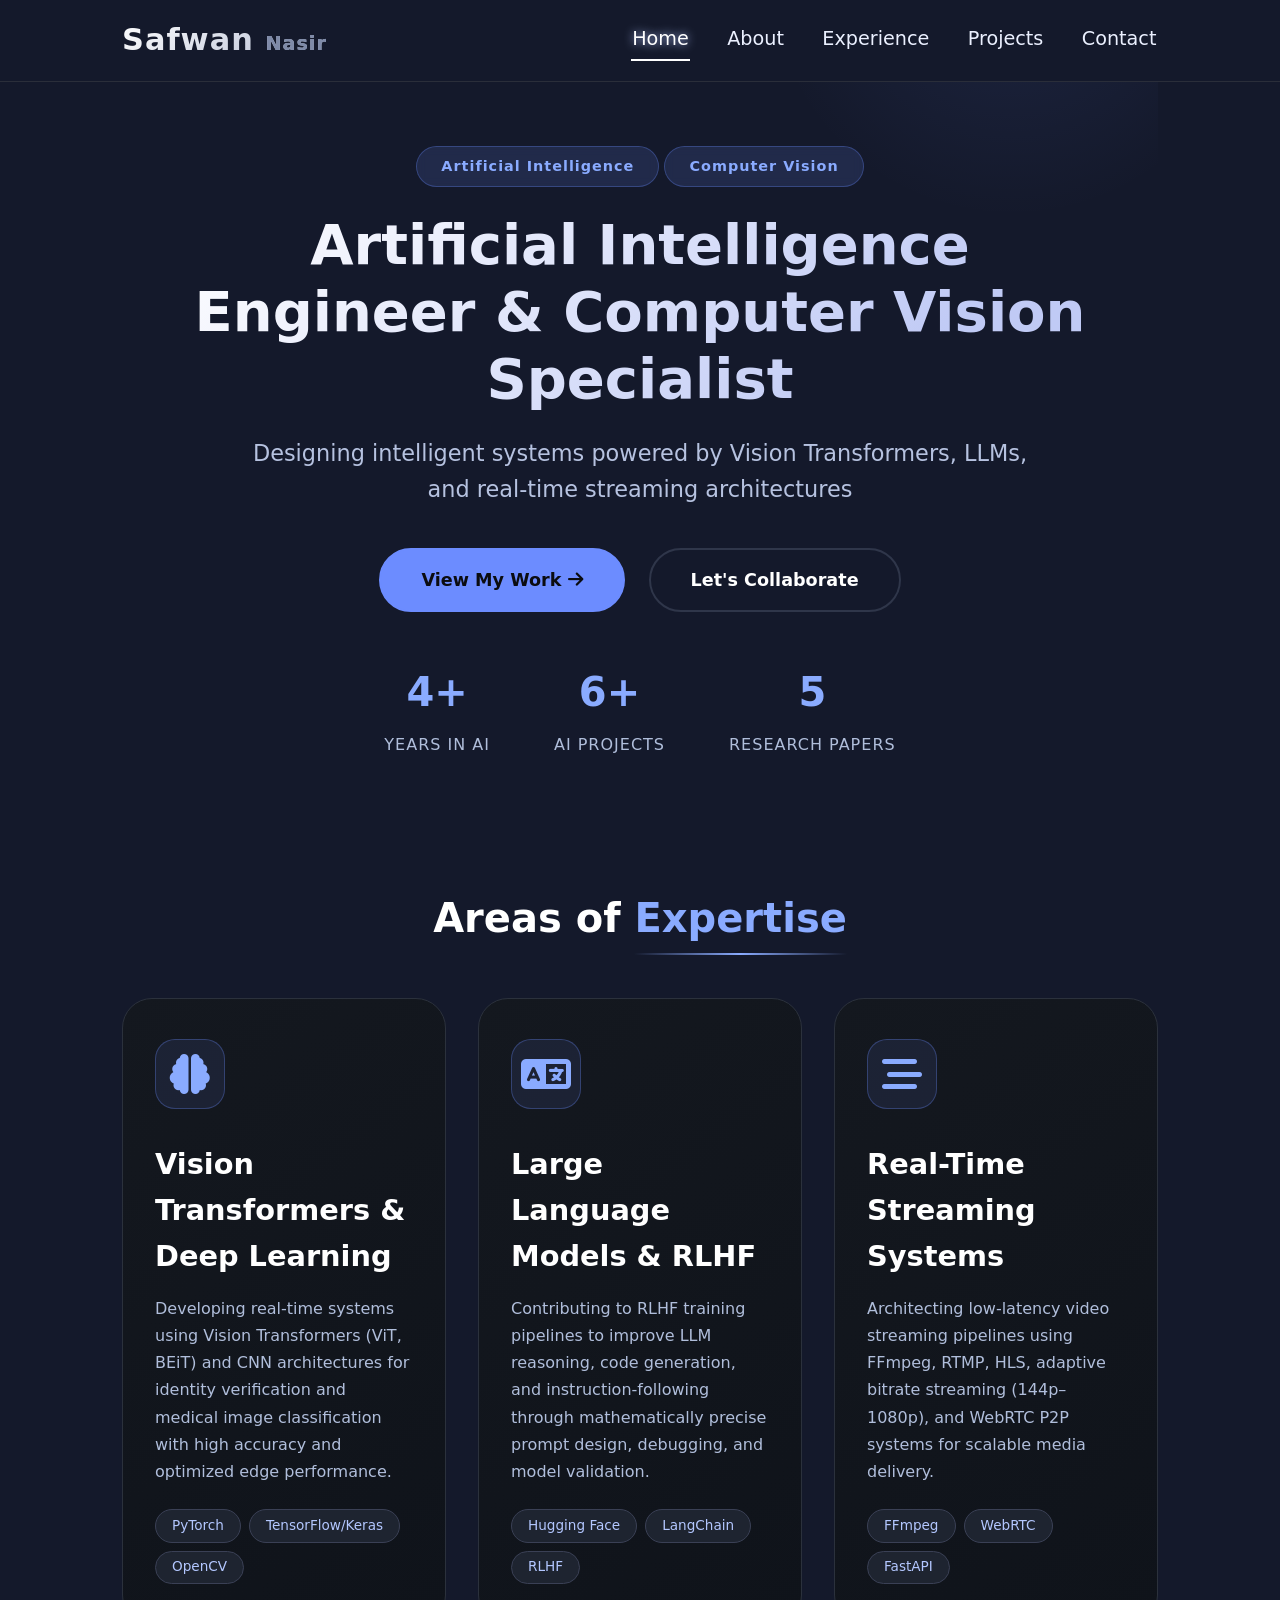
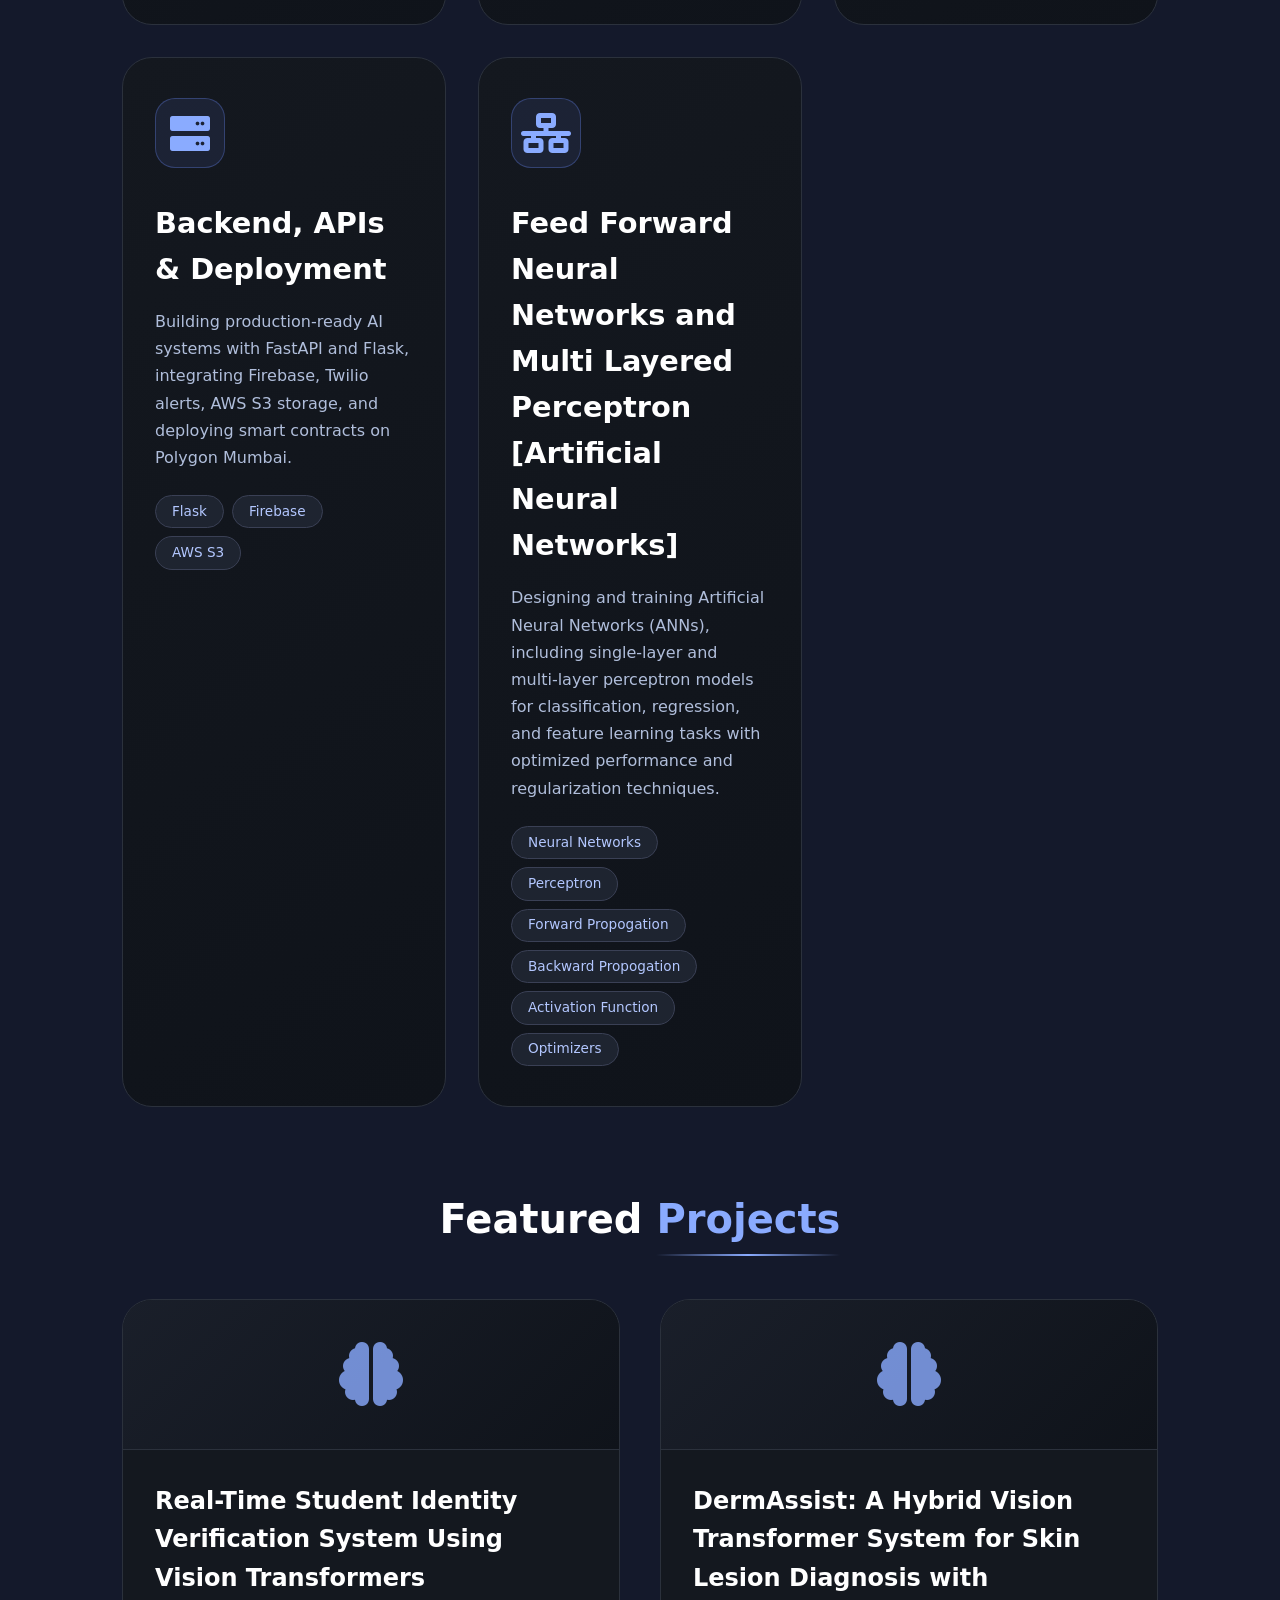
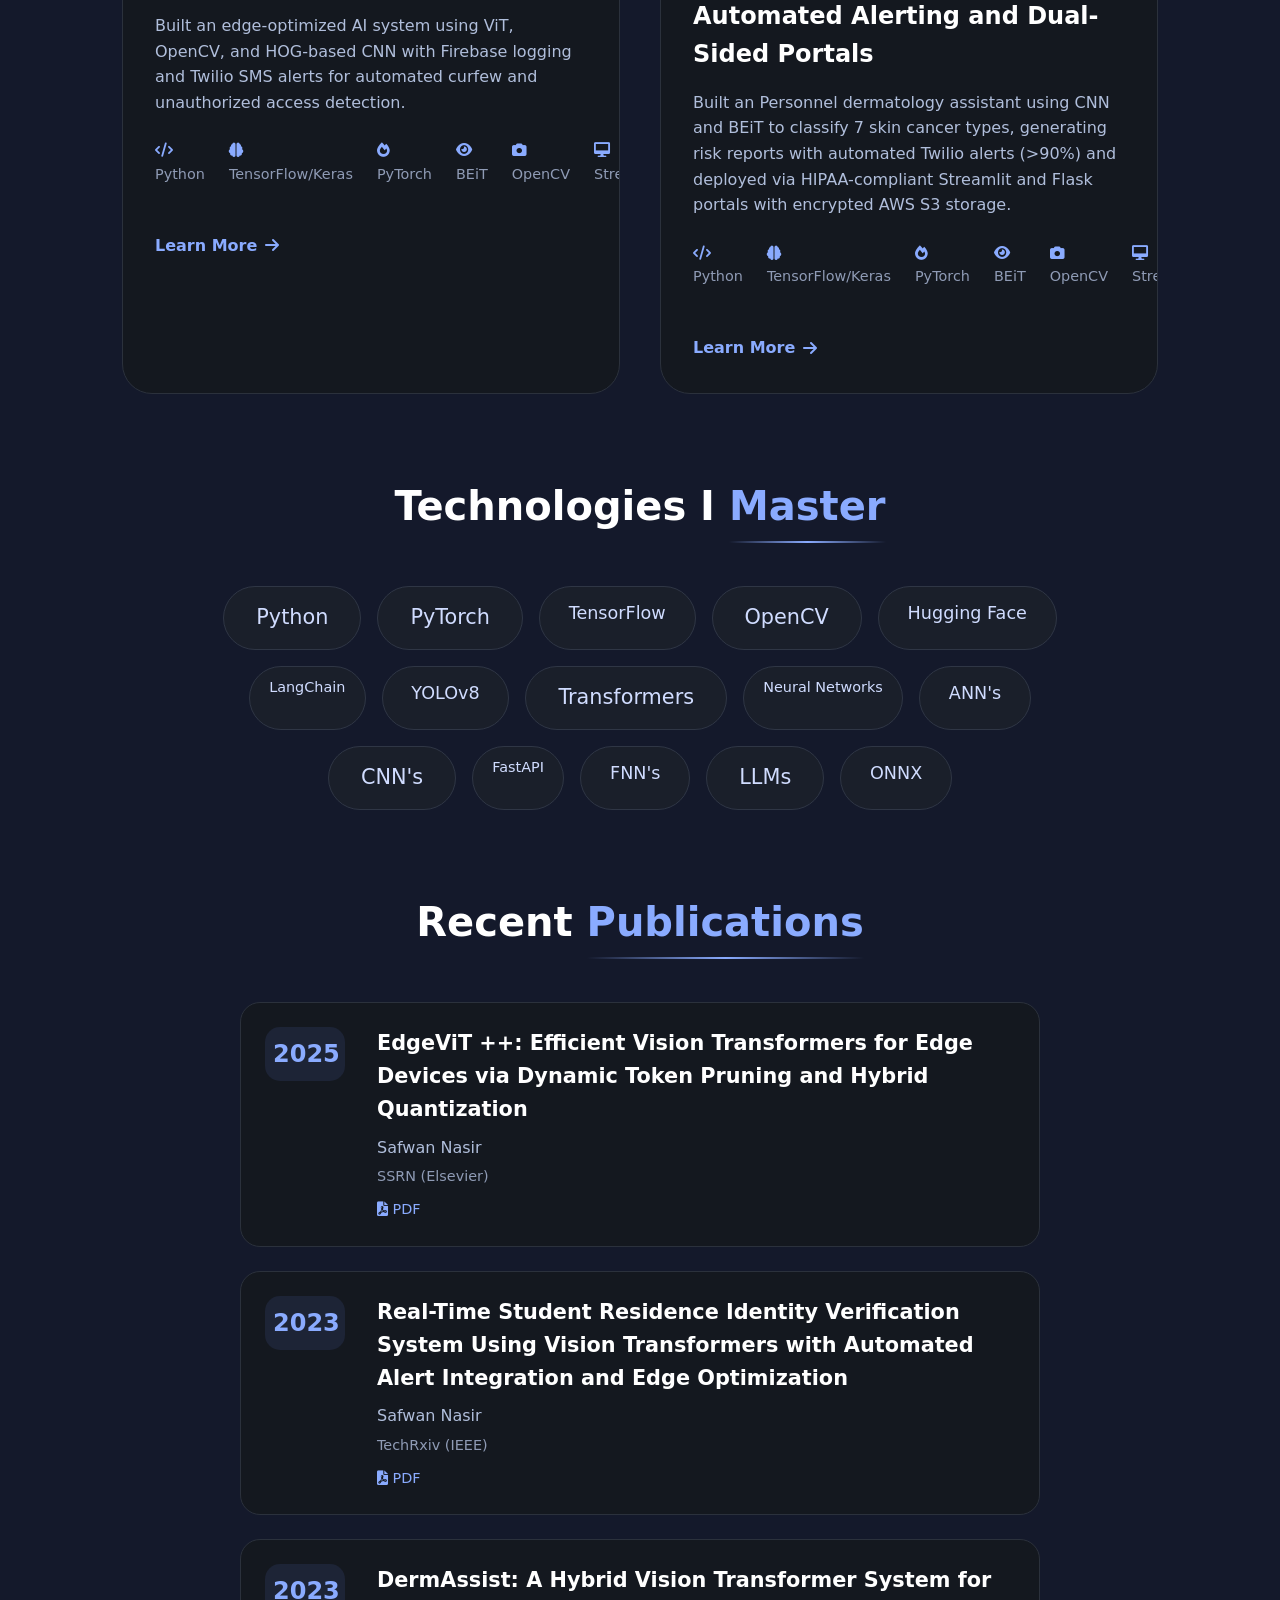
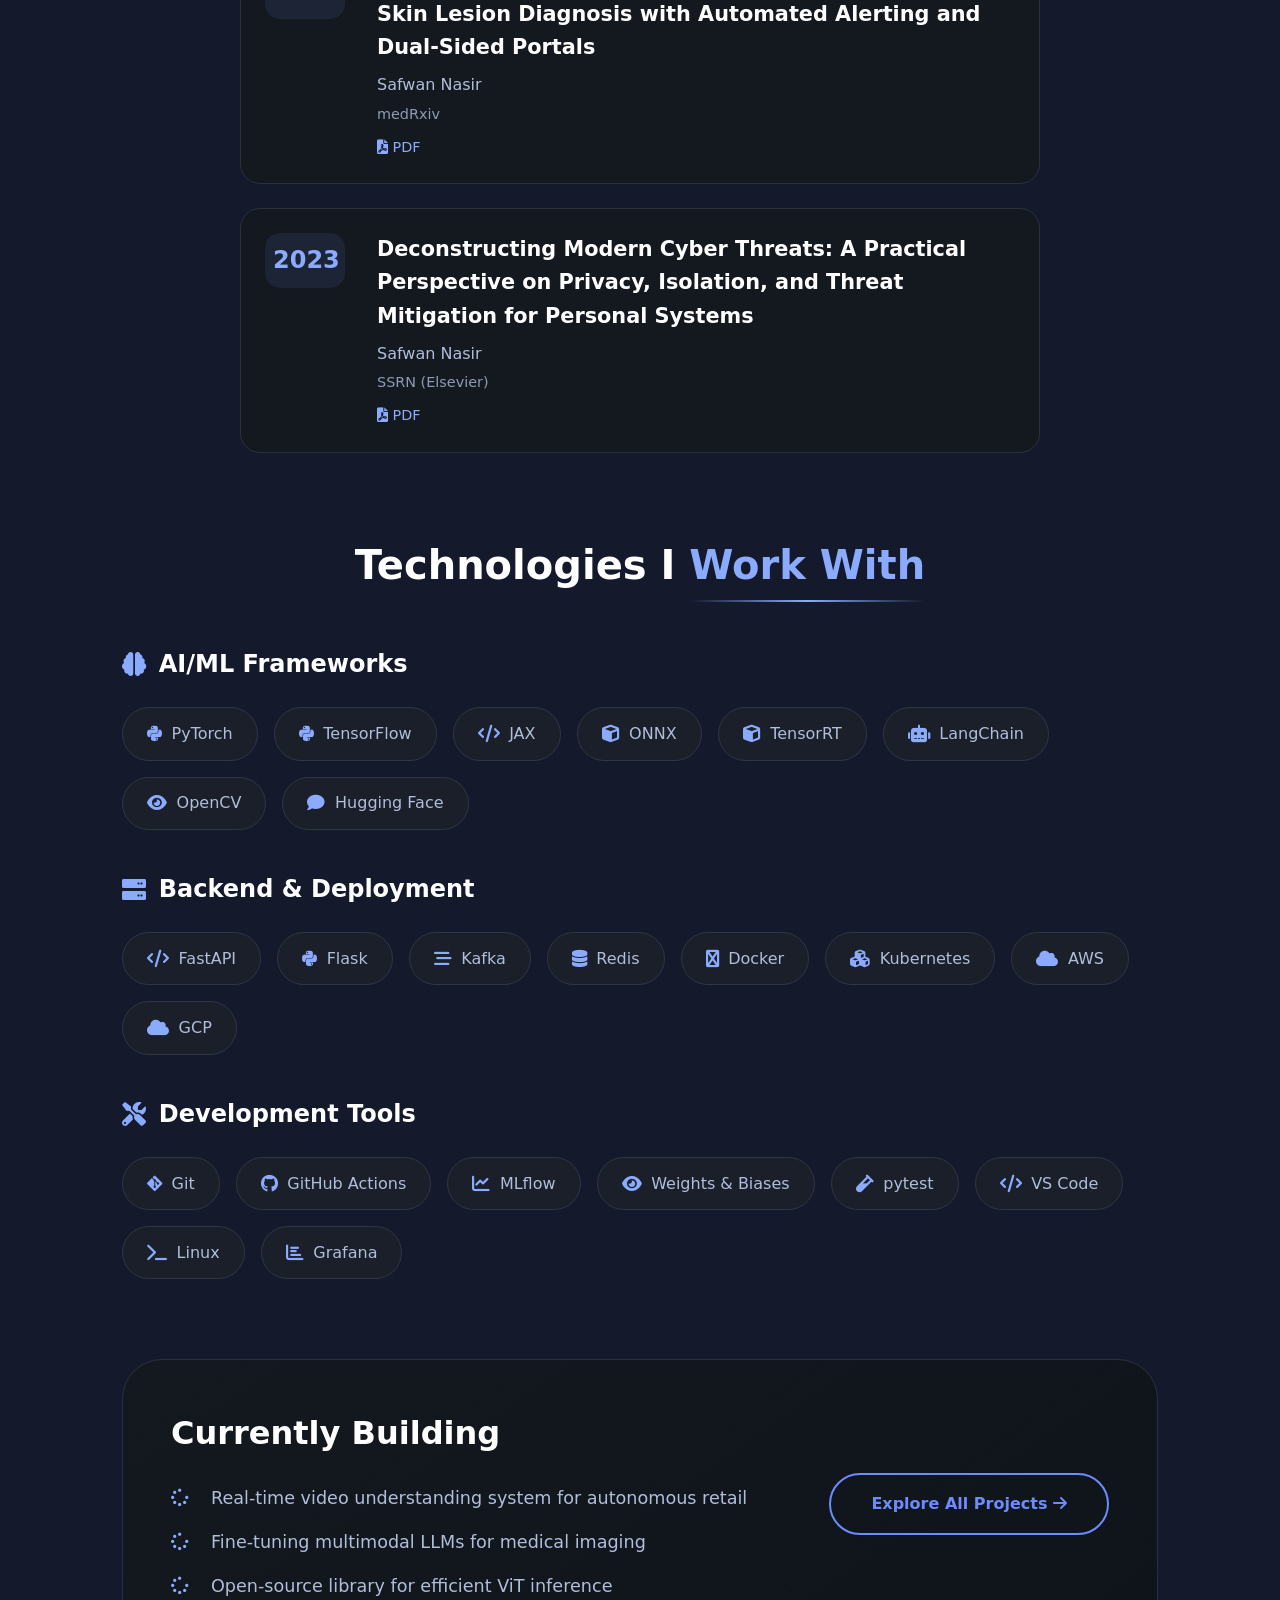
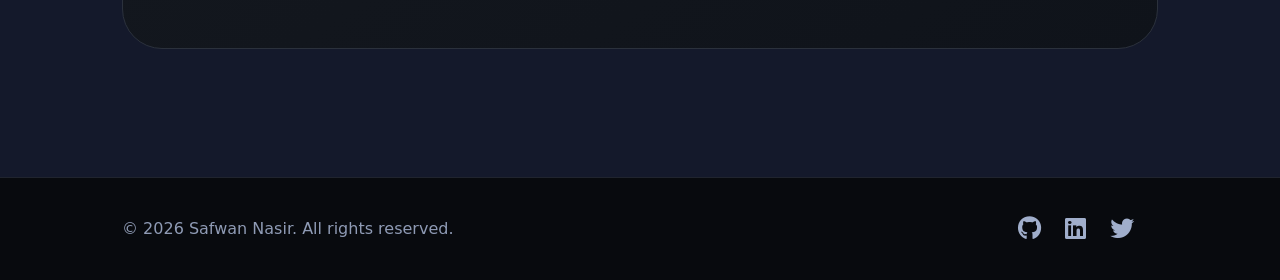
<file: index.html>
<!DOCTYPE html>
<html lang="en">

<head>
    <meta charset="UTF-8">
    <meta name="viewport" content="width=device-width, initial-scale=1.0">
    <title>Safwan Nasir - AI Engineer</title>
    <link rel="stylesheet" href="https://cdnjs.cloudflare.com/ajax/libs/font-awesome/6.0.0-beta3/css/all.min.css">
    <link rel="stylesheet" href="style.css">
</head>

<body>
    <!-- Page Transition Overlay -->
    <div class="page-transition" id="pageTransition"></div>

    <!-- Header -->
    <header>
        <div class="container nav-bar">
            <div class="logo">Safwan <span>Nasir</span></div>
            <div class="nav-links">
                <a href="index.html" class="active">Home</a>
                <a href="about.html">About</a>
                <a href="experience.html">Experience</a>
                <a href="projects.html">Projects</a>
                <a href="contact.html">Contact</a>
            </div>
        </div>
    </header>

    <!-- Main Content -->
    <main>
        <div class="container">
            <!-- Hero Section with Enhanced Design -->
            <div class="hero-modern">
                <div class="hero-content">
                    <span class="hero-badge">Artificial Intelligence</span>
                    <span class="hero-badge">Computer Vision</span>
                    <h1 class="hero-title">Artificial Intelligence Engineer & Computer Vision Specialist</h1>
                    <p class="hero-description">Designing intelligent systems powered by Vision Transformers, LLMs, and
                        real-time streaming architectures</p>
                    <div class="hero-cta">
                        <a href="#featured-work" class="cta-primary">View My Work <i class="fas fa-arrow-right"></i></a>
                        <a href="contact.html" class="cta-secondary">Let's Collaborate</a>
                    </div>
                </div>
                <div class="hero-stats">
                    <div class="hero-stat-item">
                        <span class="hero-stat-number">4+</span>
                        <span class="hero-stat-label">Years in AI</span>
                    </div>
                    <div class="hero-stat-item">
                        <span class="hero-stat-number">6+</span>
                        <span class="hero-stat-label">AI Projects</span>
                    </div>
                    <div class="hero-stat-item">
                        <span class="hero-stat-number">5</span>
                        <span class="hero-stat-label">Research Papers</span>
                    </div>
                </div>
            </div>

            <!-- Specialization Cards - Redesigned -->
            <div class="specialization-section" id="featured-work">
                <h2 class="section-title">Areas of <span class="title-highlight">Expertise</span></h2>
                <div class="specialization-grid">

                    <div class="specialization-card">
                        <div class="card-icon">
                            <i class="fas fa-brain"></i>
                        </div>
                        <h3>Vision Transformers & Deep Learning</h3>
                        <p>Developing real-time systems using Vision Transformers (ViT, BEiT) and CNN architectures for
                            identity verification and medical image classification with high accuracy and optimized edge
                            performance.</p>
                        <div class="card-tech">
                            <span>PyTorch</span>
                            <span>TensorFlow/Keras</span>
                            <span>OpenCV</span>
                        </div>
                    </div>

                    <div class="specialization-card">
                        <div class="card-icon">
                            <i class="fas fa-language"></i>
                        </div>
                        <h3>Large Language Models & RLHF</h3>
                        <p>Contributing to RLHF training pipelines to improve LLM reasoning, code generation, and
                            instruction-following through mathematically precise prompt design, debugging, and model
                            validation.</p>
                        <div class="card-tech">
                            <span>Hugging Face</span>
                            <span>LangChain</span>
                            <span>RLHF</span>
                        </div>
                    </div>

                    <div class="specialization-card">
                        <div class="card-icon">
                            <i class="fas fa-stream"></i>
                        </div>
                        <h3>Real-Time Streaming Systems</h3>
                        <p>Architecting low-latency video streaming pipelines using FFmpeg, RTMP, HLS, adaptive bitrate
                            streaming (144p–1080p), and WebRTC P2P systems for scalable media delivery.</p>
                        <div class="card-tech">
                            <span>FFmpeg</span>
                            <span>WebRTC</span>
                            <span>FastAPI</span>
                        </div>
                    </div>

                    <div class="specialization-card">
                        <div class="card-icon">
                            <i class="fas fa-server"></i>
                        </div>
                        <h3>Backend, APIs & Deployment</h3>
                        <p>Building production-ready AI systems with FastAPI and Flask, integrating Firebase, Twilio
                            alerts, AWS S3 storage, and deploying smart contracts on Polygon Mumbai.</p>
                        <div class="card-tech">
                            <span>Flask</span>
                            <span>Firebase</span>
                            <span>AWS S3</span>
                        </div>
                    </div>

                    <div class="specialization-card">
                        <div class="card-icon">
                            <i class="fas fa-network-wired"></i>
                        </div>
                        <h3>Feed Forward Neural Networks and Multi Layered Perceptron [Artificial Neural Networks]</h3>
                        <p>Designing and training Artificial Neural Networks (ANNs), including single-layer and
                            multi-layer perceptron models for classification, regression, and feature learning tasks
                            with optimized performance and regularization techniques.</p>
                        <div class="card-tech">
                            <span>Neural Networks</span>
                            <span>Perceptron</span>
                            <span>Forward Propogation</span>
                            <span>Backward Propogation</span>
                            <span>Activation Function</span>
                            <span>Optimizers</span>
                        </div>
                    </div>

                </div>
            </div>

            <!-- Featured Projects Showcase -->
            <div class="showcase-section">
                <h2 class="section-title">Featured <span class="title-highlight">Projects</span></h2>
                <div class="showcase-grid">
                    <div class="showcase-item">
                        <div class="showcase-image">
                            <i class="fas fa-brain"></i>
                        </div>
                        <div class="showcase-content">
                            <h3>Real-Time Student Identity Verification System Using Vision Transformers</h3>
                            <p>Built an edge-optimized AI system using ViT, OpenCV, and HOG-based CNN with Firebase
                                logging and Twilio SMS alerts for automated curfew and unauthorized access detection.
                            </p>
                            <div class="showcase-meta">
                                <span><i class="fas fa-code"></i> Python</span>
                                <span><i class="fas fa-brain"></i> TensorFlow/Keras</span>
                                <span><i class="fas fa-fire"></i> PyTorch</span>
                                <span><i class="fas fa-eye"></i> BEiT</span>
                                <span><i class="fas fa-camera"></i> OpenCV</span>
                                <span><i class="fas fa-desktop"></i> Streamlit</span>
                                <span><i class="fas fa-server"></i> Flask</span>
                                <span><i class="fas fa-comment-dots"></i> Twilio API</span>
                                <span><i class="fas fa-cloud"></i> AWS S3</span>
                            </div>
                            <a href="#" class="showcase-link">Learn More <i class="fas fa-arrow-right"></i></a>
                        </div>
                    </div>

                    <div class="showcase-item">
                        <div class="showcase-image">
                            <i class="fas fa-brain"></i>
                        </div>
                        <div class="showcase-content">
                            <h3>DermAssist: A Hybrid Vision Transformer System for Skin Lesion Diagnosis with Automated
                                Alerting and Dual-Sided Portals</h3>
                            <p>Built an Personnel dermatology assistant using CNN and BEiT to classify 7 skin cancer
                                types, generating risk reports with automated Twilio alerts (>90%) and deployed via
                                HIPAA-compliant Streamlit and Flask portals with encrypted AWS S3 storage.</p>
                            <div class="showcase-meta">
                                <span><i class="fas fa-code"></i> Python</span>
                                <span><i class="fas fa-brain"></i> TensorFlow/Keras</span>
                                <span><i class="fas fa-fire"></i> PyTorch</span>
                                <span><i class="fas fa-eye"></i> BEiT</span>
                                <span><i class="fas fa-camera"></i> OpenCV</span>
                                <span><i class="fas fa-desktop"></i> Streamlit</span>
                                <span><i class="fas fa-server"></i> Flask</span>
                                <span><i class="fas fa-comment-dots"></i> Twilio API</span>
                                <span><i class="fas fa-cloud"></i> AWS S3</span>
                            </div>
                            <a href="#" class="showcase-link">Learn More <i class="fas fa-arrow-right"></i></a>
                        </div>
                    </div>
                </div>
            </div>

            <!-- Skills & Technologies -->
            <div class="skills-section">
                <h2 class="section-title">Technologies I <span class="title-highlight">Master</span></h2>
                <div class="skills-cloud">
                    <span class="skill-cloud-item large">Python</span>
                    <span class="skill-cloud-item large">PyTorch</span>
                    <span class="skill-cloud-item medium">TensorFlow</span>
                    <span class="skill-cloud-item large">OpenCV</span>
                    <span class="skill-cloud-item medium">Hugging Face</span>
                    <span class="skill-cloud-item small">LangChain</span>
                    <span class="skill-cloud-item medium">YOLOv8</span>
                    <span class="skill-cloud-item large">Transformers</span>
                    <span class="skill-cloud-item small">Neural Networks</span>
                    <span class="skill-cloud-item medium">ANN's</span>
                    <span class="skill-cloud-item large">CNN's</span>
                    <span class="skill-cloud-item small">FastAPI</span>
                    <span class="skill-cloud-item medium">FNN's</span>
                    <span class="skill-cloud-item large">LLMs</span>
                    <span class="skill-cloud-item medium">ONNX</span>
                </div>
            </div>

            <!-- Research & Publications -->
            <div class="publications-section">
                <h2 class="section-title">Recent <span class="title-highlight">Publications</span></h2>
                <div class="publications-list">
                    <div class="publication-item">
                        <div class="publication-year">2025</div>
                        <div class="publication-content">
                            <h3>EdgeViT ++: Efficient Vision Transformers for Edge Devices via Dynamic Token Pruning and Hybrid Quantization</h3>
                            <p class="publication-authors">Safwan Nasir</p>
                            <p class="publication-venue">SSRN (Elsevier)</p>
                            <a href="https://papers.ssrn.com/sol3/papers.cfm?abstract_id=5319357" class="publication-link"><i class="fas fa-file-pdf"></i> PDF</a>
                        </div>
                    </div>
                    <div class="publication-item">
                        <div class="publication-year">2023</div>
                        <div class="publication-content">
                            <h3>Real-Time Student Residence Identity Verification System Using Vision Transformers with Automated Alert Integration and Edge Optimization</h3>
                            <p class="publication-authors">Safwan Nasir</p>
                            <p class="publication-venue">TechRxiv (IEEE)</p>
                            <a href="https://www.techrxiv.org/users/917918/articles/1313395-real-time-student-residence-identity-verification-system-using-vision-transformers-with-automated-alert-integration-and-edge-optimization?commit=b25ccd429b8e20602959a5618977d9cbfe59d94c" class="publication-link"><i class="fas fa-file-pdf"></i> PDF</a>
                        </div>
                    </div>
                    <div class="publication-item">
                        <div class="publication-year">2023</div>
                        <div class="publication-content">
                            <h3>DermAssist: A Hybrid Vision Transformer System for Skin Lesion Diagnosis with Automated Alerting and Dual-Sided Portals</h3>
                            <p class="publication-authors">Safwan Nasir</p>
                            <p class="publication-venue">medRxiv</p>
                            <a href="https://www.medrxiv.org/content/10.1101/2025.07.15.25331570v1" class="publication-link"><i class="fas fa-file-pdf"></i> PDF</a>
                        </div>
                    </div>
                    <div class="publication-item">
                        <div class="publication-year">2023</div>
                        <div class="publication-content">
                            <h3>Deconstructing Modern Cyber Threats: A Practical Perspective on Privacy, Isolation, and Threat Mitigation for Personal Systems</h3>
                            <p class="publication-authors">Safwan Nasir</p>
                            <p class="publication-venue">SSRN (Elsevier)</p>
                            <a href="https://papers.ssrn.com/sol3/papers.cfm?abstract_id=5353661" class="publication-link"><i class="fas fa-file-pdf"></i> PDF</a>
                        </div>
                    </div>
                </div>

                <!-- Tech Stack & Tools -->
<div class="tech-stack-section">
    <h2 class="section-title">Technologies I <span class="title-highlight">Work With</span></h2>
    
    <div class="tech-categories">
        <div class="tech-category">
            <h3><i class="fas fa-brain"></i> AI/ML Frameworks</h3>
            <div class="tech-items">
                <span class="tech-item"><i class="fab fa-python"></i> PyTorch</span>
                <span class="tech-item"><i class="fab fa-python"></i> TensorFlow</span>
                <span class="tech-item"><i class="fas fa-code"></i> JAX</span>
                <span class="tech-item"><i class="fas fa-cube"></i> ONNX</span>
                <span class="tech-item"><i class="fas fa-cube"></i> TensorRT</span>
                <span class="tech-item"><i class="fas fa-robot"></i> LangChain</span>
                <span class="tech-item"><i class="fas fa-eye"></i> OpenCV</span>
                <span class="tech-item"><i class="fas fa-comment"></i> Hugging Face</span>
            </div>
        </div>

        <div class="tech-category">
            <h3><i class="fas fa-server"></i> Backend & Deployment</h3>
            <div class="tech-items">
                <span class="tech-item"><i class="fas fa-code"></i> FastAPI</span>
                <span class="tech-item"><i class="fab fa-python"></i> Flask</span>
                <span class="tech-item"><i class="fas fa-stream"></i> Kafka</span>
                <span class="tech-item"><i class="fas fa-database"></i> Redis</span>
                <span class="tech-item"><i class="fas fa-docker"></i> Docker</span>
                <span class="tech-item"><i class="fas fa-cubes"></i> Kubernetes</span>
                <span class="tech-item"><i class="fas fa-cloud"></i> AWS</span>
                <span class="tech-item"><i class="fas fa-cloud"></i> GCP</span>
            </div>
        </div>

        <div class="tech-category">
            <h3><i class="fas fa-tools"></i> Development Tools</h3>
            <div class="tech-items">
                <span class="tech-item"><i class="fab fa-git-alt"></i> Git</span>
                <span class="tech-item"><i class="fab fa-github"></i> GitHub Actions</span>
                <span class="tech-item"><i class="fas fa-chart-line"></i> MLflow</span>
                <span class="tech-item"><i class="fas fa-eye"></i> Weights & Biases</span>
                <span class="tech-item"><i class="fas fa-vial"></i> pytest</span>
                <span class="tech-item"><i class="fas fa-code"></i> VS Code</span>
                <span class="tech-item"><i class="fas fa-terminal"></i> Linux</span>
                <span class="tech-item"><i class="fas fa-chart-bar"></i> Grafana</span>
            </div>
        </div>
    </div>
</div>

                <!-- Current Work & Interests -->
                <div class="interests-section">
                    <div class="interests-content">
                        <h2>Currently Building</h2>
                        <div class="interest-items">
                            <div class="interest-item">
                                <i class="fas fa-spinner fa-pulse"></i>
                                <span>Real-time video understanding system for autonomous retail</span>
                            </div>
                            <div class="interest-item">
                                <i class="fas fa-spinner fa-pulse"></i>
                                <span>Fine-tuning multimodal LLMs for medical imaging</span>
                            </div>
                            <div class="interest-item">
                                <i class="fas fa-spinner fa-pulse"></i>
                                <span>Open-source library for efficient ViT inference</span>
                            </div>
                        </div>
                    </div>
                    <div class="interests-cta">
                        <a href="projects.html" class="cta-outline">Explore All Projects <i
                                class="fas fa-arrow-right"></i></a>
                    </div>
                </div>
            </div>
    </main>

    <!-- Footer -->
    <footer>
        <div class="container">
            <div class="footer-content">
                <div class="footer-info">
                    <p>&copy; 2026 Safwan Nasir. All rights reserved.</p>
                </div>
                <div class="social-links">
                    <a href="#"><i class="fab fa-github"></i></a>
                    <a href="#"><i class="fab fa-linkedin"></i></a>
                    <a href="#"><i class="fab fa-twitter"></i></a>
                    <a href="#"><i class="fab fa-google-scholar"></i></a>
                </div>
            </div>
        </div>
    </footer>

    <script src="script.js"></script>
</body>

</html>
</file>
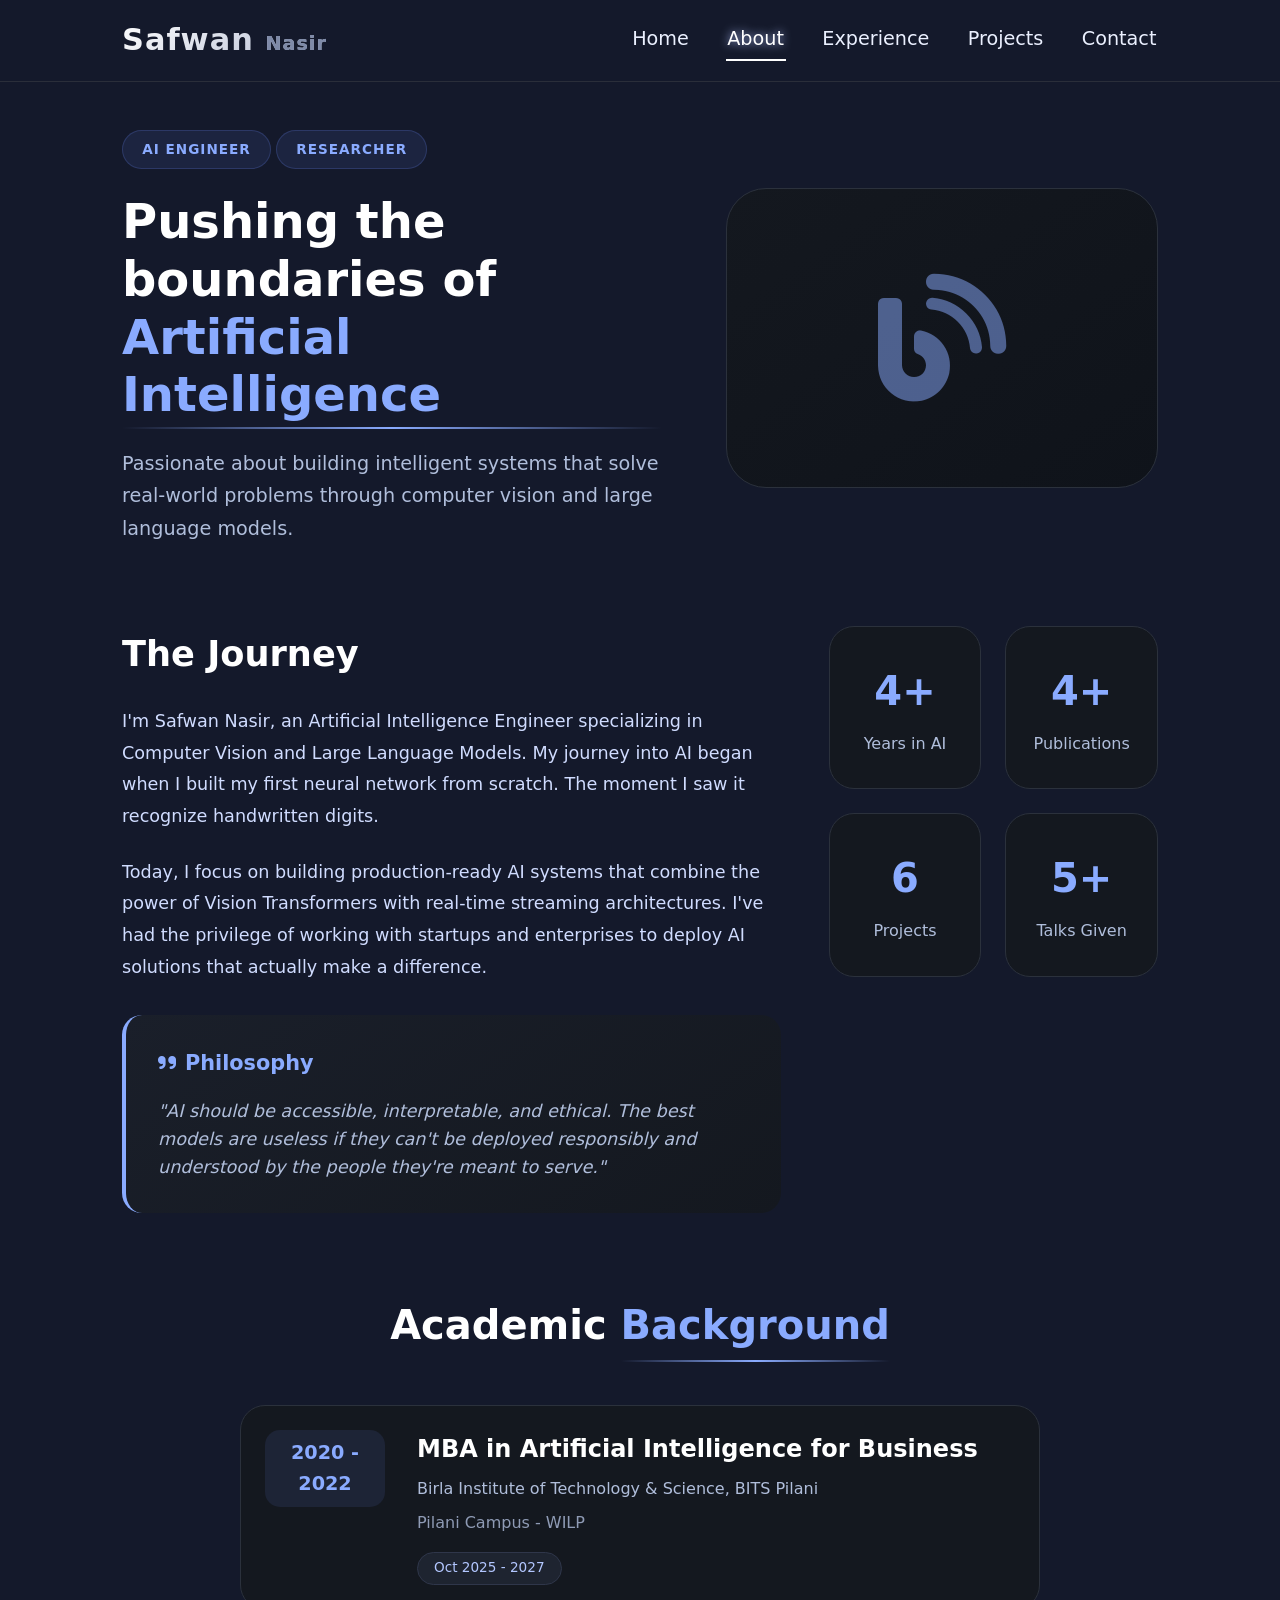
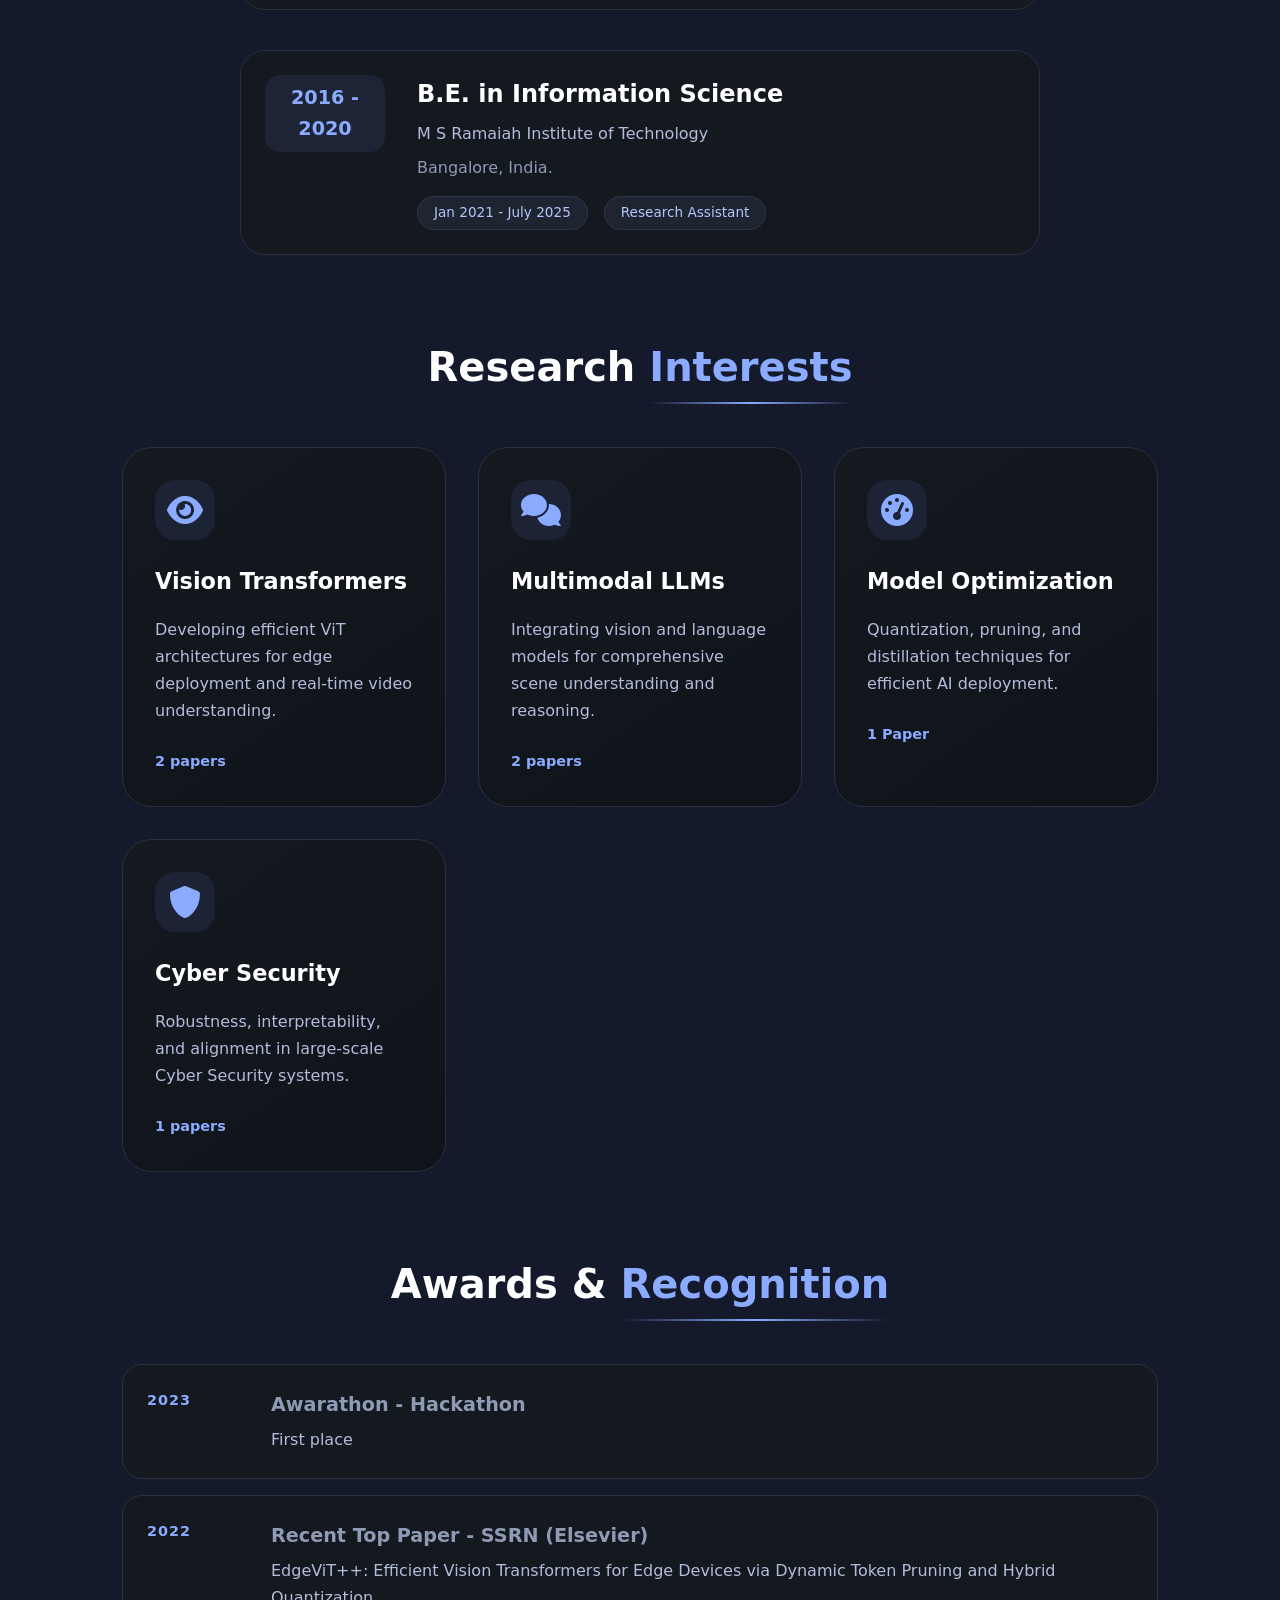
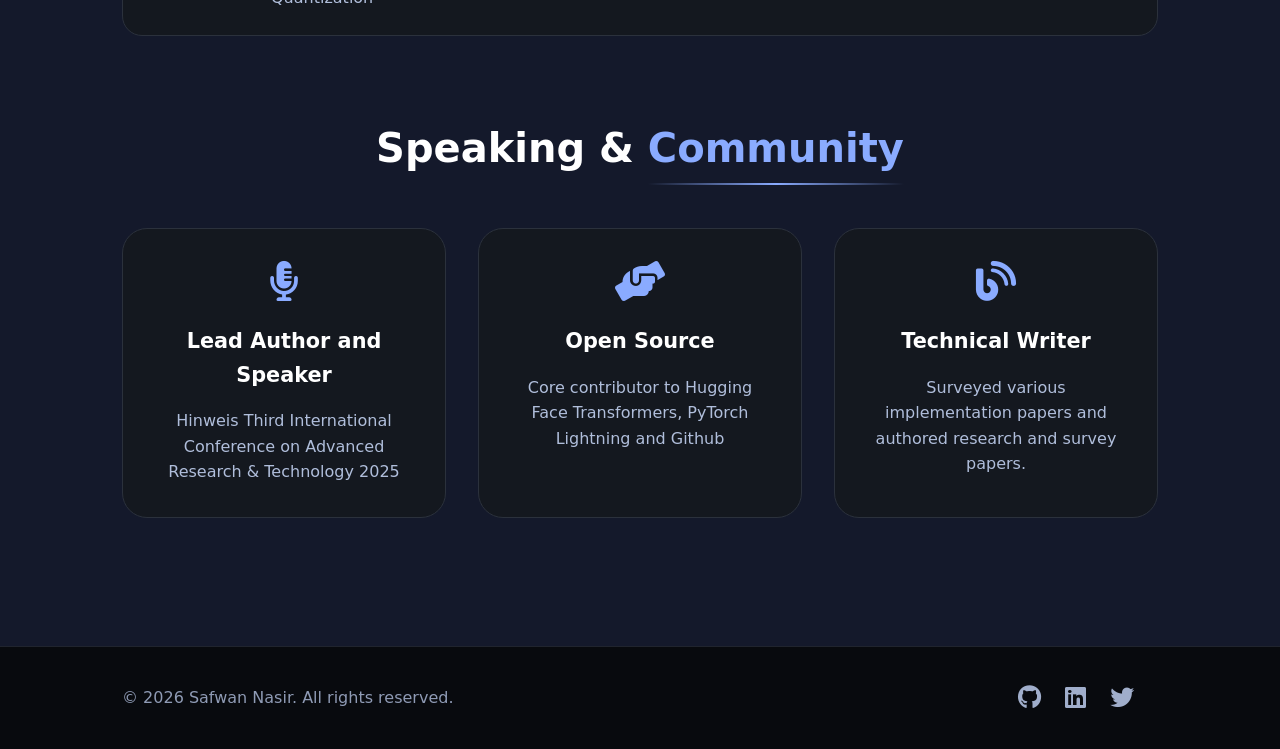
<file: about.html>
<!DOCTYPE html>
<html lang="en">
<head>
    <meta charset="UTF-8">
    <meta name="viewport" content="width=device-width, initial-scale=1.0">
    <title>Safwan Nasir - About | AI Engineer</title>
    <link rel="stylesheet" href="https://cdnjs.cloudflare.com/ajax/libs/font-awesome/6.0.0-beta3/css/all.min.css">
    <link rel="stylesheet" href="style.css">
</head>
<body>
    <!-- Page Transition Overlay -->
    <div class="page-transition" id="pageTransition"></div>

    <!-- Header -->
    <header>
        <div class="container nav-bar">
            <div class="logo">Safwan <span>Nasir</span></div>
            <div class="nav-links">
                <a href="index.html">Home</a>
                <a href="about.html" class="active">About</a>
                <a href="experience.html">Experience</a>
                <a href="projects.html">Projects</a>
                <a href="contact.html">Contact</a>
            </div>
        </div>
    </header>

    <!-- Main Content -->
    <main>
        <div class="container">
            <!-- Hero Section -->
            <div class="about-hero">
                <div class="about-hero-content">
                    <span class="about-badge">AI ENGINEER</span>
                    <span class="about-badge">RESEARCHER</span>
                    <h1 class="about-title">Pushing the boundaries of <span class="title-highlight">Artificial Intelligence</span></h1>
                    <p class="about-subtitle">Passionate about building intelligent systems that solve real-world problems through computer vision and large language models.</p>
                </div>
                <div class="about-image">
                    <div class="image-placeholder">
                        <i class="fas fa-blog"></i>
                    </div>
                </div>
            </div>

            <!-- Bio Section -->
            <div class="bio-section">
                <div class="bio-content">
                    <h2>The Journey</h2>
                    <p class="bio-text">I'm Safwan Nasir, an Artificial Intelligence Engineer specializing in Computer Vision and Large Language Models. My journey into AI began when I built my first neural network from scratch. The moment I saw it recognize handwritten digits.</p>
                    <p class="bio-text">Today, I focus on building production-ready AI systems that combine the power of Vision Transformers with real-time streaming architectures. I've had the privilege of working with startups and enterprises to deploy AI solutions that actually make a difference.</p>
                    
                    <div class="philosophy-box">
                        <h3><i class="fas fa-quote-right"></i>Philosophy</h3>
                        <p>"AI should be accessible, interpretable, and ethical. The best models are useless if they can't be deployed responsibly and understood by the people they're meant to serve."</p>
                    </div>
                </div>
                
                <div class="bio-stats">
                    <div class="bio-stat-item">
                        <div class="bio-stat-number">4+</div>
                        <div class="bio-stat-label">Years in AI</div>
                    </div>
                    <div class="bio-stat-item">
                        <div class="bio-stat-number">4+</div>
                        <div class="bio-stat-label">Publications</div>
                    </div>
                    <div class="bio-stat-item">
                        <div class="bio-stat-number">6</div>
                        <div class="bio-stat-label">Projects</div>
                    </div>
                    <div class="bio-stat-item">
                        <div class="bio-stat-number">5+</div>
                        <div class="bio-stat-label">Talks Given</div>
                    </div>
                </div>
            </div>

            <!-- Education Timeline -->
            <div class="education-section">
                <h2 class="section-title">Academic <span class="title-highlight">Background</span></h2>
                
                <div class="education-timeline">
                    <div class="edu-item">
                        <div class="edu-year">2020 - 2022</div>
                        <div class="edu-content">
                            <h3>MBA in Artificial Intelligence for Business</h3>
                            <p class="edu-school">Birla Institute of Technology & Science, BITS Pilani</p>
                            <p class="edu-desc">Pilani Campus - WILP</p>
                            <div class="edu-highlights">
                                <span class="edu-highlight">Oct 2025 - 2027</span>
                            </div>
                        </div>
                    </div>

                    <div class="edu-item">
                        <div class="edu-year">2016 - 2020</div>
                        <div class="edu-content">
                            <h3>B.E. in Information Science</h3>
                            <p class="edu-school">M S Ramaiah Institute of Technology</p>
                            <p class="edu-desc">Bangalore, India.</p>
                            <div class="edu-highlights">
                                <span class="edu-highlight">Jan 2021 - July 2025</span>
                                <span class="edu-highlight">Research Assistant</span>
                            </div>
                        </div>
                    </div>
                </div>
            </div>

            <!-- Research Areas -->
            <div class="research-section">
                <h2 class="section-title">Research <span class="title-highlight">Interests</span></h2>
                
                <div class="research-grid">
                    <div class="research-card">
                        <div class="research-icon">
                            <i class="fas fa-eye"></i>
                        </div>
                        <h3>Vision Transformers</h3>
                        <p>Developing efficient ViT architectures for edge deployment and real-time video understanding.</p>
                        <div class="research-pubs">
                            <span class="pub-count">2 papers</span>
                        </div>
                    </div>

                    <div class="research-card">
                        <div class="research-icon">
                            <i class="fas fa-comments"></i>
                        </div>
                        <h3>Multimodal LLMs</h3>
                        <p>Integrating vision and language models for comprehensive scene understanding and reasoning.</p>
                        <div class="research-pubs">
                            <span class="pub-count">2 papers</span>
                        </div>
                    </div>

                    <div class="research-card">
                        <div class="research-icon">
                            <i class="fas fa-tachometer-alt"></i>
                        </div>
                        <h3>Model Optimization</h3>
                        <p>Quantization, pruning, and distillation techniques for efficient AI deployment.</p>
                        <div class="research-pubs">
                            <span class="pub-count">1 Paper</span>
                        </div>
                    </div>

                    <div class="research-card">
                        <div class="research-icon">
                            <i class="fas fa-shield-alt"></i>
                        </div>
                        <h3>Cyber Security</h3>
                        <p>Robustness, interpretability, and alignment in large-scale Cyber Security systems.</p>
                        <div class="research-pubs">
                            <span class="pub-count">1 papers</span>
                        </div>
                    </div>
                </div>
            </div>

            <!-- Awards & Recognition -->
            <div class="awards-section">
                <h2 class="section-title">Awards & <span class="title-highlight">Recognition</span></h2>
                
                <div class="awards-grid">
                    <div class="award-item">
                        <div class="award-year">2023</div>
                        <div class="award-desc">
                            <h3>Awarathon - Hackathon</h3>
                            <p>First place</p>
                        </div>
                    </div>
                    
                    <div class="award-item">
                        <div class="award-year">2022</div>
                        <div class="award-desc">
                            <h3>Recent Top Paper - SSRN (Elsevier)</h3>
                            <p>EdgeViT++: Efficient Vision Transformers for Edge Devices via Dynamic Token Pruning and Hybrid Quantization</p>
                        </div>
                    </div>
                    </div>
            </div>

            <!-- Speaking & Community -->
            <div class="community-section">
                <h2 class="section-title">Speaking & <span class="title-highlight">Community</span></h2>
                
                <div class="community-grid">
                    <div class="community-card">
                        <i class="fas fa-microphone-alt"></i>
                        <h3>Lead Author and Speaker</h3>
                        <p>Hinweis Third International Conference on Advanced Research & Technology 2025</p>
                    </div>
                    
                    
                    <div class="community-card">
                        <i class="fas fa-hands-helping"></i>
                        <h3>Open Source</h3>
                        <p>Core contributor to Hugging Face Transformers, PyTorch Lightning and Github</p>
                    </div>
                    
                    <div class="community-card">
                        <i class="fas fa-blog"></i>
                        <h3>Technical Writer</h3>
                        <p>Surveyed various implementation papers and authored research and survey papers.</p>
                    </div>
                </div>
            </div>
        </div>
    </main>

    <!-- Footer -->
    <footer>
        <div class="container">
            <div class="footer-content">
                <div class="footer-info">
                    <p>&copy; 2026 Safwan Nasir. All rights reserved.</p>
                </div>
                <div class="social-links">
                    <a href="https://github.com/safwannasir49"><i class="fab fa-github"></i></a>
                    <a href="https://www.linkedin.com/in/md-safwan-nasir-955745219/"><i class="fab fa-linkedin"></i></a>
                    <a href="https://X.com/safwannasir49"><i class="fab fa-twitter"></i></a>
                    <a href="https://scholar.google.com/citations?user=iNOmucAAAAAJ&hl=en"><i class="fab fa-google-scholar"></i></a>
                </div>
            </div>
        </div>
    </footer>

    <script src="script.js"></script>
</body>
</html>
</file>
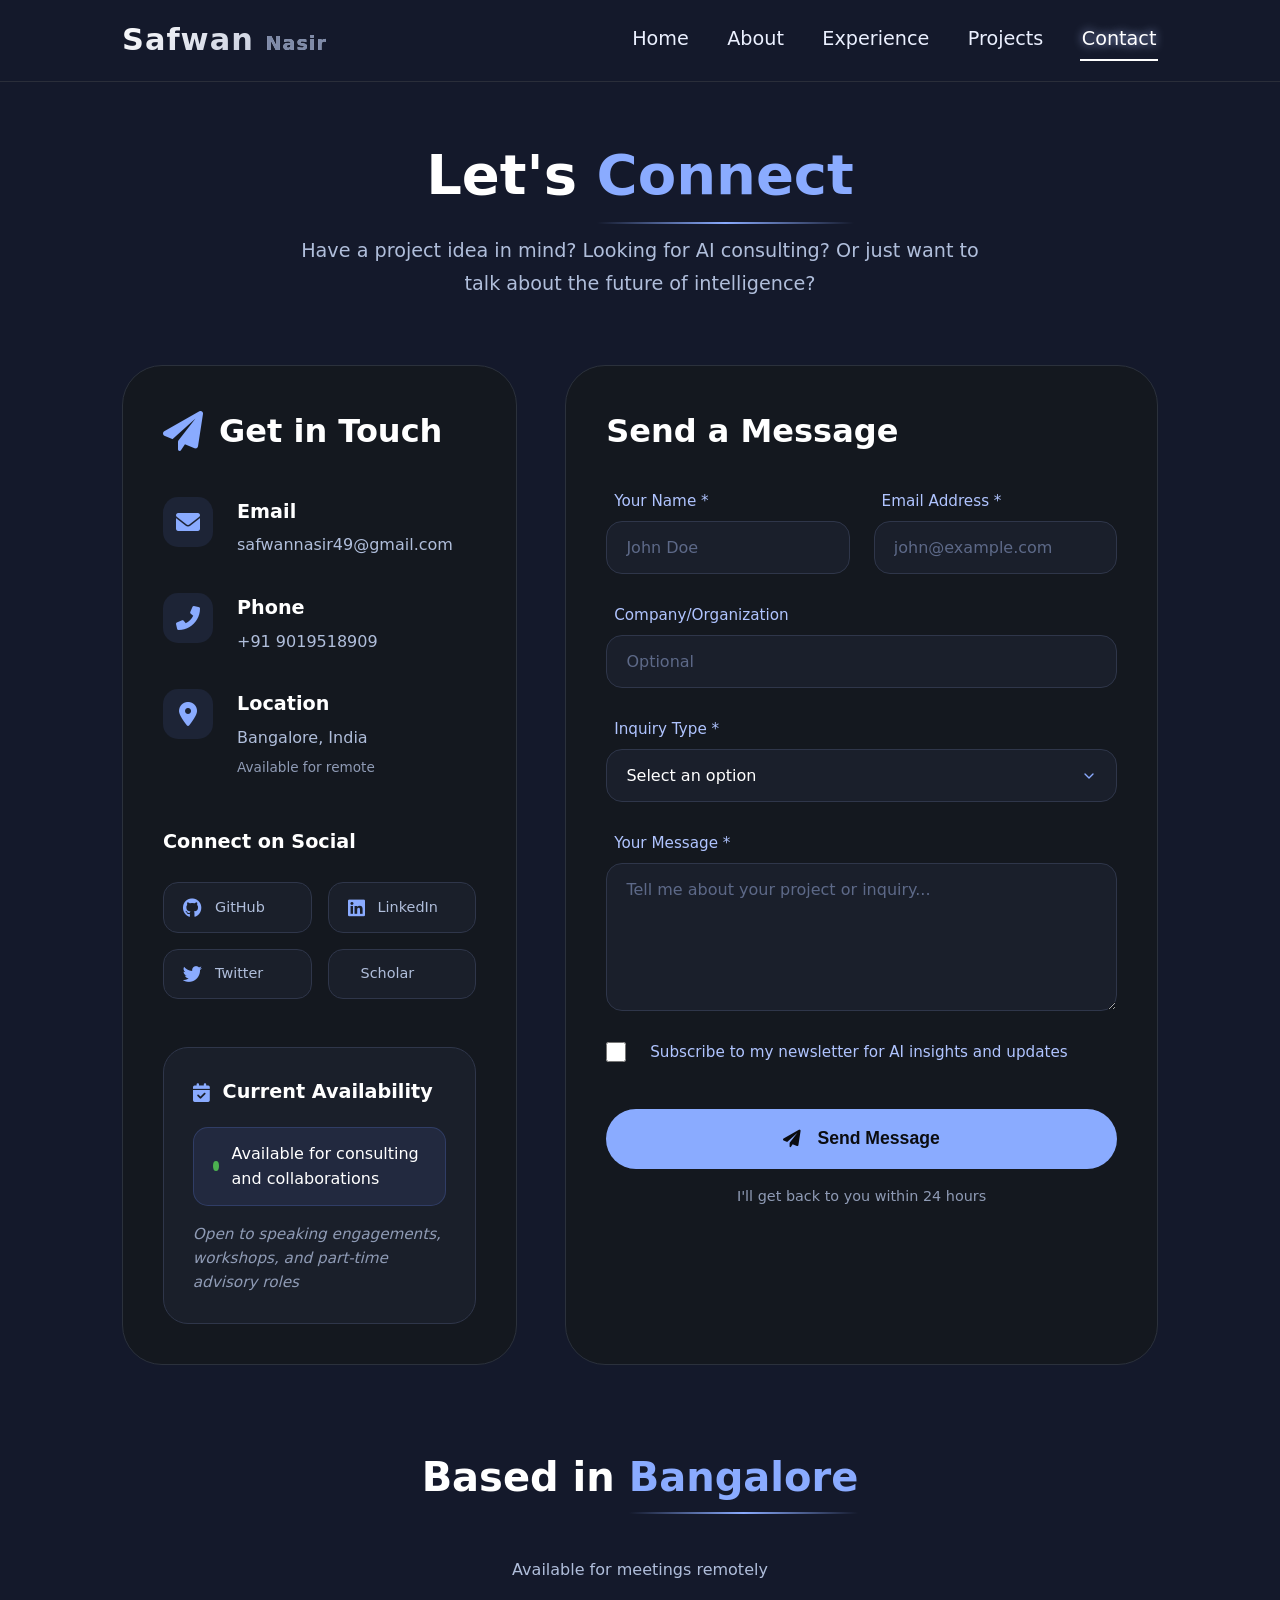
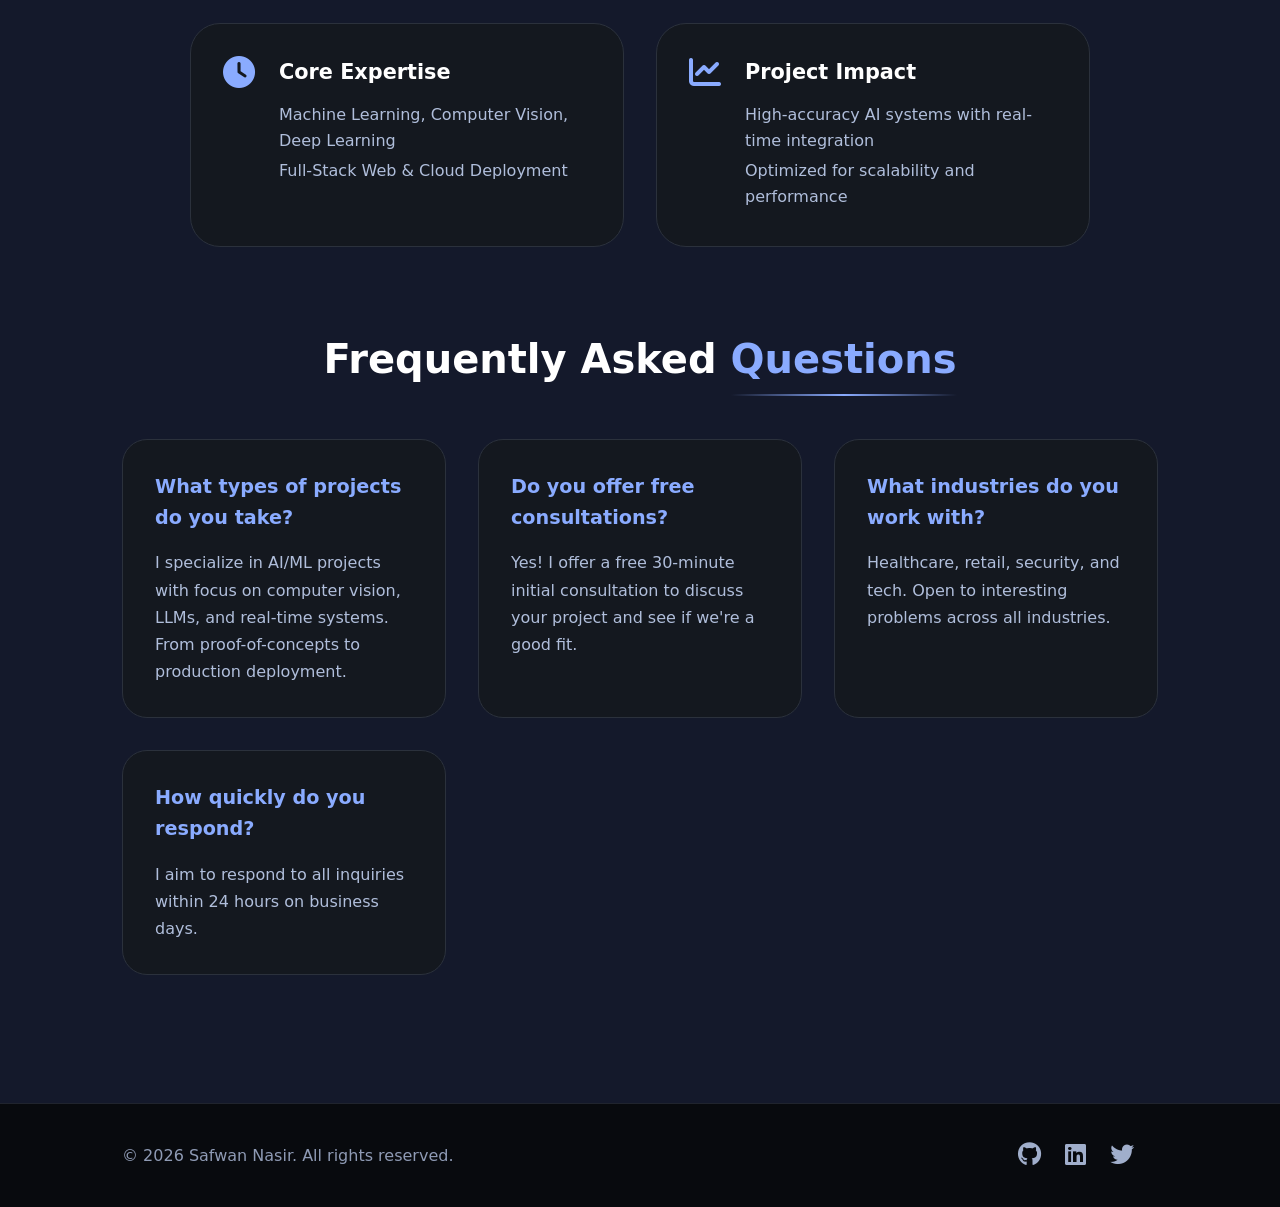
<file: contact.html>
<!DOCTYPE html>
<html lang="en">

<head>
    <meta charset="UTF-8">
    <meta name="viewport" content="width=device-width, initial-scale=1.0">
    <title>Safwan Nasir - Contact | AI Engineer</title>
    <link rel="stylesheet" href="https://cdnjs.cloudflare.com/ajax/libs/font-awesome/6.0.0-beta3/css/all.min.css">
    <link rel="stylesheet" href="style.css">
</head>

<body>
    <!-- Page Transition Overlay -->
    <div class="page-transition" id="pageTransition"></div>

    <!-- Header -->
    <header>
        <div class="container nav-bar">
            <div class="logo">Safwan <span>Nasir</span></div>
            <div class="nav-links">
                <a href="index.html">Home</a>
                <a href="about.html">About</a>
                <a href="experience.html">Experience</a>
                <a href="projects.html">Projects</a>
                <a href="contact.html" class="active">Contact</a>
            </div>
        </div>
    </header>

    <!-- Main Content -->
    <main>
        <div class="container">
            <!-- Hero Section -->
            <div class="contact-hero">
                <h1 class="contact-hero-title">Let's <span class="title-highlight">Connect</span></h1>
                <p class="contact-hero-sub">Have a project idea in mind? Looking for AI consulting? Or just want to talk
                    about the future of intelligence?</p>
            </div>

            <div class="contact-grid">
                <!-- Left Column - Contact Info -->
                <div class="contact-info-panel">
                    <div class="info-panel-header">
                        <i class="fas fa-paper-plane"></i>
                        <h2>Get in Touch</h2>
                    </div>

                    <div class="contact-methods">
                        <div class="contact-method">
                            <div class="method-icon">
                                <i class="fas fa-envelope"></i>
                            </div>
                            <div class="method-details">
                                <h3>Email</h3>
                                <p>safwannasir49@gmail.com</p>
                                <!--<span class="response-time">Response within 24 hours</span>-->
                            </div>
                        </div>

                        <div class="contact-method">
                            <div class="method-icon">
                                <i class="fas fa-phone-alt"></i>
                            </div>
                            <div class="method-details">
                                <h3>Phone</h3>
                                <p>+91 9019518909</p>
                            </div>
                        </div>

                        <div class="contact-method">
                            <div class="method-icon">
                                <i class="fas fa-map-marker-alt"></i>
                            </div>
                            <div class="method-details">
                                <h3>Location</h3>
                                <p>Bangalore, India</p>
                                <span class="response-time">Available for remote</span>
                            </div>
                        </div>
                    </div>

                    <!-- Social Links -->
                    <div class="contact-social">
                        <h3>Connect on Social</h3>
                        <div class="contact-social-links">
                            <a href="https://github.com/safwannasir49" class="contact-social-link">
                                <i class="fab fa-github"></i>
                                <span>GitHub</span>
                            </a>
                            <a href="https://linkedin.com/in/safwan-nasir-955745219" class="contact-social-link">
                                <i class="fab fa-linkedin"></i>
                                <span>LinkedIn</span>
                            </a>
                            <a href="https:X.com/safwannasir49" class="contact-social-link">
                                <i class="fab fa-twitter"></i>
                                <span>Twitter</span>
                            </a>
                            <a href="https://scholar.google.com/citations?user=iNOmucAAAAAJ&hl=en"
                                class="contact-social-link">
                                <i class="fab fa-google-scholar"></i>
                                <span>Scholar</span>
                            </a>
                        </div>
                    </div>

                    <!-- Availability -->
                    <div class="contact-availability">
                        <h3><i class="fas fa-calendar-check"></i> Current Availability</h3>
                        <div class="availability-badge">
                            <span class="status-dot"></span>
                            <span>Available for consulting and collaborations</span>
                        </div>
                        <p class="availability-note">Open to speaking engagements, workshops, and part-time advisory
                            roles</p>
                    </div>
                </div>

                <!-- Right Column - Contact Form -->
                <div class="contact-form-panel">
                    <h2>Send a Message</h2>

                    <form class="contact-form-modern" id="contactForm">
                        <div class="form-row">
                            <div class="form-group">
                                <label for="name">Your Name *</label>
                                <input type="text" id="name" name="name" required placeholder="John Doe">
                            </div>

                            <div class="form-group">
                                <label for="email">Email Address *</label>
                                <input type="email" id="email" name="email" required placeholder="john@example.com">
                            </div>
                        </div>

                        <div class="form-group">
                            <label for="company">Company/Organization</label>
                            <input type="text" id="company" name="company" placeholder="Optional">
                        </div>

                        <div class="form-group">
                            <label for="inquiry-type">Inquiry Type *</label>
                            <select id="inquiry-type" name="inquiry-type" required>
                                <option value="" disabled selected>Select an option</option>
                                <option value="consulting">AI Consulting</option>
                                <option value="project">Project Collaboration</option>
                                <option value="speaking">Speaking Engagement</option>
                                <option value="workshop">Workshop/Training</option>
                                <option value="other">Other</option>
                            </select>
                        </div>

                        <div class="form-group">
                            <label for="message">Your Message *</label>
                            <textarea id="message" name="message" rows="6" required
                                placeholder="Tell me about your project or inquiry..."></textarea>
                        </div>

                        <div class="form-group checkbox-group">
                            <input type="checkbox" id="newsletter" name="newsletter">
                            <label for="newsletter">Subscribe to my newsletter for AI insights and updates</label>
                        </div>

                        <div class="form-actions">
                            <button type="submit" class="submit-btn-modern">
                                <i class="fas fa-paper-plane"></i>
                                Send Message
                            </button>
                            <p class="form-note">I'll get back to you within 24 hours</p>
                        </div>
                    </form>

                    <div id="formMessage" class="form-message"></div>
                </div>
            </div>

            <!-- Map/Office Section -->
            <div class="office-section">
                <h2 class="section-title">Based in <span class="title-highlight">Bangalore</span></h2>
                <p class="office-subtitle">Available for meetings remotely</p>

                <div class="office-card">
                    <div class="office-hours">
                        <i class="fas fa-clock"></i>
                        <div class="hours-details">
                            <h3>Core Expertise</h3>
                            <p>Machine Learning, Computer Vision, Deep Learning</p>
                            <p>Full-Stack Web & Cloud Deployment</p>
                        </div>
                    </div>

                    <div class="remote-option">
                        <i class="fas fa-chart-line"></i>
                        <div class="remote-details">
                            <h3>Project Impact</h3>
                            <p>High-accuracy AI systems with real-time integration</p>
                            <p>Optimized for scalability and performance</p>
                        </div>
                    </div>
                </div>
            </div>

            <!-- FAQ Section -->
            <div class="faq-section">
                <h2 class="section-title">Frequently Asked <span class="title-highlight">Questions</span></h2>

                <div class="faq-grid">
                    <div class="faq-item">
                        <h3>What types of projects do you take?</h3>
                        <p>I specialize in AI/ML projects with focus on computer vision, LLMs, and real-time systems.
                            From proof-of-concepts to production deployment.</p>
                    </div>

                    <div class="faq-item">
                        <h3>Do you offer free consultations?</h3>
                        <p>Yes! I offer a free 30-minute initial consultation to discuss your project and see if we're a
                            good fit.</p>
                    </div>

                    <div class="faq-item">
                        <h3>What industries do you work with?</h3>
                        <p>Healthcare, retail, security, and tech. Open to interesting problems across all industries.
                        </p>
                    </div>

                    <div class="faq-item">
                        <h3>How quickly do you respond?</h3>
                        <p>I aim to respond to all inquiries within 24 hours on business days.</p>
                    </div>
                </div>
            </div>
        </div>
    </main>

    <!-- Footer -->
    <footer>
        <div class="container">
            <div class="footer-content">
                <div class="footer-info">
                    <p>&copy; 2026 Safwan Nasir. All rights reserved.</p>
                </div>
                <div class="social-links">
                    <a href="#"><i class="fab fa-github"></i></a>
                    <a href="#"><i class="fab fa-linkedin"></i></a>
                    <a href="#"><i class="fab fa-twitter"></i></a>
                    <a href="#"><i class="fab fa-google-scholar"></i></a>
                </div>
            </div>
        </div>
    </footer>

    <script src="script.js"></script>
</body>

</html>
</file>
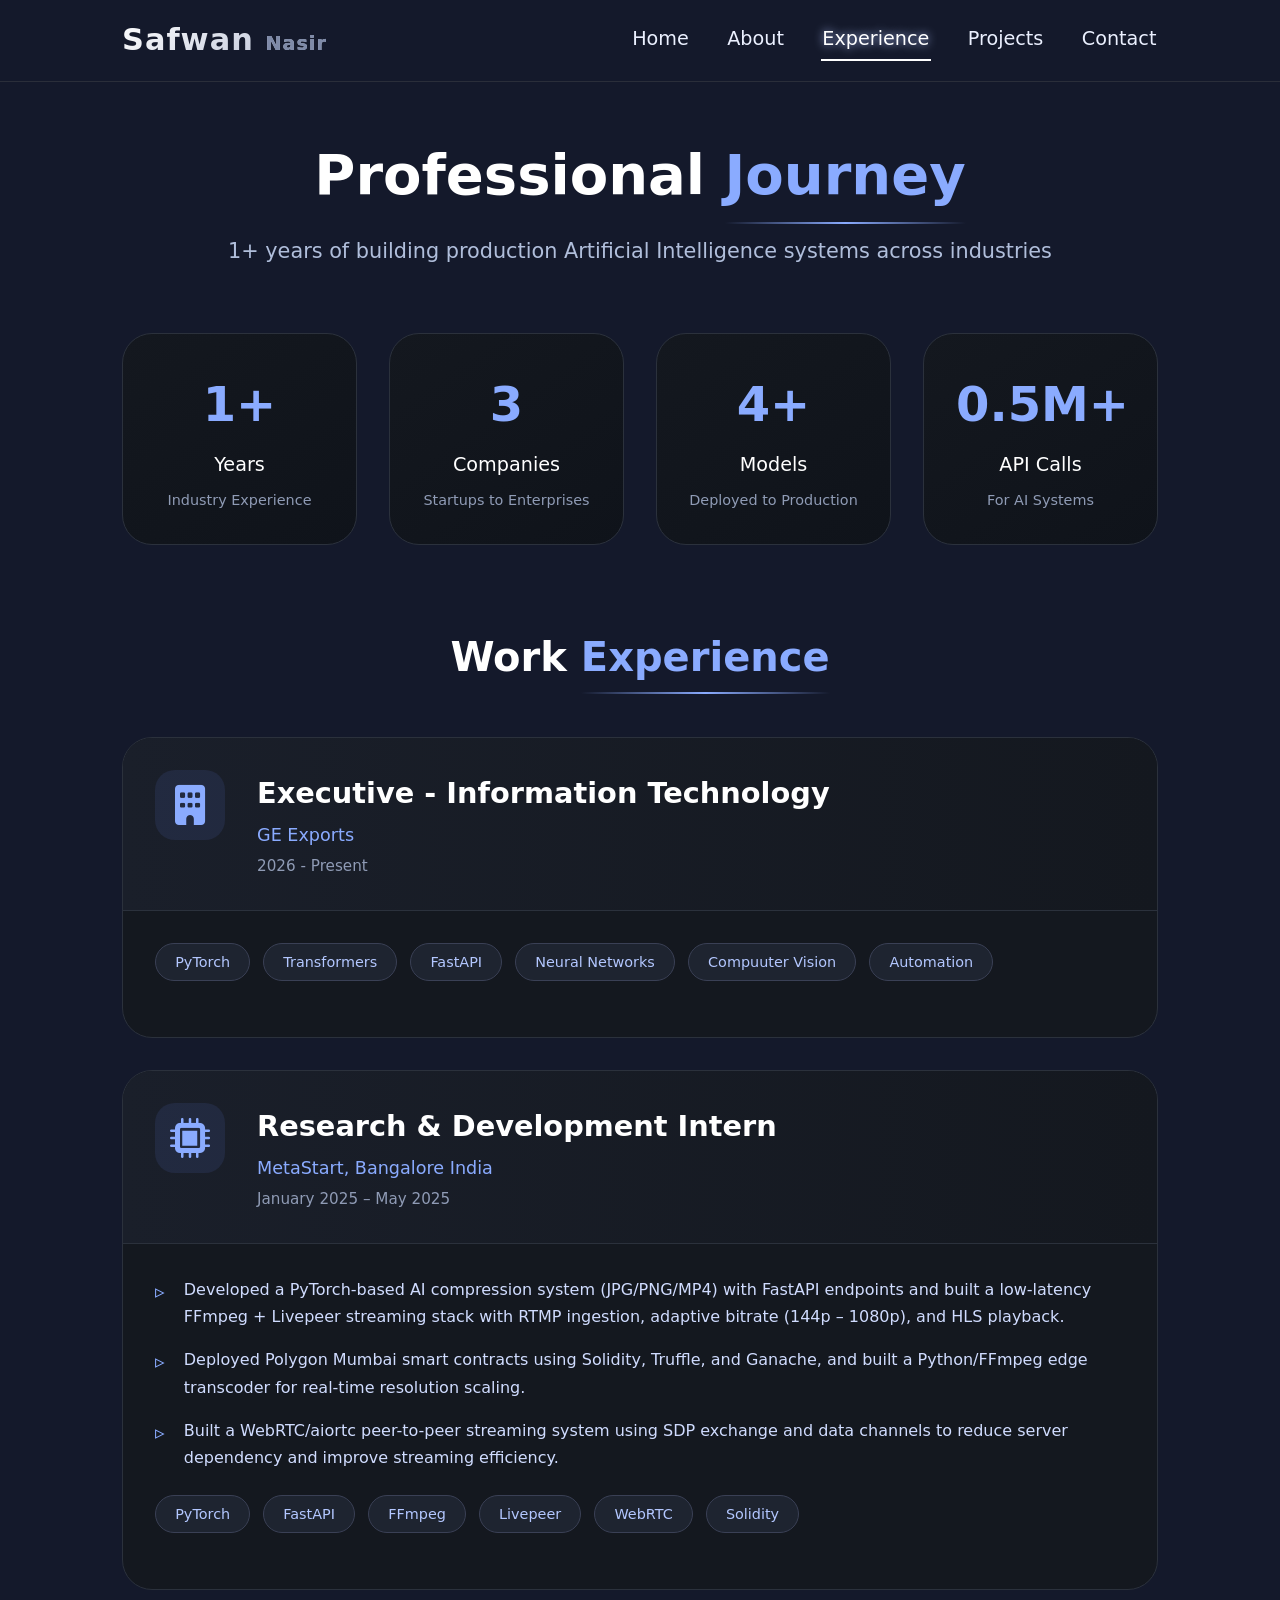
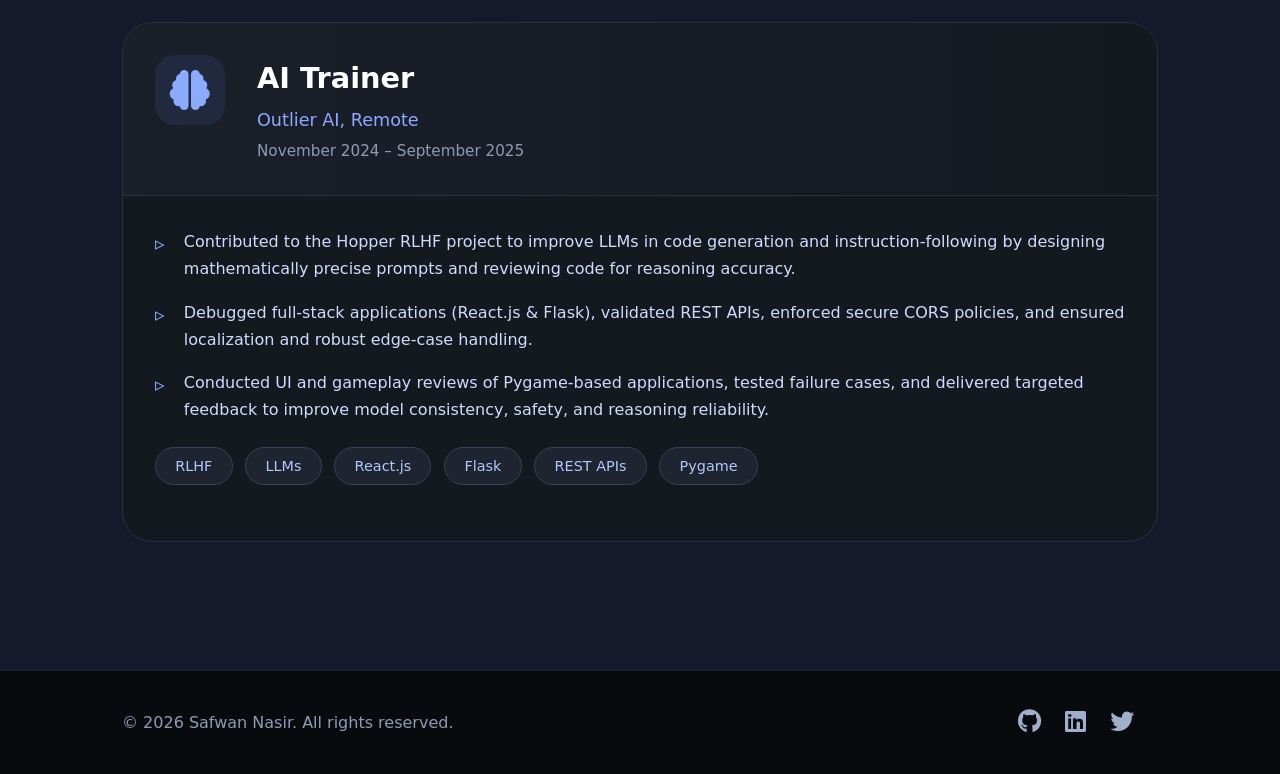
<file: experience.html>
<!DOCTYPE html>
<html lang="en">

<head>
    <meta charset="UTF-8">
    <meta name="viewport" content="width=device-width, initial-scale=1.0">
    <title>Safwan Nasir - Experience | AI Engineer</title>
    <link rel="stylesheet" href="https://cdnjs.cloudflare.com/ajax/libs/font-awesome/6.0.0-beta3/css/all.min.css">
    <link rel="stylesheet" href="style.css">
</head>

<body>
    <!-- Page Transition Overlay -->
    <div class="page-transition" id="pageTransition"></div>

    <!-- Header -->
    <header>
        <div class="container nav-bar">
            <div class="logo">Safwan <span>Nasir</span></div>
            <div class="nav-links">
                <a href="index.html">Home</a>
                <a href="about.html">About</a>
                <a href="experience.html" class="active">Experience</a>
                <a href="projects.html">Projects</a>
                <a href="contact.html">Contact</a>
            </div>
        </div>
    </header>

    <!-- Main Content -->
    <main>
        <div class="container">
            <!-- Hero Section -->
            <div class="exp-hero">
                <h1 class="exp-hero-title">Professional <span class="title-highlight">Journey</span></h1>
                <p class="exp-hero-sub">1+ years of building production Artificial Intelligence systems across
                    industries</p>
            </div>

            <!-- Experience Stats -->
            <div class="exp-stats-grid">
                <div class="exp-stat-card">
                    <div class="exp-stat-number">1+</div>
                    <div class="exp-stat-label">Years</div>
                    <div class="exp-stat-desc">Industry Experience</div>
                </div>
                <div class="exp-stat-card">
                    <div class="exp-stat-number">3</div>
                    <div class="exp-stat-label">Companies</div>
                    <div class="exp-stat-desc">Startups to Enterprises</div>
                </div>
                <div class="exp-stat-card">
                    <div class="exp-stat-number">4+</div>
                    <div class="exp-stat-label">Models</div>
                    <div class="exp-stat-desc">Deployed to Production</div>
                </div>
                <div class="exp-stat-card">
                    <div class="exp-stat-number">0.5M+</div>
                    <div class="exp-stat-label">API Calls</div>
                    <div class="exp-stat-desc">For AI Systems</div>
                </div>
            </div>

            <!-- Main Experience Timeline -->
            <div class="exp-timeline-modern">
                <h2 class="section-title">Work <span class="title-highlight">Experience</span></h2>

                <!-- Experience 1 -->
                <div class="exp-modern-card">
                    <div class="exp-card-header">
                        <div class="exp-company-logo">
                            <i class="fas fa-building"></i>
                        </div>
                        <div class="exp-company-info">
                            <h3>Executive - Information Technology</h3>
                            <p class="exp-company">GE Exports</p>
                            <p class="exp-date">2026 - Present</p>
                        </div>
                    </div>
                    <div class="exp-card-content">
                        <div class="exp-tech-stack">
                            <span class="exp-tech">PyTorch</span>
                            <span class="exp-tech">Transformers</span>
                            <span class="exp-tech">FastAPI</span>
                            <span class="exp-tech">Neural Networks</span>
                            <span class="exp-tech">Compuuter Vision</span>
                            <span class="exp-tech">Automation</span>

                        </div>

                    </div>
                </div>

                <!-- Experience 2 -->
                <div class="exp-modern-card">
                    <div class="exp-card-header">
                        <div class="exp-company-logo">
                            <i class="fas fa-microchip"></i>
                        </div>
                        <div class="exp-company-info">
                            <h3>Research & Development Intern</h3>
                            <p class="exp-company">MetaStart, Bangalore India</p>
                            <p class="exp-date">January 2025 – May 2025</p>
                        </div>
                    </div>
                    <div class="exp-card-content">
                        <ul class="exp-achievements">
                            <li>Developed a PyTorch-based AI compression system (JPG/PNG/MP4) with FastAPI endpoints and
                                built a low-latency FFmpeg + Livepeer streaming stack with RTMP ingestion, adaptive
                                bitrate (144p – 1080p), and HLS playback.</li>
                            <li>Deployed Polygon Mumbai smart contracts using Solidity, Truffle, and Ganache, and built
                                a Python/FFmpeg edge transcoder for real-time resolution scaling.</li>
                            <li>Built a WebRTC/aiortc peer-to-peer streaming system using SDP exchange and data channels
                                to reduce server dependency and improve streaming efficiency.</li>
                        </ul>
                        <div class="exp-tech-stack">
                            <span class="exp-tech">PyTorch</span>
                            <span class="exp-tech">FastAPI</span>
                            <span class="exp-tech">FFmpeg</span>
                            <span class="exp-tech">Livepeer</span>
                            <span class="exp-tech">WebRTC</span>
                            <span class="exp-tech">Solidity</span>
                        </div>
                    </div>
                </div>

                <!-- Experience 3 -->
                <div class="exp-modern-card">
                    <div class="exp-card-header">
                        <div class="exp-company-logo">
                            <i class="fas fa-brain"></i>
                        </div>
                        <div class="exp-company-info">
                            <h3>AI Trainer</h3>
                            <p class="exp-company">Outlier AI, Remote</p>
                            <p class="exp-date">November 2024 – September 2025</p>
                        </div>
                    </div>
                    <div class="exp-card-content">
                        <ul class="exp-achievements">
                            <li>Contributed to the Hopper RLHF project to improve LLMs in code generation and
                                instruction-following by designing mathematically precise prompts and reviewing code for
                                reasoning accuracy.</li>
                            <li>Debugged full-stack applications (React.js & Flask), validated REST APIs, enforced
                                secure CORS policies, and ensured localization and robust edge-case handling.</li>
                            <li>Conducted UI and gameplay reviews of Pygame-based applications, tested failure cases,
                                and delivered targeted feedback to improve model consistency, safety, and reasoning
                                reliability.</li>
                        </ul>
                        <div class="exp-tech-stack">
                            <span class="exp-tech">RLHF</span>
                            <span class="exp-tech">LLMs</span>
                            <span class="exp-tech">React.js</span>
                            <span class="exp-tech">Flask</span>
                            <span class="exp-tech">REST APIs</span>
                            <span class="exp-tech">Pygame</span>
                        </div>
                    </div>
                </div>


                
    </main>

    <!-- Footer -->
    <footer>
        <div class="container">
            <div class="footer-content">
                <div class="footer-info">
                    <p>&copy; 2026 Safwan Nasir. All rights reserved.</p>
                </div>
                <div class="social-links">
                    <a href="#"><i class="fab fa-github"></i></a>
                    <a href="#"><i class="fab fa-linkedin"></i></a>
                    <a href="#"><i class="fab fa-twitter"></i></a>
                    <a href="#"><i class="fab fa-google-scholar"></i></a>
                </div>
            </div>
        </div>
    </footer>

    <script src="script.js"></script>
</body>

</html>
</file>
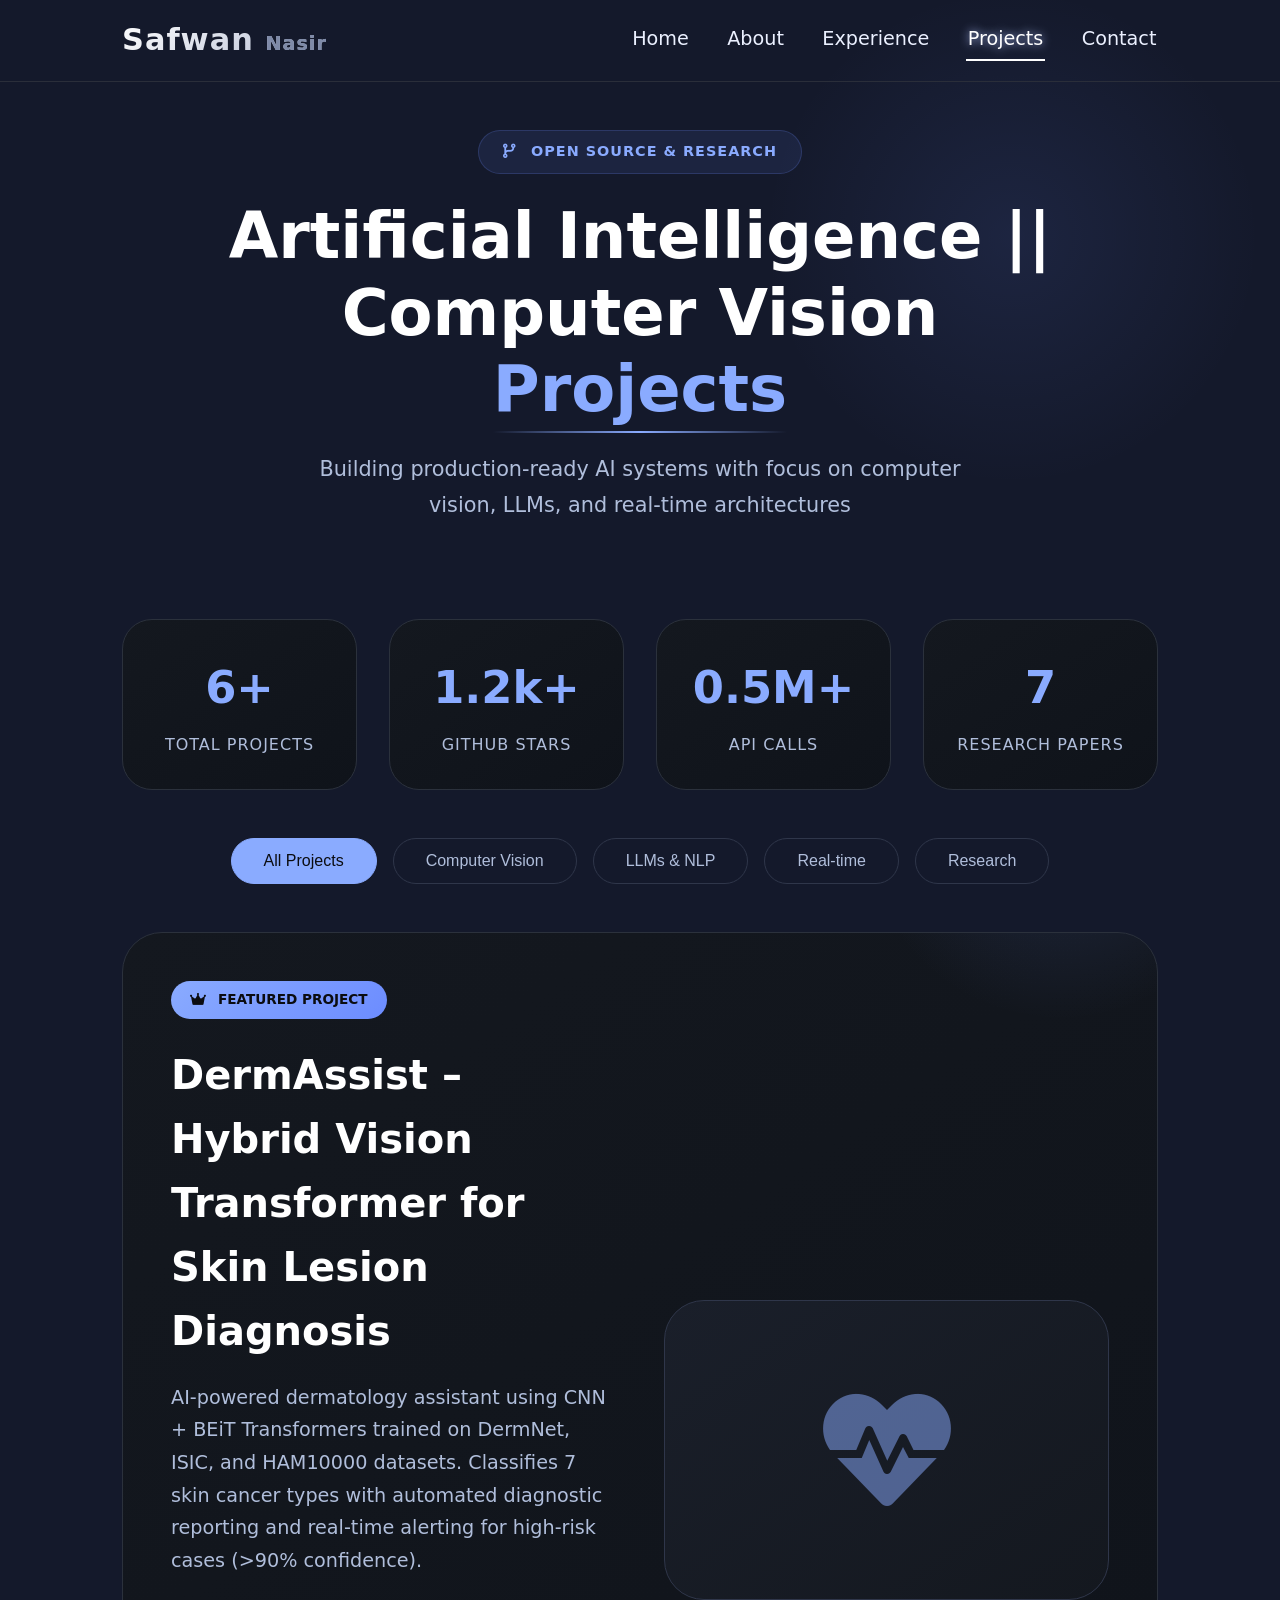
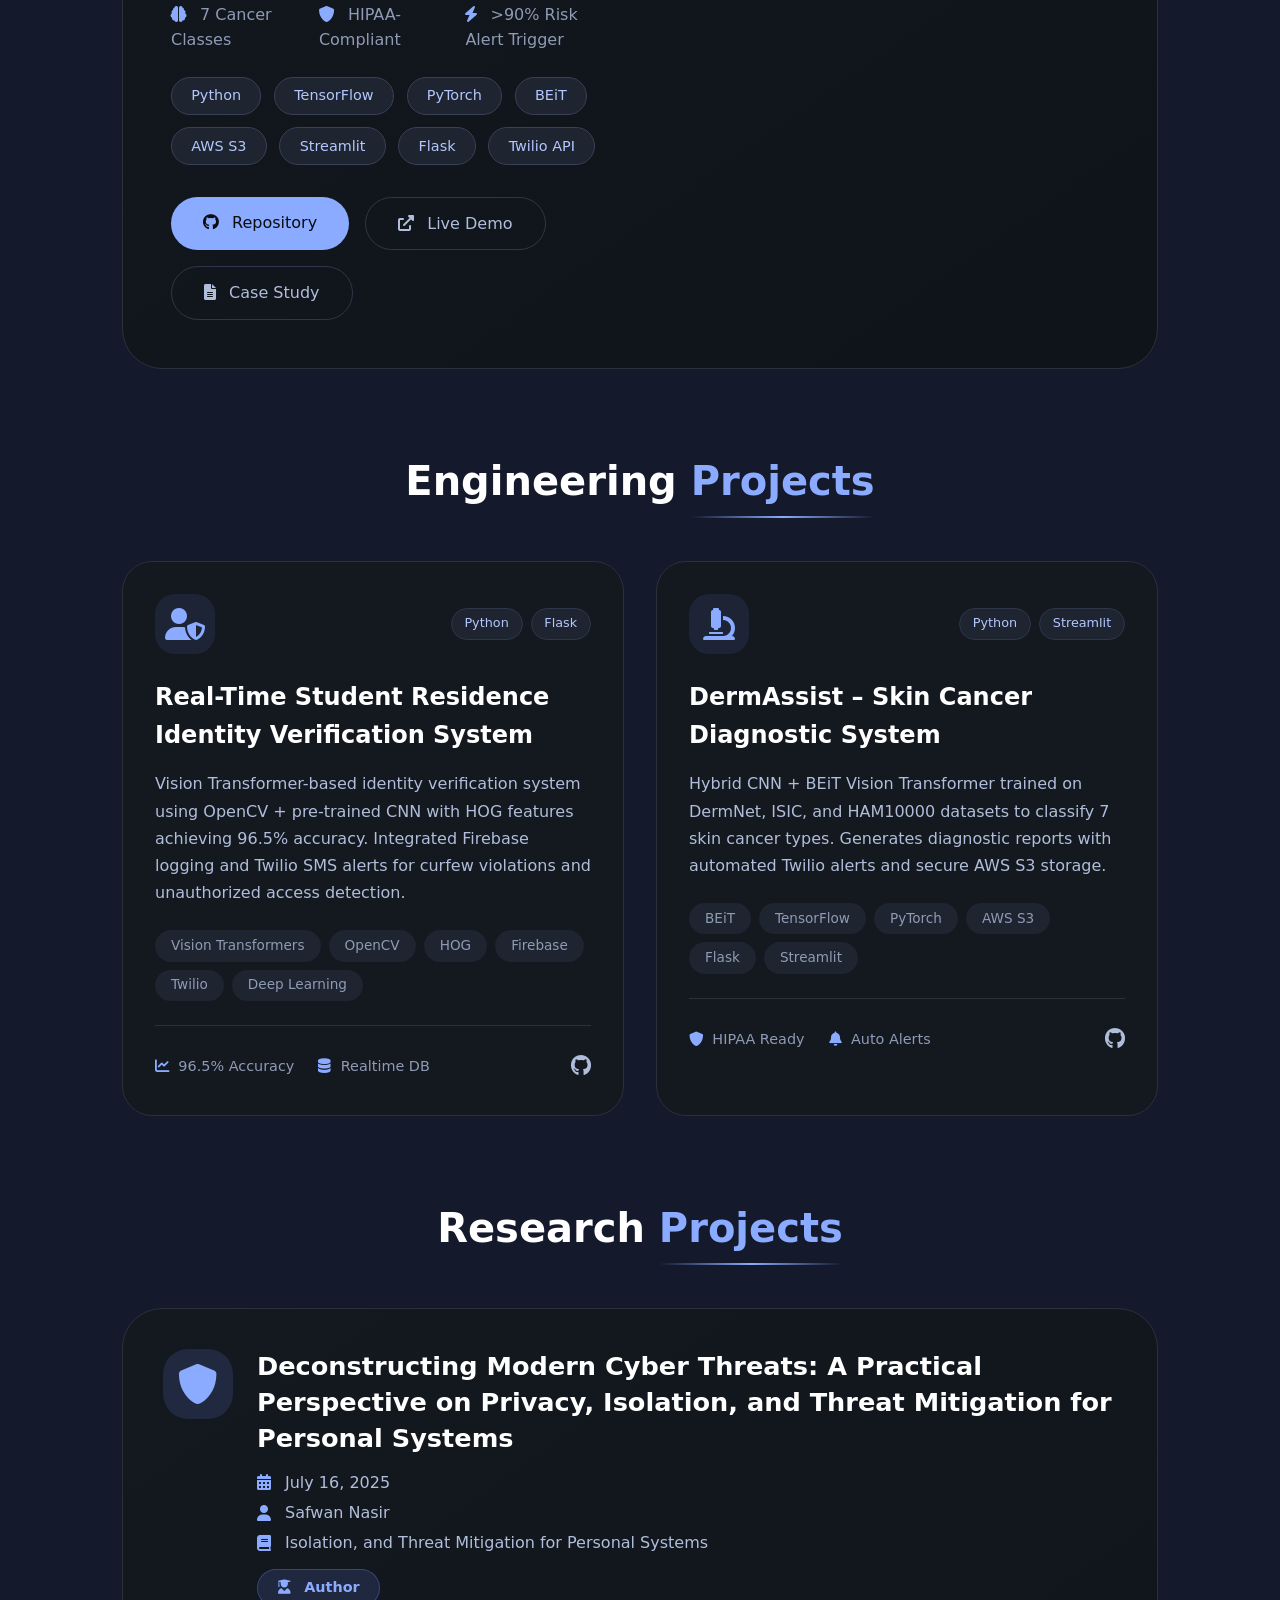
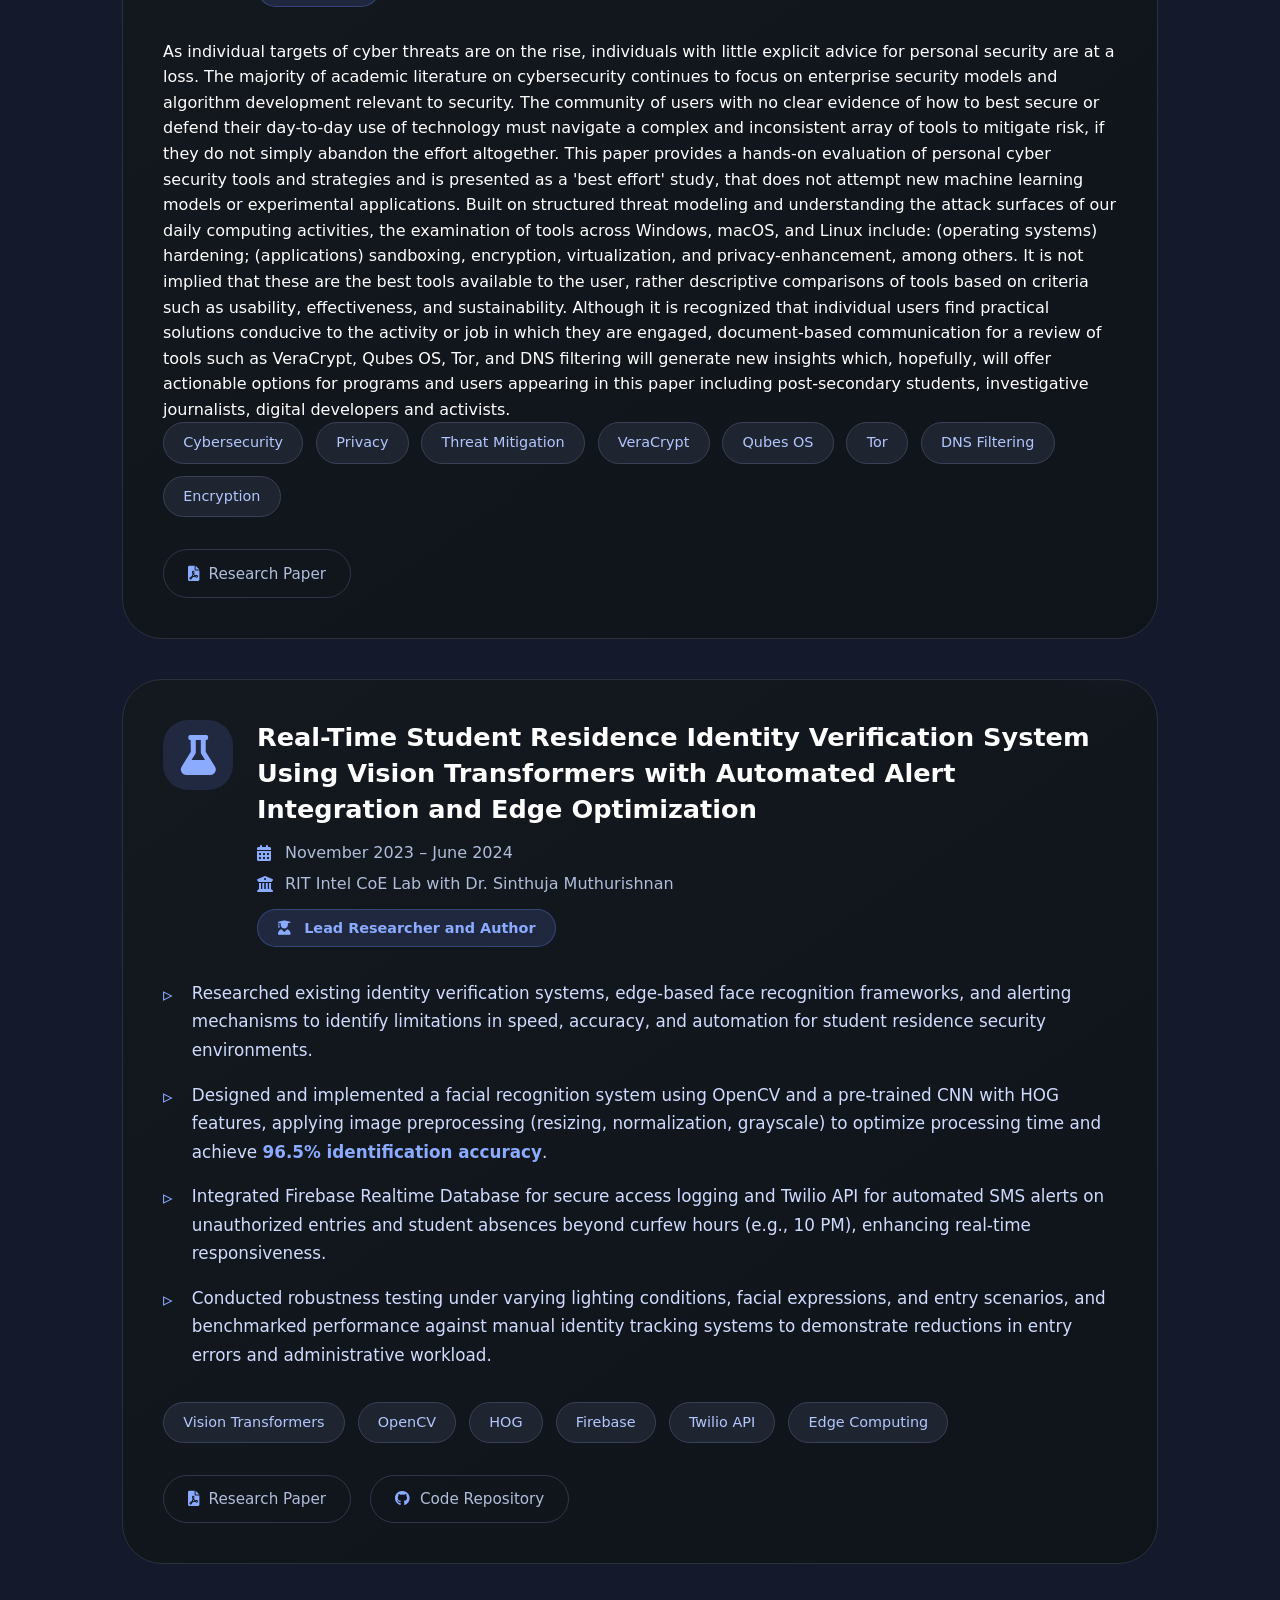
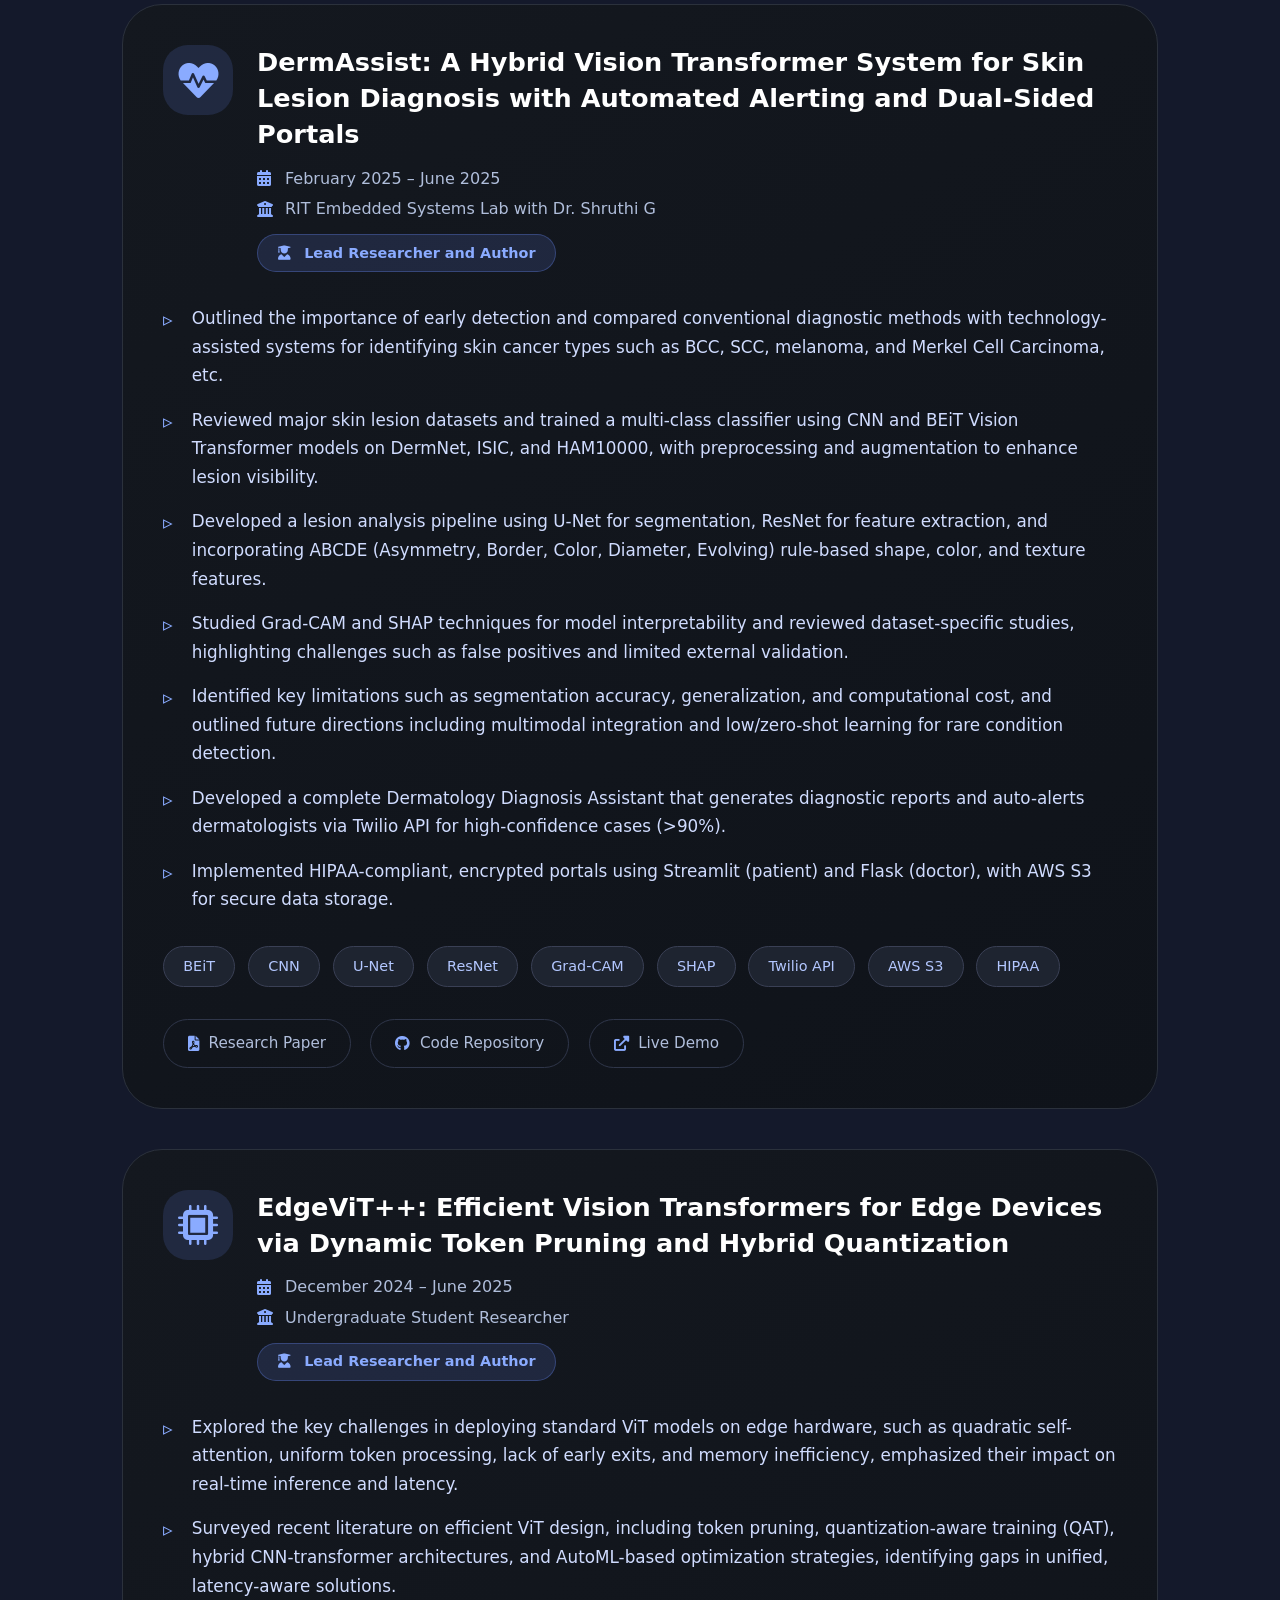
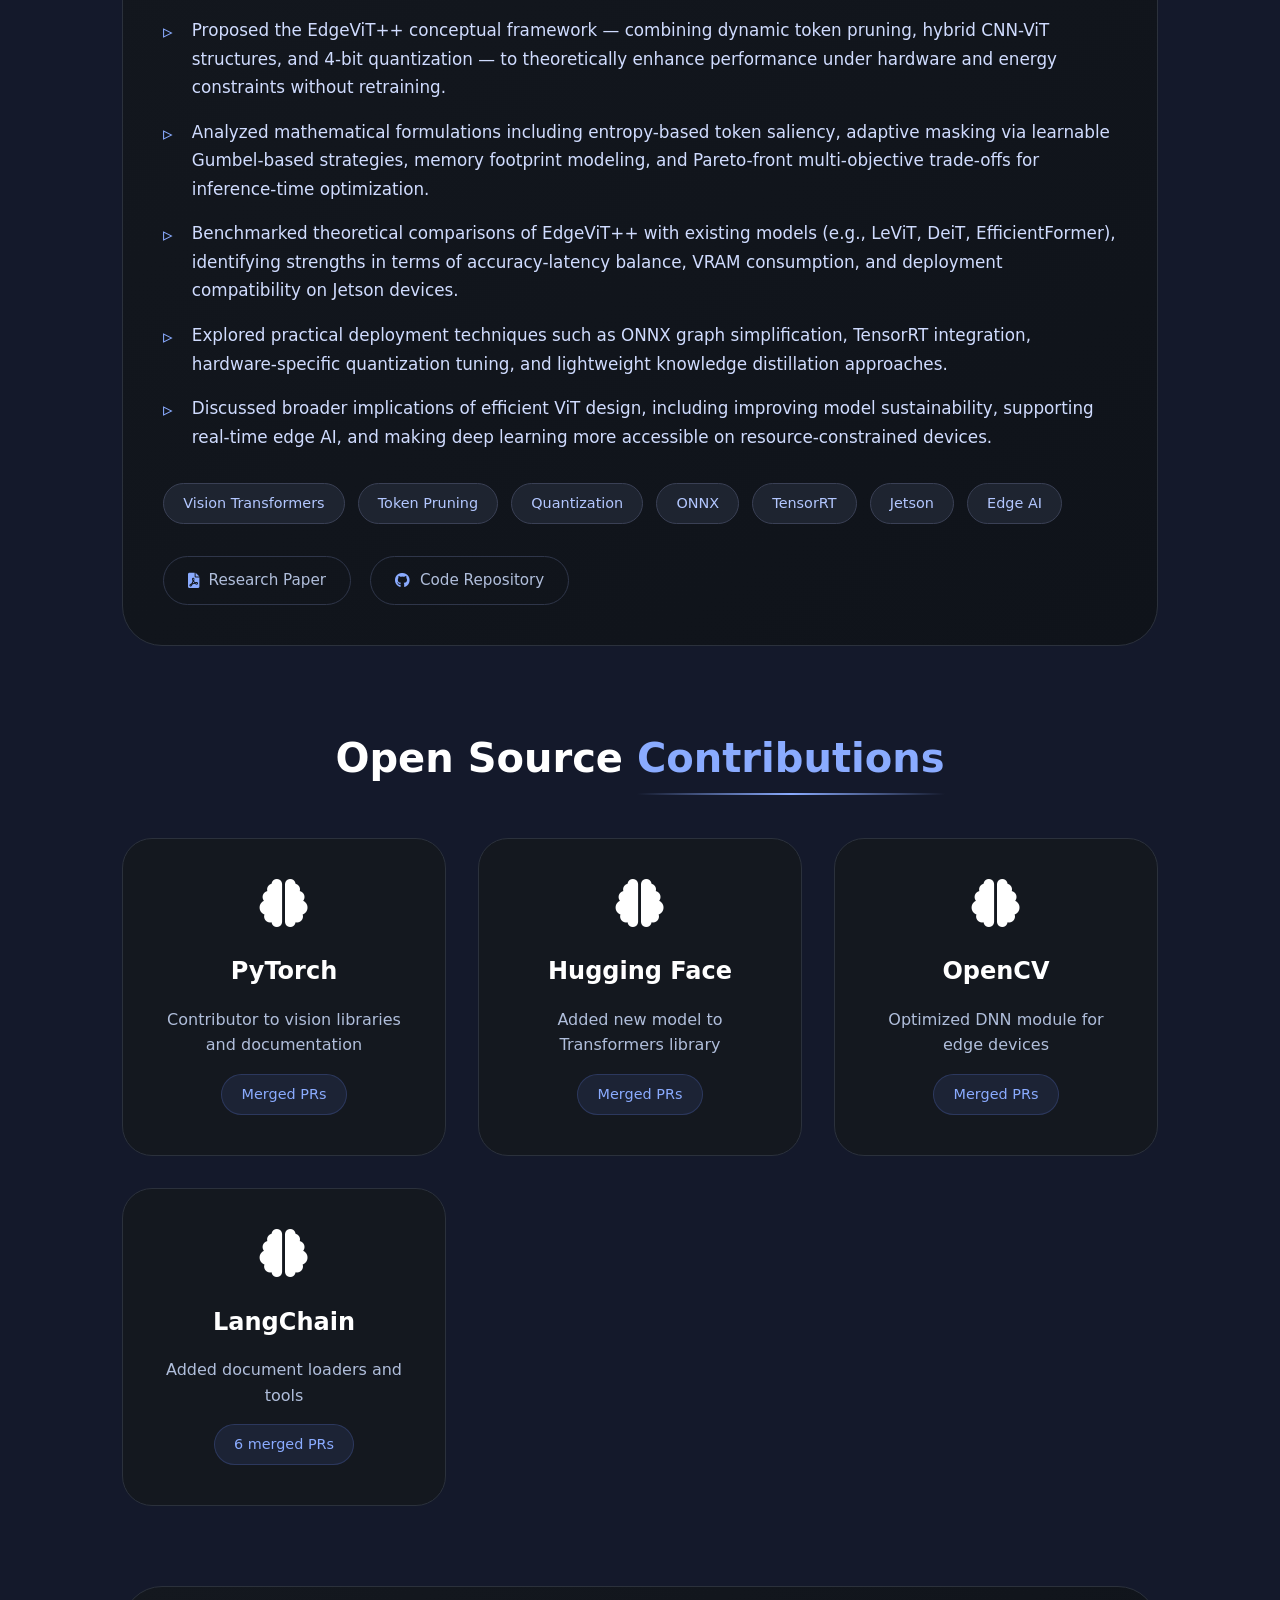
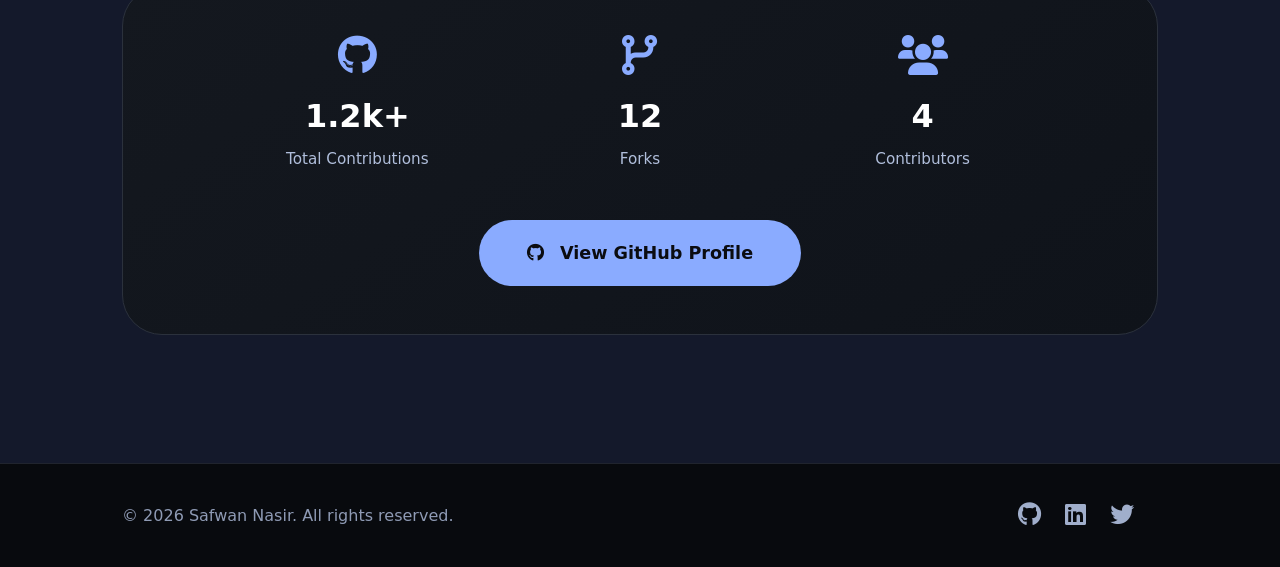
<file: projects.html>
<!DOCTYPE html>
<html lang="en">

<head>
    <meta charset="UTF-8">
    <meta name="viewport" content="width=device-width, initial-scale=1.0">
    <title>Safwan Nasir - AI Projects | Computer Vision & LLMs</title>
    <link rel="stylesheet" href="https://cdnjs.cloudflare.com/ajax/libs/font-awesome/6.0.0-beta3/css/all.min.css">
    <link rel="stylesheet" href="style.css">
</head>

<body>
    <!-- Page Transition Overlay -->
    <div class="page-transition" id="pageTransition"></div>

    <!-- Header -->
    <header>
        <div class="container nav-bar">
            <div class="logo">Safwan <span>Nasir</span></div>
            <div class="nav-links">
                <a href="index.html">Home</a>
                <a href="about.html">About</a>
                <a href="experience.html">Experience</a>
                <a href="projects.html" class="active">Projects</a>
                <a href="contact.html">Contact</a>
            </div>
        </div>
    </header>

    <!-- Main Content -->
    <main>
        <div class="container">
            <!-- Hero Section -->
            <div class="projects-hero">
                <div class="projects-hero-content">
                    <span class="projects-badge">
                        <i class="fas fa-code-branch"></i> OPEN SOURCE & RESEARCH
                    </span>
                    <h1 class="projects-hero-title">
                        Artificial Intelligence || Computer Vision <br>
                        <span class="title-highlight">Projects</span>
                    </h1>
                    <p class="projects-hero-sub">
                        Building production-ready AI systems with focus on computer vision,
                        LLMs, and real-time architectures
                    </p>
                </div>
            </div>

            <!-- Project Stats -->
            <div class="projects-stats">
                <div class="projects-stat">
                    <div class="projects-stat-number">6+</div>
                    <div class="projects-stat-label">Total Projects</div>
                </div>
                <div class="projects-stat">
                    <div class="projects-stat-number">1.2k+</div>
                    <div class="projects-stat-label">GitHub Stars</div>
                </div>
                <div class="projects-stat">
                    <div class="projects-stat-number">0.5M+</div>
                    <div class="projects-stat-label">API Calls</div>
                </div>
                <div class="projects-stat">
                    <div class="projects-stat-number">7</div>
                    <div class="projects-stat-label">Research Papers</div>
                </div>
            </div>

            <!-- Filter Tabs -->
            <div class="project-filters">
                <button class="filter-btn active" data-filter="all">All Projects</button>
                <button class="filter-btn" data-filter="vision">Computer Vision</button>
                <button class="filter-btn" data-filter="llm">LLMs & NLP</button>
                <button class="filter-btn" data-filter="streaming">Real-time</button>
                <button class="filter-btn" data-filter="research">Research</button>
            </div>

            <!-- Featured Project -->
            <div class="featured-project">
                <div class="featured-content">
                    <span class="featured-badge"><i class="fas fa-crown"></i> FEATURED PROJECT</span>
                    <h2>DermAssist – Hybrid Vision Transformer for Skin Lesion Diagnosis</h2>
                    <p class="featured-desc">
                        AI-powered dermatology assistant using CNN + BEiT Transformers trained on DermNet, ISIC, and
                        HAM10000 datasets.
                        Classifies 7 skin cancer types with automated diagnostic reporting and real-time alerting for
                        high-risk cases (>90% confidence).
                    </p>
                    <div class="featured-metrics">
                        <span><i class="fas fa-brain"></i> 7 Cancer Classes</span>
                        <span><i class="fas fa-shield-alt"></i> HIPAA-Compliant</span>
                        <span><i class="fas fa-bolt"></i> >90% Risk Alert Trigger</span>
                    </div>
                    <div class="featured-tech">
                        <span>Python</span>
                        <span>TensorFlow</span>
                        <span>PyTorch</span>
                        <span>BEiT</span>
                        <span>AWS S3</span>
                        <span>Streamlit</span>
                        <span>Flask</span>
                        <span>Twilio API</span>
                    </div>
                    <div class="featured-links">
                        <a href="#" class="featured-link primary"><i class="fab fa-github"></i> Repository</a>
                        <a href="#" class="featured-link secondary"><i class="fas fa-external-link-alt"></i> Live
                            Demo</a>
                        <a href="#" class="featured-link secondary"><i class="fas fa-file-alt"></i> Case Study</a>
                    </div>
                </div>
                <div class="featured-visual">
                    <div class="visual-placeholder">
                        <i class="fas fa-heartbeat"></i>
                    </div>
                </div>
            </div>

            <!-- Projects Grid Section -->
            <div class="projects-grid-section">
                <h2 class="section-title">Engineering <span class="title-highlight">Projects</span></h2>

                <div class="projects-grid" id="projectsGrid">

                    <!-- Project A - Vision -->
                    <div class="project-item" data-category="vision">
                        <div class="project-header">
                            <div class="project-icon">
                                <i class="fas fa-user-shield"></i>
                            </div>
                            <div class="project-languages">
                                <span>Python</span>
                                <span>Flask</span>
                            </div>
                        </div>
                        <h3>Real-Time Student Residence Identity Verification System</h3>
                        <p class="project-desc">
                            Vision Transformer-based identity verification system using OpenCV + pre-trained CNN with
                            HOG features
                            achieving 96.5% accuracy. Integrated Firebase logging and Twilio SMS alerts for curfew
                            violations
                            and unauthorized access detection.
                        </p>
                        <div class="project-tech">
                            <span>Vision Transformers</span>
                            <span>OpenCV</span>
                            <span>HOG</span>
                            <span>Firebase</span>
                            <span>Twilio</span>
                            <span>Deep Learning</span>
                        </div>
                        <div class="project-footer">
                            <div class="project-stats">
                                <span><i class="fas fa-chart-line"></i> 96.5% Accuracy</span>
                                <span><i class="fas fa-database"></i> Realtime DB</span>
                            </div>
                            <a href="#" class="project-github"><i class="fab fa-github"></i></a>
                        </div>
                    </div>

                    <!-- Project B - Vision -->
                    <div class="project-item" data-category="vision">
                        <div class="project-header">
                            <div class="project-icon">
                                <i class="fas fa-microscope"></i>
                            </div>
                            <div class="project-languages">
                                <span>Python</span>
                                <span>Streamlit</span>
                            </div>
                        </div>
                        <h3>DermAssist – Skin Cancer Diagnostic System</h3>
                        <p class="project-desc">
                            Hybrid CNN + BEiT Vision Transformer trained on DermNet, ISIC, and HAM10000 datasets to
                            classify
                            7 skin cancer types. Generates diagnostic reports with automated Twilio alerts and secure
                            AWS S3 storage.
                        </p>
                        <div class="project-tech">
                            <span>BEiT</span>
                            <span>TensorFlow</span>
                            <span>PyTorch</span>
                            <span>AWS S3</span>
                            <span>Flask</span>
                            <span>Streamlit</span>
                        </div>
                        <div class="project-footer">
                            <div class="project-stats">
                                <span><i class="fas fa-shield-alt"></i> HIPAA Ready</span>
                                <span><i class="fas fa-bell"></i> Auto Alerts</span>
                            </div>
                            <a href="#" class="project-github"><i class="fab fa-github"></i></a>
                        </div>
                    </div>

                </div> <!-- Closing projects-grid -->
            </div> <!-- Closing projects-grid-section -->

            <!-- Research Projects Section -->
            <div class="research-projects-section">
                <h2 class="section-title">Research <span class="title-highlight">Projects</span></h2>

                <div class="research-projects-list">

                    <!-- Research Project 1: Cybersecurity Paper (NEW) -->
                    <div class="research-project-card">
                        <div class="research-project-header">
                            <div class="research-project-icon">
                                <i class="fas fa-shield-alt"></i>
                            </div>
                            <div class="research-project-title">
                                <h3>Deconstructing Modern Cyber Threats: A Practical Perspective on Privacy,
                                    Isolation, and Threat Mitigation for Personal Systems</h3>
                                <p class="research-project-meta">
                                    <i class="fas fa-calendar-alt"></i> July 16, 2025
                                </p>
                                <p class="research-project-meta">
                                    <i class="fas fa-user"></i> Safwan Nasir
                                </p>
                                <p class="research-project-meta">
                                    <i class="fas fa-book"></i> Isolation, and Threat Mitigation for Personal
                                    Systems
                                </p>
                                <p class="research-project-role">
                                    <i class="fas fa-user-graduate"></i> Author
                                </p>
                            </div>
                        </div>

                        <div class="research-project-content">
                            <p class="research-project-abstract">
                                As individual targets of cyber threats are on the rise, individuals with little
                                explicit advice for personal security are at a loss. The majority of academic
                                literature on cybersecurity continues to focus on enterprise security models and
                                algorithm development relevant to security. The community of users with no clear
                                evidence of how to best secure or defend their day-to-day use of technology must
                                navigate a complex and inconsistent array of tools to mitigate risk, if they do not
                                simply abandon the effort altogether. This paper provides a hands-on evaluation of
                                personal cyber security tools and strategies and is presented as a 'best effort'
                                study, that does not attempt new machine learning models or experimental
                                applications. Built on structured threat modeling and understanding the attack
                                surfaces of our daily computing activities, the examination of tools across Windows,
                                macOS, and Linux include: (operating systems) hardening; (applications) sandboxing,
                                encryption, virtualization, and privacy-enhancement, among others. It is not implied
                                that these are the best tools available to the user, rather descriptive comparisons
                                of tools based on criteria such as usability, effectiveness, and sustainability.
                                Although it is recognized that individual users find practical solutions conducive
                                to the activity or job in which they are engaged, document-based communication for a
                                review of tools such as VeraCrypt, Qubes OS, Tor, and DNS filtering will generate
                                new insights which, hopefully, will offer actionable options for programs and users
                                appearing in this paper including post-secondary students, investigative
                                journalists, digital developers and activists.
                            </p>

                            <div class="research-project-tags">
                                <span class="research-tag">Cybersecurity</span>
                                <span class="research-tag">Privacy</span>
                                <span class="research-tag">Threat Mitigation</span>
                                <span class="research-tag">VeraCrypt</span>
                                <span class="research-tag">Qubes OS</span>
                                <span class="research-tag">Tor</span>
                                <span class="research-tag">DNS Filtering</span>
                                <span class="research-tag">Encryption</span>
                            </div>

                            <div class="research-project-links">
                                <a href="https://papers.ssrn.com/sol3/papers.cfm?abstract_id=5353661"
                                    class="research-link"><i class="fas fa-file-pdf"></i> Research Paper</a>
                            </div>
                        </div>
                    </div>

                    <!-- Research Project 2: RIT Intel CoE Lab -->
                    <div class="research-project-card">
                        <div class="research-project-header">
                            <div class="research-project-icon">
                                <i class="fas fa-flask"></i>
                            </div>
                            <div class="research-project-title">
                                <h3>Real-Time Student Residence Identity Verification System Using Vision
                                    Transformers with Automated Alert Integration and Edge Optimization</h3>
                                <p class="research-project-meta">
                                    <i class="fas fa-calendar-alt"></i> November 2023 – June 2024
                                </p>
                                <p class="research-project-meta">
                                    <i class="fas fa-university"></i> RIT Intel CoE Lab with Dr. Sinthuja
                                    Muthurishnan
                                </p>
                                <p class="research-project-role">
                                    <i class="fas fa-user-graduate"></i> Lead Researcher and Author
                                </p>
                            </div>
                        </div>

                        <div class="research-project-content">
                            <ul class="research-project-list">
                                <li>Researched existing identity verification systems, edge-based face recognition
                                    frameworks, and alerting mechanisms to identify limitations in speed, accuracy,
                                    and automation for student residence security environments.</li>
                                <li>Designed and implemented a facial recognition system using OpenCV and a
                                    pre-trained CNN with HOG features, applying image preprocessing (resizing,
                                    normalization, grayscale) to optimize processing time and achieve <span
                                        class="research-highlight">96.5% identification accuracy</span>.</li>
                                <li>Integrated Firebase Realtime Database for secure access logging and Twilio API
                                    for automated SMS alerts on unauthorized entries and student absences beyond
                                    curfew hours (e.g., 10 PM), enhancing real-time responsiveness.</li>
                                <li>Conducted robustness testing under varying lighting conditions, facial
                                    expressions, and entry scenarios, and benchmarked performance against manual
                                    identity tracking systems to demonstrate reductions in entry errors and
                                    administrative workload.</li>
                            </ul>

                            <div class="research-project-tags">
                                <span class="research-tag">Vision Transformers</span>
                                <span class="research-tag">OpenCV</span>
                                <span class="research-tag">HOG</span>
                                <span class="research-tag">Firebase</span>
                                <span class="research-tag">Twilio API</span>
                                <span class="research-tag">Edge Computing</span>
                            </div>

                            <div class="research-project-links">
                                <a href="https://www.techrxiv.org/users/917918/articles/1313395-real-time-student-residence-identity-verification-system-using-vision-transformers-with-automated-alert-integration-and-edge-optimization?commit=b25ccd429b8e20602959a5618977d9cbfe59d94c"
                                    class="research-link"><i class="fas fa-file-pdf"></i> Research Paper</a>
                                <a href="#" class="research-link"><i class="fab fa-github"></i> Code Repository</a>
                            </div>
                        </div>
                    </div>

                    <!-- Research Project 3: RIT Embedded Systems Lab -->
                    <div class="research-project-card">
                        <div class="research-project-header">
                            <div class="research-project-icon">
                                <i class="fas fa-heartbeat"></i>
                            </div>
                            <div class="research-project-title">
                                <h3>DermAssist: A Hybrid Vision Transformer System for Skin Lesion Diagnosis with
                                    Automated Alerting and Dual-Sided Portals</h3>
                                <p class="research-project-meta">
                                    <i class="fas fa-calendar-alt"></i> February 2025 – June 2025
                                </p>
                                <p class="research-project-meta">
                                    <i class="fas fa-university"></i> RIT Embedded Systems Lab with Dr. Shruthi G
                                </p>
                                <p class="research-project-role">
                                    <i class="fas fa-user-graduate"></i> Lead Researcher and Author
                                </p>
                            </div>
                        </div>

                        <div class="research-project-content">
                            <ul class="research-project-list">
                                <li>Outlined the importance of early detection and compared conventional diagnostic
                                    methods with technology-assisted systems for identifying skin cancer types such
                                    as BCC, SCC, melanoma, and Merkel Cell Carcinoma, etc.</li>
                                <li>Reviewed major skin lesion datasets and trained a multi-class classifier using
                                    CNN and BEiT Vision Transformer models on DermNet, ISIC, and HAM10000, with
                                    preprocessing and augmentation to enhance lesion visibility.</li>
                                <li>Developed a lesion analysis pipeline using U-Net for segmentation, ResNet for
                                    feature extraction, and incorporating ABCDE (Asymmetry, Border, Color, Diameter,
                                    Evolving) rule-based shape, color, and texture features.</li>
                                <li>Studied Grad-CAM and SHAP techniques for model interpretability and reviewed
                                    dataset-specific studies, highlighting challenges such as false positives and
                                    limited external validation.</li>
                                <li>Identified key limitations such as segmentation accuracy, generalization, and
                                    computational cost, and outlined future directions including multimodal
                                    integration and low/zero-shot learning for rare condition detection.</li>
                                <li>Developed a complete Dermatology Diagnosis Assistant that generates diagnostic
                                    reports and auto-alerts dermatologists via Twilio API for high-confidence cases
                                    (>90%).</li>
                                <li>Implemented HIPAA-compliant, encrypted portals using Streamlit (patient) and
                                    Flask (doctor), with AWS S3 for secure data storage.</li>
                            </ul>

                            <div class="research-project-tags">
                                <span class="research-tag">BEiT</span>
                                <span class="research-tag">CNN</span>
                                <span class="research-tag">U-Net</span>
                                <span class="research-tag">ResNet</span>
                                <span class="research-tag">Grad-CAM</span>
                                <span class="research-tag">SHAP</span>
                                <span class="research-tag">Twilio API</span>
                                <span class="research-tag">AWS S3</span>
                                <span class="research-tag">HIPAA</span>
                            </div>

                            <div class="research-project-links">
                                <a href="https://www.medrxiv.org/content/10.1101/2025.07.15.25331570v1"
                                    class="research-link"><i class="fas fa-file-pdf"></i> Research Paper</a>
                                <a href="#" class="research-link"><i class="fab fa-github"></i> Code Repository</a>
                                <a href="#" class="research-link"><i class="fas fa-external-link-alt"></i> Live
                                    Demo</a>
                            </div>
                        </div>
                    </div>

                    <!-- Research Project 4: EdgeViT++ -->
                    <div class="research-project-card">
                        <div class="research-project-header">
                            <div class="research-project-icon">
                                <i class="fas fa-microchip"></i>
                            </div>
                            <div class="research-project-title">
                                <h3>EdgeViT++: Efficient Vision Transformers for Edge Devices via Dynamic Token
                                    Pruning and Hybrid Quantization</h3>
                                <p class="research-project-meta">
                                    <i class="fas fa-calendar-alt"></i> December 2024 – June 2025
                                </p>
                                <p class="research-project-meta">
                                    <i class="fas fa-university"></i> Undergraduate Student Researcher
                                </p>
                                <p class="research-project-role">
                                    <i class="fas fa-user-graduate"></i> Lead Researcher and Author
                                </p>
                            </div>
                        </div>

                        <div class="research-project-content">
                            <ul class="research-project-list">
                                <li>Explored the key challenges in deploying standard ViT models on edge hardware,
                                    such as quadratic self-attention, uniform token processing, lack of early exits,
                                    and memory inefficiency, emphasized their impact on real-time inference and
                                    latency.</li>
                                <li>Surveyed recent literature on efficient ViT design, including token pruning,
                                    quantization-aware training (QAT), hybrid CNN-transformer architectures, and
                                    AutoML-based optimization strategies, identifying gaps in unified, latency-aware
                                    solutions.</li>
                                <li>Proposed the EdgeViT++ conceptual framework — combining dynamic token pruning,
                                    hybrid CNN-ViT structures, and 4-bit quantization — to theoretically enhance
                                    performance under hardware and energy constraints without retraining.</li>
                                <li>Analyzed mathematical formulations including entropy-based token saliency,
                                    adaptive masking via learnable Gumbel-based strategies, memory footprint
                                    modeling, and Pareto-front multi-objective trade-offs for inference-time
                                    optimization.</li>
                                <li>Benchmarked theoretical comparisons of EdgeViT++ with existing models (e.g.,
                                    LeViT, DeiT, EfficientFormer), identifying strengths in terms of
                                    accuracy-latency balance, VRAM consumption, and deployment compatibility on
                                    Jetson devices.</li>
                                <li>Explored practical deployment techniques such as ONNX graph simplification,
                                    TensorRT integration, hardware-specific quantization tuning, and lightweight
                                    knowledge distillation approaches.</li>
                                <li>Discussed broader implications of efficient ViT design, including improving
                                    model sustainability, supporting real-time edge AI, and making deep learning
                                    more accessible on resource-constrained devices.</li>
                            </ul>

                            <div class="research-project-tags">
                                <span class="research-tag">Vision Transformers</span>
                                <span class="research-tag">Token Pruning</span>
                                <span class="research-tag">Quantization</span>
                                <span class="research-tag">ONNX</span>
                                <span class="research-tag">TensorRT</span>
                                <span class="research-tag">Jetson</span>
                                <span class="research-tag">Edge AI</span>
                            </div>

                            <div class="research-project-links">
                                <a href="https://papers.ssrn.com/sol3/papers.cfm?abstract_id=5319357"
                                    class="research-link"><i class="fas fa-file-pdf"></i> Research Paper</a>
                                <a href="#" class="research-link"><i class="fab fa-github"></i> Code Repository</a>
                            </div>
                        </div>
                    </div>
                </div> <!-- Closing research-projects-list -->
            </div> <!-- Closing research-projects-section -->

            <!-- Open Source Contributions -->
            <div class="oss-section">
                <h2 class="section-title">Open Source <span class="title-highlight">Contributions</span></h2>

                <div class="oss-grid">
                    <div class="oss-card">
                        <div class="oss-icon">
                            <i class="fas fa-brain"></i>
                        </div>
                        <h3>PyTorch</h3>
                        <p>Contributor to vision libraries and documentation</p>
                        <span class="oss-prs">Merged PRs</span>
                    </div>

                    <div class="oss-card">
                        <div class="oss-icon">
                            <i class="fas fa-brain"></i>
                        </div>
                        <h3>Hugging Face</h3>
                        <p>Added new model to Transformers library</p>
                        <span class="oss-prs">Merged PRs</span>
                    </div>

                    <div class="oss-card">
                        <div class="oss-icon">
                            <i class="fas fa-brain"></i>
                        </div>
                        <h3>OpenCV</h3>
                        <p>Optimized DNN module for edge devices</p>
                        <span class="oss-prs">Merged PRs</span>
                    </div>

                    <div class="oss-card">
                        <div class="oss-icon">
                            <i class="fas fa-brain"></i>
                        </div>
                        <h3>LangChain</h3>
                        <p>Added document loaders and tools</p>
                        <span class="oss-prs">6 merged PRs</span>
                    </div>
                </div> <!-- Closing oss-grid -->
            </div> <!-- Closing oss-section -->

            <!-- GitHub Activity -->
            <div class="github-activity">
                <div class="github-stats">
                    <div class="github-stat">
                        <i class="fab fa-github"></i>
                        <div class="github-stat-number">1.2k+</div>
                        <div class="github-stat-label">Total Contributions</div>
                    </div>
                    <div class="github-stat">
                        <i class="fas fa-code-branch"></i>
                        <div class="github-stat-number">12</div>
                        <div class="github-stat-label">Forks</div>
                    </div>
                    <div class="github-stat">
                        <i class="fas fa-users"></i>
                        <div class="github-stat-number">4</div>
                        <div class="github-stat-label">Contributors</div>
                    </div>
                </div> <!-- Closing github-stats -->

                <a href="https://github.com/safwannasir49" class="github-profile-btn">
                    <i class="fab fa-github"></i>
                    View GitHub Profile
                </a>
            </div> <!-- Closing github-activity -->
        </div> <!-- Closing container -->
    </main>

    <!-- Footer -->
    <footer>
        <div class="container">
            <div class="footer-content">
                <div class="footer-info">
                    <p>&copy; 2026 Safwan Nasir. All rights reserved.</p>
                </div>
                <div class="social-links">
                    <a href="#"><i class="fab fa-github"></i></a>
                    <a href="#"><i class="fab fa-linkedin"></i></a>
                    <a href="#"><i class="fab fa-twitter"></i></a>
                    <a href="#"><i class="fab fa-google-scholar"></i></a>
                </div>
            </div> <!-- Closing footer-content -->
        </div> <!-- Closing container -->
    </footer>

    <script src="script.js"></script>
    <script>
        // Project Filtering
        document.addEventListener('DOMContentLoaded', function () {
            const filterBtns = document.querySelectorAll('.filter-btn');
            const projectItems = document.querySelectorAll('.project-item');

            filterBtns.forEach(btn => {
                btn.addEventListener('click', function () {
                    // Remove active class from all buttons
                    filterBtns.forEach(b => b.classList.remove('active'));

                    // Add active class to clicked button
                    this.classList.add('active');

                    // Get filter value
                    const filter = this.getAttribute('data-filter');

                    // Filter projects
                    projectItems.forEach(item => {
                        if (filter === 'all' || item.getAttribute('data-category') === filter) {
                            item.style.display = 'block';
                            setTimeout(() => {
                                item.style.opacity = '1';
                                item.style.transform = 'scale(1)';
                            }, 50);
                        } else {
                            item.style.opacity = '0';
                            item.style.transform = 'scale(0.8)';
                            setTimeout(() => {
                                item.style.display = 'none';
                            }, 300);
                        }
                    });
                });
            });
        });
    </script>
</body>

</html>
</file>
<file: style.css>
/* ----- RESET & GLOBAL DARK THEME ----- */
* {
    margin: 0;
    padding: 0;
    box-sizing: border-box;
}

body {
    background-color: #14192b;
    color: #ffffff;
    font-family: 'Segoe UI', system-ui, -apple-system, BlinkMacSystemFont, Roboto, sans-serif;
    line-height: 1.6;
    min-height: 100vh;
    display: flex;
    flex-direction: column;
    transition: background-color 0.2s ease;
}

.container {
    max-width: 1100px;
    margin: 0 auto;
    padding: 0 2rem;
    width: 100%;
}

/* ----- ANIMATIONS ----- */
@keyframes fadeGlow {
    0% { opacity: 0.3; transform: scale(0.98); }
    100% { opacity: 1; transform: scale(1); }
}

@keyframes slideUp {
    0% { opacity: 0; transform: translateY(30px); }
    100% { opacity: 1; transform: translateY(0); }
}

@keyframes softPulse {
    0% { text-shadow: 0 0 5px rgba(255,255,255,0.2); }
    50% { text-shadow: 0 0 20px rgba(255,255,255,0.6); }
    100% { text-shadow: 0 0 5px rgba(255,255,255,0.2); }
}

@keyframes glitch {
    0% { transform: translate(0); }
    20% { transform: translate(-2px, 1px); }
    40% { transform: translate(2px, -1px); }
    60% { transform: translate(-1px, 0); }
    80% { transform: translate(1px, 1px); }
    100% { transform: translate(0); }
}

@keyframes float {
    0% { transform: translateY(0px); }
    50% { transform: translateY(-10px); }
    100% { transform: translateY(0px); }
}

main {
    flex: 1;
    animation: slideUp 0.7s cubic-bezier(0.23, 1, 0.32, 1);
}

/* ----- HEADER / NAVIGATION ----- */
header {
    background: rgba(10, 12, 18, 0.85);
    backdrop-filter: blur(8px);
    border-bottom: 1px solid #2a2e3a;
    padding: 1rem 0;
    position: sticky;
    top: 0;
    z-index: 100;
}

.nav-bar {
    display: flex;
    align-items: center;
    justify-content: space-between;
    flex-wrap: wrap;
}

.logo {
    font-size: 1.9rem;
    font-weight: 700;
    letter-spacing: 1px;
    background: linear-gradient(145deg, #fff, #b0b8d0);
    -webkit-background-clip: text;
    -webkit-text-fill-color: transparent;
    animation: softPulse 3s infinite;
}

.logo span {
    font-size: 1.2rem;
    -webkit-text-fill-color: #7e8aa8;
}

.nav-links {
    display: flex;
    gap: 2.2rem;
}

.nav-links a {
    color: #ebf0ff;
    text-decoration: none;
    font-weight: 500;
    font-size: 1.2rem;
    padding: 0.3rem 0.1rem;
    border-bottom: 2px solid transparent;
    transition: 0.25s;
    position: relative;
}

.nav-links a:hover {
    border-bottom-color: #9bb0ff;
    color: white;
    transform: translateY(-2px);
    animation: glitch 0.3s ease;
}

.nav-links a.active {
    border-bottom-color: #ffffff;
    color: white;
    text-shadow: 0 0 10px #b0c2ff;
}

/* ----- PAGE TRANSITION ----- */
.page-transition {
    position: fixed;
    top: 0;
    left: 0;
    width: 100%;
    height: 100%;
    background: #050607;
    pointer-events: none;
    z-index: 999;
    opacity: 0;
    transition: opacity 0.3s ease;
}

/* ----- HERO SECTION ----- */
.hero {
    margin: 3rem 0 2rem;
    text-align: center;
}

.hero h1 {
    font-size: 3.2rem;
    font-weight: 600;
    background: linear-gradient(135deg, #ffffff 0%, #c0caf5 80%);
    -webkit-background-clip: text;
    -webkit-text-fill-color: transparent;
    animation: fadeGlow 1.2s;
}

.hero .sub {
    font-size: 1.4rem;
    color: #b6c2e0;
    margin-top: 0.5rem;
}

/* ----- CARDS ----- */
.card-grid {
    display: grid;
    grid-template-columns: repeat(auto-fit, minmax(260px, 1fr));
    gap: 2rem;
    margin: 3rem 0;
}

.card {
    background: #14181f;
    border: 1px solid #2b313c;
    border-radius: 28px;
    padding: 2rem 1.5rem;
    box-shadow: 0 15px 30px -10px #00000080;
    transition: all 0.25s;
}

.card:hover {
    transform: scale(1.02) translateY(-8px);
    border-color: #5f73a1;
    box-shadow: 0 0 25px #1f2b40;
}

.card i {
    font-size: 2.5rem;
    color: #b3c7ff;
    margin-bottom: 1.2rem;
}

.card h3 {
    font-size: 1.8rem;
    font-weight: 500;
    margin-bottom: 0.7rem;
}

.card p {
    color: #b0bedb;
}

/* ----- PROJECT CARDS ----- */
.project-card {
    display: flex;
    flex-direction: column;
}

.project-links {
    margin-top: 1.5rem;
    display: flex;
    gap: 1rem;
}

.project-link {
    color: #b3c7ff;
    text-decoration: none;
    font-size: 0.95rem;
    border: 1px solid #3a4050;
    padding: 0.5rem 1rem;
    border-radius: 50px;
    transition: all 0.2s;
}

.project-link:hover {
    background: #2a2f3c;
    border-color: #7e8aa8;
    color: white;
    transform: translateY(-2px);
}

/* ----- CONTENT BLOCKS ----- */
.content-block {
    background: #0f131a;
    border-radius: 40px;
    padding: 2.5rem;
    border: 1px solid #262d39;
    margin: 2rem 0;
    box-shadow: 0 20px 35px -10px black;
}

.content-block h2 {
    font-size: 2.4rem;
    font-weight: 450;
    border-left: 6px solid #6c8cff;
    padding-left: 1.2rem;
    margin-bottom: 1.8rem;
}

.content-block p {
    font-size: 1.2rem;
    margin-bottom: 1.2rem;
    color: #d0dcff;
}

/* ----- STATS (ABOUT PAGE) ----- */
.stats-container {
    display: grid;
    grid-template-columns: repeat(auto-fit, minmax(150px, 1fr));
    gap: 1.5rem;
    margin: 2rem 0;
}

.stat-item {
    text-align: center;
    padding: 1.5rem;
    background: #1a1f2a;
    border-radius: 20px;
    border: 1px solid #2f3645;
}

.stat-number {
    font-size: 2.5rem;
    font-weight: 700;
    color: #8aabff;
    animation: float 3s ease-in-out infinite;
}

.stat-label {
    color: #b0bedb;
    font-size: 1rem;
    margin-top: 0.5rem;
}

/* ----- SKILLS TAGS ----- */
.skills-list {
    display: flex;
    flex-wrap: wrap;
    gap: 1rem;
    margin-top: 1rem;
}

.skill-tag {
    background: #1e2430;
    color: #d0dcff;
    padding: 0.7rem 1.5rem;
    border-radius: 50px;
    font-size: 1rem;
    border: 1px solid #3a4055;
    transition: all 0.2s;
}

.skill-tag:hover {
    background: #2d3445;
    transform: scale(1.05);
    border-color: #7e8aff;
}

/* ----- CONTACT FORM ----- */
.contact-info {
    margin: 2rem 0;
    display: flex;
    flex-direction: column;
    gap: 1rem;
}

.contact-item {
    display: flex;
    align-items: center;
    gap: 1rem;
    font-size: 1.1rem;
    color: #d0dcff;
}

.contact-item i {
    width: 2rem;
    color: #8aabff;
    font-size: 1.3rem;
}

.cool-form {
    display: flex;
    flex-direction: column;
    gap: 1.8rem;
    margin: 2rem 0;
}

.form-group {
    display: flex;
    flex-direction: column;
    gap: 0.5rem;
}

.form-group label {
    font-size: 1.1rem;
    color: #b0c4ff;
    margin-left: 0.5rem;
}

.form-group input,
.form-group textarea {
    background: #1a1f2b;
    border: 1px solid #2f364a;
    border-radius: 16px;
    padding: 1rem 1.2rem;
    font-size: 1rem;
    color: white;
    transition: all 0.2s;
}

.form-group input:focus,
.form-group textarea:focus {
    outline: none;
    border-color: #6c8cff;
    box-shadow: 0 0 15px #1f2f60;
    background: #1d2332;
}

.form-group input::placeholder,
.form-group textarea::placeholder {
    color: #5d6988;
}

.submit-btn {
    background: #2d3445;
    color: white;
    border: 1px solid #4e5a7c;
    padding: 1.2rem;
    border-radius: 40px;
    font-size: 1.2rem;
    font-weight: 600;
    cursor: pointer;
    transition: all 0.2s;
    display: flex;
    align-items: center;
    justify-content: center;
    gap: 0.8rem;
}

.submit-btn:hover {
    background: #3d465c;
    border-color: #8aabff;
    transform: translateY(-3px);
    box-shadow: 0 10px 20px #00000060;
}

.form-message {
    margin: 1rem 0;
    padding: 1rem;
    border-radius: 30px;
    text-align: center;
    font-weight: 500;
}

/* ----- FOOTER ----- */
footer {
    background: #080a0e;
    border-top: 1px solid #20242e;
    padding: 2rem 0;
    margin-top: 3rem;
}

footer .container {
    display: flex;
    justify-content: space-between;
    align-items: center;
    flex-wrap: wrap;
    gap: 1rem;
}

footer p {
    color: #8f9bb5;
}

.social-links {
    display: flex;
    gap: 1.5rem;
}

.social-links a {
    color: #a0aecb;
    font-size: 1.5rem;
    transition: all 0.2s;
}

.social-links a:hover {
    color: white;
    transform: translateY(-3px) scale(1.1);
}

/* ----- RESPONSIVE ----- */
@media (max-width: 768px) {
    .nav-bar {
        flex-direction: column;
        gap: 1rem;
    }
    
    .nav-links {
        gap: 1.2rem;
    }
    
    .hero h1 {
        font-size: 2.4rem;
    }
    
    .content-block h2 {
        font-size: 2rem;
    }
    
    .stats-container {
        grid-template-columns: 1fr;
    }
}
/* ----- TIMELINE (EXPERIENCE PAGE) ----- */
.timeline {
    position: relative;
    max-width: 1000px;
    margin: 3rem auto;
    padding: 2rem 0;
}

.timeline::before {
    content: '';
    position: absolute;
    left: 120px;
    top: 0;
    bottom: 0;
    width: 3px;
    background: linear-gradient(180deg, #2a2e3a, #5f73a1, #2a2e3a);
    border-radius: 3px;
}

.timeline-item {
    position: relative;
    margin-bottom: 3rem;
    padding-left: 150px;
}

.timeline-dot {
    position: absolute;
    left: 113px;
    top: 0;
    width: 16px;
    height: 16px;
    background: #8aabff;
    border: 3px solid #1a1f2b;
    border-radius: 50%;
    z-index: 2;
    animation: pulse 2s infinite;
    box-shadow: 0 0 15px #8aabff;
}

@keyframes pulse {
    0% {
        box-shadow: 0 0 0 0 rgba(138, 171, 255, 0.7);
    }
    70% {
        box-shadow: 0 0 0 10px rgba(138, 171, 255, 0);
    }
    100% {
        box-shadow: 0 0 0 0 rgba(138, 171, 255, 0);
    }
}

.timeline-date {
    position: absolute;
    left: 0;
    top: 0;
    width: 100px;
    font-size: 1rem;
    font-weight: 600;
    color: #8aabff;
    background: #1a1f2a;
    padding: 0.5rem 1rem;
    border-radius: 30px;
    text-align: center;
    border: 1px solid #2f364a;
    box-shadow: 0 5px 15px rgba(0,0,0,0.3);
}

.timeline-content {
    background: #14181f;
    border: 1px solid #2b313c;
    border-radius: 30px;
    padding: 2rem;
    transition: all 0.3s ease;
    position: relative;
}

.timeline-content:hover {
    transform: translateX(10px);
    border-color: #5f73a1;
    box-shadow: 0 10px 30px rgba(0,0,0,0.5);
}

.timeline-header {
    display: flex;
    align-items: center;
    gap: 1rem;
    margin-bottom: 1rem;
}

.timeline-header i {
    font-size: 2rem;
    color: #8aabff;
}

.timeline-header h3 {
    font-size: 1.6rem;
    color: #fff;
    margin: 0;
}

.timeline-company {
    display: flex;
    align-items: center;
    gap: 0.8rem;
    margin-bottom: 1.5rem;
    color: #b0bedb;
    font-size: 1.1rem;
}

.timeline-company i {
    color: #6c8cff;
}

.timeline-description {
    list-style: none;
    margin-bottom: 1.5rem;
}

.timeline-description li {
    color: #d0dcff;
    margin-bottom: 0.8rem;
    padding-left: 1.5rem;
    position: relative;
    line-height: 1.6;
}

.timeline-description li::before {
    content: '▹';
    position: absolute;
    left: 0;
    color: #8aabff;
    font-size: 1.2rem;
}

.timeline-tech {
    display: flex;
    flex-wrap: wrap;
    gap: 0.8rem;
    margin-top: 1rem;
}

.tech-tag {
    background: #1e2430;
    color: #b3c7ff;
    padding: 0.4rem 1.2rem;
    border-radius: 50px;
    font-size: 0.9rem;
    border: 1px solid #3a4055;
    transition: all 0.2s;
}

.tech-tag:hover {
    background: #2d3445;
    transform: translateY(-2px);
    border-color: #8aabff;
}

/* ----- SUMMARY STATS ----- */
.summary-stats {
    display: grid;
    grid-template-columns: repeat(auto-fit, minmax(180px, 1fr));
    gap: 1.5rem;
    margin: 2rem 0;
}

.summary-stat-item {
    background: #1a1f2a;
    border-radius: 25px;
    padding: 1.8rem 1rem;
    text-align: center;
    border: 1px solid #2f3645;
    transition: all 0.3s ease;
}

.summary-stat-item:hover {
    transform: translateY(-5px);
    border-color: #8aabff;
    box-shadow: 0 10px 25px rgba(0,0,0,0.4);
}

.summary-stat-number {
    font-size: 2.5rem;
    font-weight: 700;
    color: #8aabff;
    margin-bottom: 0.5rem;
    animation: float 3s ease-in-out infinite;
}

.summary-stat-label {
    color: #b0bedb;
    font-size: 1rem;
}

/* ----- ACHIEVEMENTS LIST ----- */
.achievements-list {
    display: flex;
    flex-direction: column;
    gap: 1.2rem;
}

.achievement-item {
    display: flex;
    align-items: center;
    gap: 1.2rem;
    padding: 1rem 1.5rem;
    background: #1a1f2a;
    border-radius: 20px;
    border: 1px solid #2f3645;
    transition: all 0.3s ease;
}

.achievement-item:hover {
    transform: translateX(10px);
    border-color: #8aabff;
    background: #1f2533;
}

.achievement-item i {
    font-size: 1.8rem;
    color: #ffd966;
    min-width: 2.5rem;
}

.achievement-item span {
    color: #d0dcff;
    font-size: 1.1rem;
    line-height: 1.5;
}

/* Responsive adjustments for timeline */
@media (max-width: 768px) {
    .timeline::before {
        left: 30px;
    }
    
    .timeline-item {
        padding-left: 70px;
    }
    
    .timeline-dot {
        left: 23px;
    }
    
    .timeline-date {
        width: auto;
        left: 70px;
        top: -30px;
        font-size: 0.9rem;
    }
    
    .timeline-content:hover {
        transform: translateX(5px);
    }
    
    .timeline-header h3 {
        font-size: 1.3rem;
    }
    
    .summary-stats {
        grid-template-columns: 1fr 1fr;
    }
    
    .achievement-item {
        padding: 0.8rem 1rem;
    }
}

@media (max-width: 480px) {
    .summary-stats {
        grid-template-columns: 1fr;
    }
    
    .timeline-header {
        flex-direction: column;
        text-align: center;
    }
}
/* ----- HERO MODERN SECTION (REDESIGNED) ----- */
.hero-modern {
    padding: 4rem 0 3rem;
    position: relative;
    overflow: hidden;
}

.hero-modern::before {
    content: '';
    position: absolute;
    top: -50%;
    right: -10%;
    width: 500px;
    height: 500px;
    background: radial-gradient(circle, rgba(108, 140, 255, 0.1) 0%, transparent 70%);
    border-radius: 50%;
    z-index: -1;
}

.hero-content {
    max-width: 900px;
    margin: 0 auto;
    text-align: center;
}

.hero-badge {
    display: inline-block;
    background: rgba(108, 140, 255, 0.15);
    color: #8aabff;
    padding: 0.5rem 1.5rem;
    border-radius: 50px;
    font-size: 0.9rem;
    font-weight: 600;
    letter-spacing: 1px;
    margin-bottom: 1.5rem;
    border: 1px solid rgba(108, 140, 255, 0.3);
    backdrop-filter: blur(5px);
    animation: fadeGlow 2s infinite;
}

.hero-title {
    font-size: 3.5rem;
    font-weight: 700;
    line-height: 1.2;
    margin-bottom: 1.5rem;
    background: linear-gradient(135deg, #ffffff 0%, #c0caf5 80%);
    -webkit-background-clip: text;
    -webkit-text-fill-color: transparent;
    animation: slideUp 0.8s ease;
}

.hero-description {
    font-size: 1.4rem;
    color: #b6c2e0;
    max-width: 800px;
    margin: 0 auto 2.5rem;
    line-height: 1.6;
}

.hero-cta {
    display: flex;
    gap: 1.5rem;
    justify-content: center;
    margin-bottom: 3rem;
}

.cta-primary {
    background: #6c8cff;
    color: #0b0c10;
    padding: 1rem 2.5rem;
    border-radius: 50px;
    text-decoration: none;
    font-weight: 600;
    font-size: 1.1rem;
    transition: all 0.3s ease;
    border: 2px solid #6c8cff;
}

.cta-primary:hover {
    background: transparent;
    color: #6c8cff;
    transform: translateY(-3px);
    box-shadow: 0 10px 25px rgba(108, 140, 255, 0.3);
}

.cta-secondary {
    background: transparent;
    color: #ffffff;
    padding: 1rem 2.5rem;
    border-radius: 50px;
    text-decoration: none;
    font-weight: 600;
    font-size: 1.1rem;
    border: 2px solid #2f364a;
    transition: all 0.3s ease;
}

.cta-secondary:hover {
    border-color: #6c8cff;
    color: #6c8cff;
    transform: translateY(-3px);
}

.hero-stats {
    display: flex;
    justify-content: center;
    gap: 4rem;
    margin-top: 3rem;
}

.hero-stat-item {
    text-align: center;
}

.hero-stat-number {
    display: block;
    font-size: 2.5rem;
    font-weight: 700;
    color: #8aabff;
    margin-bottom: 0.5rem;
    animation: float 3s ease-in-out infinite;
}

.hero-stat-label {
    color: #b0bedb;
    font-size: 1rem;
    text-transform: uppercase;
    letter-spacing: 1px;
}

/* ----- SECTION TITLES ----- */
.section-title {
    font-size: 2.5rem;
    text-align: center;
    margin-bottom: 3rem;
    color: #ffffff;
}

.title-highlight {
    color: #8aabff;
    position: relative;
    display: inline-block;
}

.title-highlight::after {
    content: '';
    position: absolute;
    bottom: -5px;
    left: 0;
    width: 100%;
    height: 2px;
    background: linear-gradient(90deg, transparent, #8aabff, transparent);
}

/* ----- SPECIALIZATION CARDS (REDESIGNED) ----- */
.specialization-section {
    margin: 5rem 0;
}

.specialization-grid {
    display: grid;
    grid-template-columns: repeat(auto-fit, minmax(280px, 1fr));
    gap: 2rem;
}

.specialization-card {
    background: linear-gradient(145deg, #14181f, #0f131a);
    border: 1px solid #2b313c;
    border-radius: 30px;
    padding: 2.5rem 2rem;
    transition: all 0.3s ease;
    position: relative;
    overflow: hidden;
}

.specialization-card::before {
    content: '';
    position: absolute;
    top: 0;
    left: 0;
    right: 0;
    height: 3px;
    background: linear-gradient(90deg, #6c8cff, #8aabff, #6c8cff);
    transform: translateX(-100%);
    transition: transform 0.5s ease;
}

.specialization-card:hover::before {
    transform: translateX(0);
}

.specialization-card:hover {
    transform: translateY(-10px);
    border-color: #5f73a1;
    box-shadow: 0 20px 40px rgba(0,0,0,0.4);
}

.card-icon {
    width: 70px;
    height: 70px;
    background: rgba(108, 140, 255, 0.1);
    border-radius: 20px;
    display: flex;
    align-items: center;
    justify-content: center;
    margin-bottom: 2rem;
    border: 1px solid rgba(108, 140, 255, 0.3);
}

.card-icon i {
    font-size: 2.5rem;
    color: #8aabff;
}

.specialization-card h3 {
    font-size: 1.8rem;
    margin-bottom: 1rem;
    color: #ffffff;
}

.specialization-card p {
    color: #b0bedb;
    margin-bottom: 1.5rem;
    line-height: 1.7;
}

.card-tech {
    display: flex;
    flex-wrap: wrap;
    gap: 0.5rem;
}

.card-tech span {
    background: #1e2430;
    color: #b3c7ff;
    padding: 0.3rem 1rem;
    border-radius: 50px;
    font-size: 0.85rem;
    border: 1px solid #3a4055;
}

/* ----- SHOWCASE SECTION ----- */
.showcase-section {
    margin: 5rem 0;
}

.showcase-grid {
    display: grid;
    grid-template-columns: repeat(auto-fit, minmax(350px, 1fr));
    gap: 2.5rem;
}

.showcase-item {
    background: #14181f;
    border: 1px solid #2b313c;
    border-radius: 30px;
    overflow: hidden;
    transition: all 0.3s ease;
}

.showcase-item:hover {
    transform: translateY(-10px);
    border-color: #5f73a1;
    box-shadow: 0 20px 40px rgba(0,0,0,0.4);
}

.showcase-image {
    height: 150px;
    background: linear-gradient(135deg, #1a1f2a, #0f131a);
    display: flex;
    align-items: center;
    justify-content: center;
    border-bottom: 1px solid #2b313c;
}

.showcase-image i {
    font-size: 4rem;
    color: #8aabff;
    opacity: 0.8;
}

.showcase-content {
    padding: 2rem;
}

.showcase-content h3 {
    font-size: 1.5rem;
    margin-bottom: 1rem;
    color: #ffffff;
}

.showcase-content p {
    color: #b0bedb;
    margin-bottom: 1.5rem;
    line-height: 1.6;
}

.showcase-meta {
    display: flex;
    gap: 1.5rem;
    margin-bottom: 1.5rem;
    color: #8f9bb5;
    font-size: 0.9rem;
}

.showcase-meta i {
    margin-right: 0.3rem;
    color: #8aabff;
}

.showcase-link {
    color: #8aabff;
    text-decoration: none;
    font-weight: 600;
    display: inline-flex;
    align-items: center;
    gap: 0.5rem;
    transition: all 0.3s ease;
}

.showcase-link:hover {
    gap: 1rem;
    color: #ffffff;
}

/* ----- SKILLS CLOUD ----- */
.skills-section {
    margin: 5rem 0;
    text-align: center;
}

.skills-cloud {
    display: flex;
    flex-wrap: wrap;
    justify-content: center;
    gap: 1rem;
    max-width: 900px;
    margin: 0 auto;
}

.skill-cloud-item {
    background: #1a1f2a;
    color: #d0dcff;
    padding: 0.7rem 1.5rem;
    border-radius: 50px;
    border: 1px solid #2f3645;
    transition: all 0.3s ease;
    animation: float 3s ease-in-out infinite;
}

.skill-cloud-item.large {
    font-size: 1.3rem;
    padding: 0.9rem 2rem;
    animation-delay: 0s;
}

.skill-cloud-item.medium {
    font-size: 1.1rem;
    padding: 0.8rem 1.8rem;
    animation-delay: 0.2s;
}

.skill-cloud-item.small {
    font-size: 0.9rem;
    padding: 0.6rem 1.2rem;
    animation-delay: 0.4s;
}

.skill-cloud-item:hover {
    background: #2d3445;
    transform: scale(1.1) translateY(-5px);
    border-color: #8aabff;
    box-shadow: 0 10px 25px rgba(0,0,0,0.3);
    z-index: 10;
}

/* ----- PUBLICATIONS SECTION ----- */
.publications-section {
    margin: 5rem 0;
}

.publications-list {
    display: flex;
    flex-direction: column;
    gap: 1.5rem;
    max-width: 800px;
    margin: 0 auto;
}

.publication-item {
    display: flex;
    gap: 2rem;
    background: #14181f;
    border: 1px solid #2b313c;
    border-radius: 20px;
    padding: 1.5rem;
    transition: all 0.3s ease;
}

.publication-item:hover {
    transform: translateX(10px);
    border-color: #5f73a1;
    box-shadow: 0 10px 30px rgba(0,0,0,0.3);
}

.publication-year {
    min-width: 80px;
    font-size: 1.5rem;
    font-weight: 700;
    color: #8aabff;
    text-align: center;
    padding: 0.5rem;
    background: rgba(108, 140, 255, 0.1);
    border-radius: 15px;
    height: fit-content;
}

.publication-content h3 {
    font-size: 1.3rem;
    margin-bottom: 0.5rem;
    color: #ffffff;
}

.publication-authors {
    color: #b0bedb;
    margin-bottom: 0.3rem;
}

.publication-venue {
    color: #8f9bb5;
    font-size: 0.9rem;
    margin-bottom: 0.5rem;
}

.publication-link {
    display: inline-block;
    color: #8aabff;
    text-decoration: none;
    font-size: 0.9rem;
    transition: all 0.3s ease;
}

.publication-link:hover {
    color: #ffffff;
    transform: translateX(5px);
}

/* ----- TESTIMONIALS SECTION ----- */
.testimonials-section {
    margin: 5rem 0;
}

.testimonials-grid {
    display: grid;
    grid-template-columns: repeat(auto-fit, minmax(300px, 1fr));
    gap: 2rem;
}

.testimonial-card {
    background: #14181f;
    border: 1px solid #2b313c;
    border-radius: 30px;
    padding: 2rem;
    position: relative;
    transition: all 0.3s ease;
}

.testimonial-card:hover {
    transform: translateY(-10px);
    border-color: #5f73a1;
    box-shadow: 0 20px 40px rgba(0,0,0,0.4);
}

.quote-icon {
    font-size: 2rem;
    color: #8aabff;
    opacity: 0.3;
    margin-bottom: 1rem;
}

.testimonial-text {
    color: #d0dcff;
    font-size: 1.1rem;
    line-height: 1.7;
    margin-bottom: 2rem;
    font-style: italic;
}

.testimonial-author {
    display: flex;
    align-items: center;
    gap: 1rem;
}

.author-avatar i {
    font-size: 2.5rem;
    color: #8aabff;
}

.author-info h4 {
    color: #ffffff;
    margin-bottom: 0.2rem;
}

.author-info p {
    color: #8f9bb5;
    font-size: 0.9rem;
}

/* ----- INTERESTS SECTION ----- */
.interests-section {
    margin: 5rem 0;
    background: linear-gradient(145deg, #14181f, #0f131a);
    border: 1px solid #2b313c;
    border-radius: 40px;
    padding: 3rem;
    display: flex;
    justify-content: space-between;
    align-items: center;
    flex-wrap: wrap;
    gap: 2rem;
}

.interests-content h2 {
    font-size: 2rem;
    margin-bottom: 1.5rem;
    color: #ffffff;
}

.interest-items {
    display: flex;
    flex-direction: column;
    gap: 1rem;
}

.interest-item {
    display: flex;
    align-items: center;
    gap: 1rem;
    color: #b0bedb;
    font-size: 1.1rem;
}

.interest-item i {
    color: #8aabff;
    width: 1.5rem;
}

.cta-outline {
    display: inline-block;
    padding: 1rem 2.5rem;
    border: 2px solid #6c8cff;
    color: #6c8cff;
    text-decoration: none;
    border-radius: 50px;
    font-weight: 600;
    transition: all 0.3s ease;
}

.cta-outline:hover {
    background: #6c8cff;
    color: #0b0c10;
    transform: translateY(-3px);
    box-shadow: 0 10px 25px rgba(108, 140, 255, 0.3);
}

/* ----- FOOTER UPDATE ----- */
.footer-content {
    display: flex;
    justify-content: space-between;
    align-items: center;
    flex-wrap: wrap;
    gap: 1rem;
    width: 100%;
}

.social-links {
    display: flex;
    gap: 1.5rem;
}

.social-links a {
    color: #a0aecb;
    font-size: 1.5rem;
    transition: all 0.3s ease;
}

.social-links a:hover {
    color: #8aabff;
    transform: translateY(-3px) scale(1.1);
}

/* Responsive adjustments */
@media (max-width: 768px) {
    .hero-title {
        font-size: 2.2rem;
    }
    
    .hero-description {
        font-size: 1.2rem;
    }
    
    .hero-stats {
        gap: 2rem;
        flex-wrap: wrap;
    }
    
    .hero-cta {
        flex-direction: column;
        align-items: center;
    }
    
    .section-title {
        font-size: 2rem;
    }
    
    .publication-item {
        flex-direction: column;
        gap: 1rem;
    }
    
    .publication-year {
        align-self: flex-start;
    }
    
    .interests-section {
        flex-direction: column;
        text-align: center;
        padding: 2rem;
    }
    
    .interest-item {
        justify-content: center;
    }
}

/* ============================================ */
/* ABOUT PAGE STYLES
/* ============================================ */

/* About Hero */
.about-hero {
    display: grid;
    grid-template-columns: 1fr 0.8fr;
    gap: 4rem;
    align-items: center;
    margin: 3rem 0 5rem;
}

.about-badge {
    display: inline-block;
    background: rgba(108, 140, 255, 0.1);
    color: #8aabff;
    padding: 0.5rem 1.2rem;
    border-radius: 50px;
    font-size: 0.85rem;
    font-weight: 600;
    letter-spacing: 1px;
    margin-bottom: 1.5rem;
    border: 1px solid rgba(108, 140, 255, 0.2);
}

.about-title {
    font-size: 3rem;
    line-height: 1.2;
    margin-bottom: 1.5rem;
}

.about-subtitle {
    font-size: 1.2rem;
    color: #b0bedb;
    line-height: 1.7;
}

.image-placeholder {
    width: 100%;
    height: 300px;
    background: linear-gradient(145deg, #14181f, #0f131a);
    border-radius: 40px;
    border: 1px solid #2b313c;
    display: flex;
    align-items: center;
    justify-content: center;
}

.image-placeholder i {
    font-size: 8rem;
    color: #8aabff;
    opacity: 0.5;
}

/* Bio Section */
.bio-section {
    display: grid;
    grid-template-columns: 2fr 1fr;
    gap: 3rem;
    margin: 4rem 0;
}

.bio-content h2 {
    font-size: 2.2rem;
    margin-bottom: 1.5rem;
    color: #fff;
}

.bio-text {
    color: #d0dcff;
    font-size: 1.1rem;
    line-height: 1.8;
    margin-bottom: 1.5rem;
}

.philosophy-box {
    background: linear-gradient(145deg, #1a1f2a, #14181f);
    border-left: 4px solid #8aabff;
    padding: 2rem;
    border-radius: 20px;
    margin-top: 2rem;
}

.philosophy-box h3 {
    color: #8aabff;
    margin-bottom: 1rem;
    font-size: 1.3rem;
}

.philosophy-box h3 i {
    margin-right: 0.5rem;
}

.philosophy-box p {
    color: #b0bedb;
    font-style: italic;
    font-size: 1.1rem;
}

.bio-stats {
    display: grid;
    grid-template-columns: repeat(2, 1fr);
    gap: 1.5rem;
    align-content: start;
}

.bio-stat-item {
    background: #14181f;
    border: 1px solid #2b313c;
    border-radius: 25px;
    padding: 2rem 1rem;
    text-align: center;
    transition: all 0.3s ease;
}

.bio-stat-item:hover {
    transform: translateY(-5px);
    border-color: #8aabff;
}

.bio-stat-number {
    font-size: 2.5rem;
    font-weight: 700;
    color: #8aabff;
    margin-bottom: 0.5rem;
}

.bio-stat-label {
    color: #b0bedb;
    font-size: 1rem;
}

/* Education Timeline */
.education-section {
    margin: 5rem 0;
}

.education-timeline {
    max-width: 800px;
    margin: 0 auto;
}

.edu-item {
    display: grid;
    grid-template-columns: 120px 1fr;
    gap: 2rem;
    margin-bottom: 2.5rem;
    padding: 1.5rem;
    background: #14181f;
    border: 1px solid #2b313c;
    border-radius: 25px;
    transition: all 0.3s ease;
}

.edu-item:hover {
    transform: translateX(10px);
    border-color: #8aabff;
}

.edu-year {
    font-size: 1.2rem;
    font-weight: 700;
    color: #8aabff;
    padding: 0.5rem;
    background: rgba(108, 140, 255, 0.1);
    border-radius: 15px;
    text-align: center;
    height: fit-content;
}

.edu-content h3 {
    font-size: 1.5rem;
    margin-bottom: 0.5rem;
}

.edu-school {
    color: #b0bedb;
    margin-bottom: 0.5rem;
    font-weight: 500;
}

.edu-desc {
    color: #8f9bb5;
    margin-bottom: 1rem;
    line-height: 1.6;
}

.edu-highlights {
    display: flex;
    gap: 1rem;
    flex-wrap: wrap;
}

.edu-highlight {
    background: #1e2430;
    color: #b3c7ff;
    padding: 0.3rem 1rem;
    border-radius: 30px;
    font-size: 0.85rem;
    border: 1px solid #2f364a;
}

/* Research Section */
.research-section {
    margin: 5rem 0;
}

.research-grid {
    display: grid;
    grid-template-columns: repeat(auto-fit, minmax(280px, 1fr));
    gap: 2rem;
}

.research-card {
    background: linear-gradient(145deg, #14181f, #0f131a);
    border: 1px solid #2b313c;
    border-radius: 30px;
    padding: 2rem;
    transition: all 0.3s ease;
}

.research-card:hover {
    transform: translateY(-5px);
    border-color: #8aabff;
}

.research-icon {
    width: 60px;
    height: 60px;
    background: rgba(108, 140, 255, 0.1);
    border-radius: 20px;
    display: flex;
    align-items: center;
    justify-content: center;
    margin-bottom: 1.5rem;
}

.research-icon i {
    font-size: 2rem;
    color: #8aabff;
}

.research-card h3 {
    font-size: 1.4rem;
    margin-bottom: 1rem;
}

.research-card p {
    color: #b0bedb;
    margin-bottom: 1.5rem;
    line-height: 1.7;
}

.research-pubs .pub-count {
    color: #8aabff;
    font-size: 0.9rem;
    font-weight: 600;
}

/* Awards Section */
.awards-section {
    margin: 5rem 0;
}

.awards-grid {
    display: grid;
    gap: 1rem;
}

.award-item {
    display: grid;
    grid-template-columns: 100px 1fr;
    gap: 1.5rem;
    padding: 1.5rem;
    background: #14181f;
    border: 1px solid #2b313c;
    border-radius: 20px;
    transition: all 0.3s ease;
}

.award-item:hover {
    transform: translateX(10px);
    border-color: #8aabff;
}

.award-year {
    font-size: 1.2rem;
    font-weight: 700;
    color: #8aabff;
}

.award-desc h3 {
    font-size: 1.2rem;
    margin-bottom: 0.3rem;
}

.award-desc p {
    color: #b0bedb;
}

/* Community Section */
.community-section {
    margin: 5rem 0;
}

.community-grid {
    display: grid;
    grid-template-columns: repeat(auto-fit, minmax(250px, 1fr));
    gap: 2rem;
}

.community-card {
    background: #14181f;
    border: 1px solid #2b313c;
    border-radius: 25px;
    padding: 2rem;
    text-align: center;
    transition: all 0.3s ease;
}

.community-card:hover {
    transform: translateY(-5px);
    border-color: #8aabff;
}

.community-card i {
    font-size: 2.5rem;
    color: #8aabff;
    margin-bottom: 1.5rem;
}

.community-card h3 {
    font-size: 1.3rem;
    margin-bottom: 1rem;
}

.community-card p {
    color: #b0bedb;
    line-height: 1.6;
}

/* ============================================ */
/* EXPERIENCE PAGE STYLES
/* ============================================ */

.exp-hero {
    text-align: center;
    margin: 3rem 0 4rem;
}

.exp-hero-title {
    font-size: 3.5rem;
    margin-bottom: 1rem;
}

.exp-hero-sub {
    font-size: 1.3rem;
    color: #b0bedb;
}

/* Experience Stats */
.exp-stats-grid {
    display: grid;
    grid-template-columns: repeat(auto-fit, minmax(200px, 1fr));
    gap: 2rem;
    margin: 4rem 0;
}

.exp-stat-card {
    background: linear-gradient(145deg, #14181f, #0f131a);
    border: 1px solid #2b313c;
    border-radius: 30px;
    padding: 2rem;
    text-align: center;
    transition: all 0.3s ease;
}

.exp-stat-card:hover {
    transform: translateY(-5px);
    border-color: #8aabff;
}

.exp-stat-number {
    font-size: 3rem;
    font-weight: 700;
    color: #8aabff;
    margin-bottom: 0.5rem;
}

.exp-stat-label {
    font-size: 1.2rem;
    margin-bottom: 0.5rem;
}

.exp-stat-desc {
    color: #8f9bb5;
    font-size: 0.9rem;
}

/* Modern Timeline Cards */
.exp-timeline-modern {
    margin: 5rem 0;
}

.exp-modern-card {
    background: #14181f;
    border: 1px solid #2b313c;
    border-radius: 30px;
    margin-bottom: 2rem;
    overflow: hidden;
    transition: all 0.3s ease;
}

.exp-modern-card:hover {
    transform: translateX(10px);
    border-color: #8aabff;
    box-shadow: 0 15px 35px rgba(0,0,0,0.4);
}

.exp-card-header {
    display: flex;
    gap: 2rem;
    padding: 2rem;
    background: linear-gradient(90deg, #1a1f2a, #14181f);
    border-bottom: 1px solid #2b313c;
}

.exp-company-logo {
    width: 70px;
    height: 70px;
    background: rgba(108, 140, 255, 0.1);
    border-radius: 20px;
    display: flex;
    align-items: center;
    justify-content: center;
}

.exp-company-logo i {
    font-size: 2.5rem;
    color: #8aabff;
}

.exp-company-info h3 {
    font-size: 1.8rem;
    margin-bottom: 0.3rem;
}

.exp-company {
    color: #8aabff;
    font-size: 1.1rem;
    margin-bottom: 0.3rem;
}

.exp-date {
    color: #8f9bb5;
    font-size: 0.95rem;
}

.exp-card-content {
    padding: 2rem;
}

.exp-achievements {
    list-style: none;
    margin-bottom: 1.5rem;
}

.exp-achievements li {
    color: #d0dcff;
    margin-bottom: 1rem;
    padding-left: 1.8rem;
    position: relative;
    line-height: 1.7;
}

.exp-achievements li::before {
    content: '▹';
    position: absolute;
    left: 0;
    color: #8aabff;
    font-size: 1.2rem;
}

.exp-highlight {
    color: #8aabff;
    font-weight: 600;
}

.exp-tech-stack {
    display: flex;
    flex-wrap: wrap;
    gap: 0.8rem;
    margin-bottom: 1.5rem;
}

.exp-tech {
    background: #1e2430;
    color: #b3c7ff;
    padding: 0.4rem 1.2rem;
    border-radius: 50px;
    font-size: 0.9rem;
    border: 1px solid #3a4055;
    transition: all 0.2s;
}

.exp-tech:hover {
    background: #2d3445;
    transform: translateY(-2px);
    border-color: #8aabff;
}

.exp-impact {
    display: flex;
    gap: 1rem;
}

.impact-badge {
    background: rgba(108, 140, 255, 0.1);
    color: #8aabff;
    padding: 0.5rem 1.2rem;
    border-radius: 50px;
    font-size: 0.9rem;
    border: 1px solid rgba(108, 140, 255, 0.3);
}

.impact-badge i {
    margin-right: 0.5rem;
}

/* Work Projects */
.work-projects-section {
    margin: 5rem 0;
}

.work-projects-grid {
    display: grid;
    grid-template-columns: repeat(auto-fit, minmax(280px, 1fr));
    gap: 2rem;
}

.work-project-item {
    background: #14181f;
    border: 1px solid #2b313c;
    border-radius: 25px;
    padding: 2rem;
    transition: all 0.3s ease;
}

.work-project-item:hover {
    transform: translateY(-5px);
    border-color: #8aabff;
}

.work-project-icon {
    width: 60px;
    height: 60px;
    background: rgba(108, 140, 255, 0.1);
    border-radius: 18px;
    display: flex;
    align-items: center;
    justify-content: center;
    margin-bottom: 1.5rem;
}

.work-project-icon i {
    font-size: 2rem;
    color: #8aabff;
}

.work-project-item h3 {
    font-size: 1.3rem;
    margin-bottom: 1rem;
}

.work-project-item p {
    color: #b0bedb;
    margin-bottom: 1rem;
    line-height: 1.6;
}

.work-project-company {
    color: #8aabff;
    font-size: 0.9rem;
    font-weight: 600;
}

/* Speaking Section */
.speaking-section {
    margin: 5rem 0;
}

.speaking-grid {
    display: grid;
    gap: 1rem;
}

.speaking-card {
    display: grid;
    grid-template-columns: 100px 1fr;
    gap: 1.5rem;
    padding: 1.5rem;
    background: #14181f;
    border: 1px solid #2b313c;
    border-radius: 20px;
    transition: all 0.3s ease;
}

.speaking-card:hover {
    transform: translateX(10px);
    border-color: #8aabff;
}

.speaking-date {
    font-size: 1rem;
    font-weight: 600;
    color: #8aabff;
    background: rgba(108, 140, 255, 0.1);
    padding: 0.5rem;
    border-radius: 12px;
    text-align: center;
    height: fit-content;
}

.speaking-card h3 {
    font-size: 1.2rem;
    margin-bottom: 0.3rem;
}

.speaking-event {
    color: #b0bedb;
    font-size: 0.95rem;
}

/* ============================================ */
/* CONTACT PAGE STYLES
/* ============================================ */

.contact-hero {
    text-align: center;
    margin: 3rem 0 4rem;
    max-width: 700px;
    margin-left: auto;
    margin-right: auto;
}

.contact-hero-title {
    font-size: 3.5rem;
    margin-bottom: 1rem;
}

.contact-hero-sub {
    font-size: 1.2rem;
    color: #b0bedb;
    line-height: 1.7;
}

/* Contact Grid */
.contact-grid {
    display: grid;
    grid-template-columns: 1fr 1.5fr;
    gap: 3rem;
    margin: 4rem 0;
}

/* Left Panel - Contact Info */
.contact-info-panel {
    background: #14181f;
    border: 1px solid #2b313c;
    border-radius: 40px;
    padding: 2.5rem;
}

.info-panel-header {
    display: flex;
    align-items: center;
    gap: 1rem;
    margin-bottom: 2.5rem;
}

.info-panel-header i {
    font-size: 2.5rem;
    color: #8aabff;
}

.info-panel-header h2 {
    font-size: 2rem;
}

.contact-methods {
    display: flex;
    flex-direction: column;
    gap: 2rem;
    margin-bottom: 3rem;
}

.contact-method {
    display: flex;
    gap: 1.5rem;
    align-items: flex-start;
}

.method-icon {
    width: 50px;
    height: 50px;
    background: rgba(108, 140, 255, 0.1);
    border-radius: 15px;
    display: flex;
    align-items: center;
    justify-content: center;
}

.method-icon i {
    font-size: 1.5rem;
    color: #8aabff;
}

.method-details h3 {
    font-size: 1.2rem;
    margin-bottom: 0.3rem;
}

.method-details p {
    color: #b0bedb;
    margin-bottom: 0.2rem;
}

.response-time {
    color: #8f9bb5;
    font-size: 0.85rem;
}

/* Contact Social */
.contact-social {
    margin-bottom: 3rem;
}

.contact-social h3 {
    font-size: 1.2rem;
    margin-bottom: 1.5rem;
}

.contact-social-links {
    display: grid;
    grid-template-columns: repeat(2, 1fr);
    gap: 1rem;
}

.contact-social-link {
    display: flex;
    align-items: center;
    gap: 0.8rem;
    padding: 0.8rem 1.2rem;
    background: #1a1f2a;
    border: 1px solid #2f364a;
    border-radius: 15px;
    color: #b0bedb;
    text-decoration: none;
    transition: all 0.3s ease;
}

.contact-social-link:hover {
    background: #2d3445;
    border-color: #8aabff;
    transform: translateY(-2px);
}

.contact-social-link i {
    font-size: 1.2rem;
    color: #8aabff;
}

.contact-social-link span {
    font-size: 0.9rem;
}

/* Availability */
.contact-availability {
    background: #1a1f2a;
    border: 1px solid #2f364a;
    border-radius: 25px;
    padding: 1.8rem;
}

.contact-availability h3 {
    display: flex;
    align-items: center;
    gap: 0.8rem;
    font-size: 1.2rem;
    margin-bottom: 1.2rem;
}

.contact-availability h3 i {
    color: #8aabff;
}

.availability-badge {
    display: flex;
    align-items: center;
    gap: 0.8rem;
    background: rgba(108, 140, 255, 0.1);
    padding: 0.8rem 1.2rem;
    border-radius: 15px;
    margin-bottom: 1rem;
    border: 1px solid rgba(108, 140, 255, 0.2);
}

.status-dot {
    width: 10px;
    height: 10px;
    background: #4caf50;
    border-radius: 50%;
    animation: pulse 2s infinite;
}

.availability-note {
    color: #8f9bb5;
    font-size: 0.95rem;
    font-style: italic;
}

/* Right Panel - Contact Form */
.contact-form-panel {
    background: #14181f;
    border: 1px solid #2b313c;
    border-radius: 40px;
    padding: 2.5rem;
}

.contact-form-panel h2 {
    font-size: 2rem;
    margin-bottom: 2rem;
}

.contact-form-modern {
    display: flex;
    flex-direction: column;
    gap: 1.8rem;
}

.form-row {
    display: grid;
    grid-template-columns: 1fr 1fr;
    gap: 1.5rem;
}

.form-group {
    display: flex;
    flex-direction: column;
    gap: 0.5rem;
}

.form-group label {
    color: #b0c4ff;
    font-size: 0.95rem;
    font-weight: 500;
}

.form-group input,
.form-group select,
.form-group textarea {
    background: #1a1f2b;
    border: 1px solid #2f364a;
    border-radius: 16px;
    padding: 1rem 1.2rem;
    font-size: 1rem;
    color: white;
    transition: all 0.3s ease;
    font-family: inherit;
}

.form-group select {
    cursor: pointer;
    appearance: none;
    background-image: url("data:image/svg+xml,%3Csvg xmlns='http://www.w3.org/2000/svg' width='16' height='16' viewBox='0 0 24 24' fill='none' stroke='%238aabff' stroke-width='2' stroke-linecap='round' stroke-linejoin='round'%3E%3Cpolyline points='6 9 12 15 18 9'%3E%3C/polyline%3E%3C/svg%3E");
    background-repeat: no-repeat;
    background-position: right 1.2rem center;
    background-size: 1rem;
}

.form-group input:focus,
.form-group select:focus,
.form-group textarea:focus {
    outline: none;
    border-color: #8aabff;
    box-shadow: 0 0 15px rgba(108, 140, 255, 0.2);
    background: #1d2332;
}

.form-group input::placeholder,
.form-group textarea::placeholder {
    color: #5d6988;
}

.checkbox-group {
    flex-direction: row;
    align-items: center;
    gap: 1rem;
}

.checkbox-group input {
    width: 20px;
    height: 20px;
    accent-color: #8aabff;
}

.checkbox-group label {
    margin-bottom: 0;
}

.form-actions {
    margin-top: 1rem;
}

.submit-btn-modern {
    width: 100%;
    background: #8aabff;
    color: #0b0c10;
    border: none;
    padding: 1.2rem;
    border-radius: 50px;
    font-size: 1.1rem;
    font-weight: 600;
    cursor: pointer;
    transition: all 0.3s ease;
    display: flex;
    align-items: center;
    justify-content: center;
    gap: 1rem;
}

.submit-btn-modern:hover {
    background: #6c8cff;
    transform: translateY(-3px);
    box-shadow: 0 10px 25px rgba(108, 140, 255, 0.3);
}

.form-note {
    text-align: center;
    color: #8f9bb5;
    font-size: 0.9rem;
    margin-top: 1rem;
}

/* Office Section */
.office-section {
    margin: 5rem 0;
}

.office-subtitle {
    text-align: center;
    color: #b0bedb;
    margin-bottom: 2.5rem;
}

.office-card {
    display: grid;
    grid-template-columns: repeat(auto-fit, minmax(300px, 1fr));
    gap: 2rem;
    max-width: 900px;
    margin: 0 auto;
}

.office-hours,
.remote-option {
    display: flex;
    gap: 1.5rem;
    background: #14181f;
    border: 1px solid #2b313c;
    border-radius: 30px;
    padding: 2rem;
    transition: all 0.3s ease;
}

.office-hours:hover,
.remote-option:hover {
    border-color: #8aabff;
    transform: translateY(-5px);
}

.office-hours i,
.remote-option i {
    font-size: 2rem;
    color: #8aabff;
}

.hours-details h3,
.remote-details h3 {
    font-size: 1.3rem;
    margin-bottom: 0.8rem;
}

.hours-details p,
.remote-details p {
    color: #b0bedb;
    margin-bottom: 0.3rem;
}

/* FAQ Section */
.faq-section {
    margin: 5rem 0;
}

.faq-grid {
    display: grid;
    grid-template-columns: repeat(auto-fit, minmax(300px, 1fr));
    gap: 2rem;
}

.faq-item {
    background: #14181f;
    border: 1px solid #2b313c;
    border-radius: 25px;
    padding: 2rem;
    transition: all 0.3s ease;
}

.faq-item:hover {
    border-color: #8aabff;
    transform: translateY(-5px);
}

.faq-item h3 {
    font-size: 1.2rem;
    margin-bottom: 1rem;
    color: #8aabff;
}

.faq-item p {
    color: #b0bedb;
    line-height: 1.7;
}

/* Responsive Adjustments */
@media (max-width: 968px) {
    .about-hero {
        grid-template-columns: 1fr;
        gap: 2rem;
    }
    
    .bio-section {
        grid-template-columns: 1fr;
    }
    
    .contact-grid {
        grid-template-columns: 1fr;
    }
    
    .form-row {
        grid-template-columns: 1fr;
    }
    
    .exp-card-header {
        flex-direction: column;
        align-items: center;
        text-align: center;
    }
}

@media (max-width: 768px) {
    .about-title,
    .exp-hero-title,
    .contact-hero-title {
        font-size: 2.5rem;
    }
    
    .edu-item {
        grid-template-columns: 1fr;
        gap: 1rem;
    }
    
    .award-item,
    .speaking-card {
        grid-template-columns: 1fr;
    }
    
    .office-card {
        grid-template-columns: 1fr;
    }
    
    .contact-social-links {
        grid-template-columns: 1fr;
    }
}
/* ============================================ */
/* PROJECTS PAGE STYLES
/* ============================================ */

.projects-hero {
    text-align: center;
    padding: 3rem 0 2rem;
    position: relative;
}

.projects-hero::before {
    content: '';
    position: absolute;
    top: -20%;
    right: -10%;
    width: 500px;
    height: 500px;
    background: radial-gradient(circle, rgba(108, 140, 255, 0.1) 0%, transparent 70%);
    border-radius: 50%;
    z-index: -1;
}

.projects-badge {
    display: inline-block;
    background: rgba(108, 140, 255, 0.1);
    color: #8aabff;
    padding: 0.6rem 1.5rem;
    border-radius: 50px;
    font-size: 0.9rem;
    font-weight: 600;
    letter-spacing: 1px;
    margin-bottom: 1.5rem;
    border: 1px solid rgba(108, 140, 255, 0.2);
}

.projects-badge i {
    margin-right: 0.5rem;
}

.projects-hero-title {
    font-size: 4rem;
    margin-bottom: 1.5rem;
    line-height: 1.2;
}

.projects-hero-sub {
    font-size: 1.3rem;
    color: #b0bedb;
    max-width: 700px;
    margin: 0 auto;
    line-height: 1.7;
}

/* Projects Stats */
.projects-stats {
    display: grid;
    grid-template-columns: repeat(auto-fit, minmax(180px, 1fr));
    gap: 2rem;
    margin: 4rem 0 3rem;
}

.projects-stat {
    background: linear-gradient(145deg, #14181f, #0f131a);
    border: 1px solid #2b313c;
    border-radius: 30px;
    padding: 2rem;
    text-align: center;
    transition: all 0.3s ease;
}

.projects-stat:hover {
    transform: translateY(-5px);
    border-color: #8aabff;
}

.projects-stat-number {
    font-size: 2.8rem;
    font-weight: 700;
    color: #8aabff;
    margin-bottom: 0.5rem;
}

.projects-stat-label {
    color: #b0bedb;
    font-size: 1rem;
    text-transform: uppercase;
    letter-spacing: 1px;
}

/* Project Filters */
.project-filters {
    display: flex;
    justify-content: center;
    flex-wrap: wrap;
    gap: 1rem;
    margin: 3rem 0;
}

.filter-btn {
    background: transparent;
    border: 1px solid #2f364a;
    color: #b0bedb;
    padding: 0.8rem 2rem;
    border-radius: 50px;
    font-size: 1rem;
    font-weight: 500;
    cursor: pointer;
    transition: all 0.3s ease;
}

.filter-btn:hover {
    border-color: #8aabff;
    color: #8aabff;
}

.filter-btn.active {
    background: #8aabff;
    color: #0b0c10;
    border-color: #8aabff;
}

/* Featured Project */
.featured-project {
    display: grid;
    grid-template-columns: 1fr 1fr;
    gap: 3rem;
    background: linear-gradient(145deg, #14181f, #0f131a);
    border: 1px solid #2b313c;
    border-radius: 40px;
    padding: 3rem;
    margin: 3rem 0;
    position: relative;
    overflow: hidden;
}

.featured-project::before {
    content: '';
    position: absolute;
    top: -30%;
    right: -10%;
    width: 400px;
    height: 400px;
    background: radial-gradient(circle, rgba(108, 140, 255, 0.15) 0%, transparent 70%);
    border-radius: 50%;
}

.featured-badge {
    display: inline-block;
    background: linear-gradient(135deg, #8aabff, #6c8cff);
    color: #0b0c10;
    padding: 0.5rem 1.2rem;
    border-radius: 50px;
    font-size: 0.85rem;
    font-weight: 600;
    margin-bottom: 1.5rem;
}

.featured-badge i {
    margin-right: 0.5rem;
}

.featured-content h2 {
    font-size: 2.5rem;
    margin-bottom: 1.2rem;
    color: #ffffff;
}

.featured-desc {
    font-size: 1.2rem;
    color: #b0bedb;
    line-height: 1.7;
    margin-bottom: 1.5rem;
}

.featured-metrics {
    display: flex;
    gap: 2rem;
    margin-bottom: 1.5rem;
}

.featured-metrics span {
    color: #8f9bb5;
    font-size: 1rem;
}

.featured-metrics i {
    color: #8aabff;
    margin-right: 0.5rem;
}

.featured-tech {
    display: flex;
    flex-wrap: wrap;
    gap: 0.8rem;
    margin-bottom: 2rem;
}

.featured-tech span {
    background: #1e2430;
    color: #b3c7ff;
    padding: 0.4rem 1.2rem;
    border-radius: 50px;
    font-size: 0.9rem;
    border: 1px solid #3a4055;
}

.featured-links {
    display: flex;
    gap: 1rem;
    flex-wrap: wrap;
}

.featured-link {
    padding: 0.8rem 2rem;
    border-radius: 50px;
    text-decoration: none;
    font-weight: 500;
    transition: all 0.3s ease;
}

.featured-link.primary {
    background: #8aabff;
    color: #0b0c10;
}

.featured-link.primary:hover {
    background: #6c8cff;
    transform: translateY(-2px);
}

.featured-link.secondary {
    background: transparent;
    border: 1px solid #2f364a;
    color: #b0bedb;
}

.featured-link.secondary:hover {
    border-color: #8aabff;
    color: #8aabff;
    transform: translateY(-2px);
}

.featured-link i {
    margin-right: 0.5rem;
}

.featured-visual {
    display: flex;
    align-items: center;
    justify-content: center;
}

.visual-placeholder {
    width: 100%;
    height: 300px;
    background: linear-gradient(145deg, #1a1f2a, #14181f);
    border: 1px solid #2f364a;
    border-radius: 40px;
    display: flex;
    align-items: center;
    justify-content: center;
}

.visual-placeholder i {
    font-size: 8rem;
    color: #8aabff;
    opacity: 0.5;
    animation: pulse 3s infinite;
}

/* Projects Grid */
.projects-grid-section {
    margin: 5rem 0;
}

.projects-grid {
    display: grid;
    grid-template-columns: repeat(auto-fill, minmax(350px, 1fr));
    gap: 2rem;
    margin-top: 3rem;
}

.project-item {
    background: #14181f;
    border: 1px solid #2b313c;
    border-radius: 30px;
    padding: 2rem;
    transition: all 0.3s ease;
    opacity: 1;
    transform: scale(1);
}

.project-item:hover {
    transform: translateY(-10px);
    border-color: #8aabff;
    box-shadow: 0 20px 40px rgba(0,0,0,0.4);
}

.project-header {
    display: flex;
    justify-content: space-between;
    align-items: center;
    margin-bottom: 1.5rem;
}

.project-icon {
    width: 60px;
    height: 60px;
    background: rgba(108, 140, 255, 0.1);
    border-radius: 20px;
    display: flex;
    align-items: center;
    justify-content: center;
}

.project-icon i {
    font-size: 2rem;
    color: #8aabff;
}

.project-languages {
    display: flex;
    gap: 0.5rem;
}

.project-languages span {
    background: #1e2430;
    color: #b3c7ff;
    padding: 0.3rem 0.8rem;
    border-radius: 30px;
    font-size: 0.8rem;
    border: 1px solid #2f364a;
}

.project-item h3 {
    font-size: 1.5rem;
    margin-bottom: 1rem;
    color: #ffffff;
}

.project-desc {
    color: #b0bedb;
    line-height: 1.7;
    margin-bottom: 1.5rem;
}

.project-tech {
    display: flex;
    flex-wrap: wrap;
    gap: 0.5rem;
    margin-bottom: 1.5rem;
}

.project-tech span {
    background: #1e2430;
    color: #8f9bb5;
    padding: 0.3rem 1rem;
    border-radius: 30px;
    font-size: 0.85rem;
}

.project-footer {
    display: flex;
    justify-content: space-between;
    align-items: center;
    border-top: 1px solid #2b313c;
    padding-top: 1.5rem;
}

.project-stats {
    display: flex;
    gap: 1.5rem;
}

.project-stats span {
    color: #8f9bb5;
    font-size: 0.9rem;
}

.project-stats i {
    color: #8aabff;
    margin-right: 0.3rem;
}

.project-github {
    color: #b0bedb;
    font-size: 1.3rem;
    transition: all 0.3s ease;
}

.project-github:hover {
    color: #8aabff;
    transform: scale(1.1);
}

/* Open Source Section */
.oss-section {
    margin: 5rem 0;
}

.oss-grid {
    display: grid;
    grid-template-columns: repeat(auto-fit, minmax(250px, 1fr));
    gap: 2rem;
}

.oss-card {
    background: #14181f;
    border: 1px solid #2b313c;
    border-radius: 30px;
    padding: 2.5rem 2rem;
    text-align: center;
    transition: all 0.3s ease;
}

.oss-card:hover {
    transform: translateY(-5px);
    border-color: #8aabff;
}

.oss-icon {
    margin-bottom: 1.5rem;
}

.oss-icon i {
    font-size: 3rem;
}

.oss-card h3 {
    font-size: 1.5rem;
    margin-bottom: 1rem;
}

.oss-card p {
    color: #b0bedb;
    margin-bottom: 1rem;
}

.oss-prs {
    display: inline-block;
    background: rgba(108, 140, 255, 0.1);
    color: #8aabff;
    padding: 0.5rem 1.2rem;
    border-radius: 30px;
    font-size: 0.9rem;
    border: 1px solid rgba(108, 140, 255, 0.2);
}

/* GitHub Activity */
.github-activity {
    background: linear-gradient(145deg, #14181f, #0f131a);
    border: 1px solid #2b313c;
    border-radius: 40px;
    padding: 3rem;
    margin: 5rem 0;
    text-align: center;
}

.github-stats {
    display: grid;
    grid-template-columns: repeat(auto-fit, minmax(150px, 1fr));
    gap: 3rem;
    max-width: 800px;
    margin: 0 auto 3rem;
}

.github-stat {
    text-align: center;
}

.github-stat i {
    font-size: 2.5rem;
    color: #8aabff;
    margin-bottom: 1rem;
}

.github-stat-number {
    font-size: 2rem;
    font-weight: 700;
    color: #ffffff;
    margin-bottom: 0.3rem;
}

.github-stat-label {
    color: #b0bedb;
    font-size: 0.95rem;
}

.github-profile-btn {
    display: inline-flex;
    align-items: center;
    gap: 1rem;
    background: #8aabff;
    color: #0b0c10;
    padding: 1.2rem 3rem;
    border-radius: 50px;
    text-decoration: none;
    font-weight: 600;
    font-size: 1.1rem;
    transition: all 0.3s ease;
}

.github-profile-btn:hover {
    background: #6c8cff;
    transform: translateY(-3px);
    box-shadow: 0 10px 25px rgba(108, 140, 255, 0.3);
}

/* Responsive Adjustments */
@media (max-width: 968px) {
    .featured-project {
        grid-template-columns: 1fr;
    }
    
    .projects-hero-title {
        font-size: 3rem;
    }
    
    .projects-grid {
        grid-template-columns: repeat(auto-fill, minmax(300px, 1fr));
    }
}

@media (max-width: 768px) {
    .projects-hero-title {
        font-size: 2.5rem;
    }
    
    .projects-hero-sub {
        font-size: 1.1rem;
    }
    
    .featured-content h2 {
        font-size: 2rem;
    }
    
    .project-filters {
        flex-direction: column;
        align-items: stretch;
    }
    
    .filter-btn {
        text-align: center;
    }
    
    .github-stats {
        grid-template-columns: 1fr;
        gap: 2rem;
    }
}
/* ============================================ */
/* TECH STACK SECTION (Option 1)
/* ============================================ */

.tech-stack-section {
    margin: 5rem 0;
}

.tech-categories {
    display: flex;
    flex-direction: column;
    gap: 2.5rem;
}

.tech-category h3 {
    font-size: 1.5rem;
    margin-bottom: 1.5rem;
    color: #ffffff;
    display: flex;
    align-items: center;
    gap: 0.8rem;
}

.tech-category h3 i {
    color: #8aabff;
}

.tech-items {
    display: flex;
    flex-wrap: wrap;
    gap: 1rem;
}

.tech-item {
    background: #1a1f2a;
    border: 1px solid #2f3645;
    border-radius: 40px;
    padding: 0.8rem 1.5rem;
    font-size: 1rem;
    color: #b0bedb;
    display: flex;
    align-items: center;
    gap: 0.6rem;
    transition: all 0.3s ease;
}

.tech-item:hover {
    background: #2d3445;
    border-color: #8aabff;
    transform: translateY(-2px);
}

.tech-item i {
    color: #8aabff;
    font-size: 1.1rem;
}

/* ============================================ */
/* PUBLICATIONS SECTION (Option 2)
/* ============================================ */

.publications-section {
    margin: 5rem 0;
}

.publication-list {
    display: flex;
    flex-direction: column;
    gap: 1.5rem;
    margin-bottom: 2rem;
}

.publication-card {
    background: #14181f;
    border: 1px solid #2b313c;
    border-radius: 25px;
    padding: 2rem;
    transition: all 0.3s ease;
}

.publication-card:hover {
    border-color: #8aabff;
    transform: translateX(10px);
}

.pub-venue {
    display: flex;
    justify-content: space-between;
    align-items: center;
    margin-bottom: 1rem;
}

.venue-badge {
    background: rgba(108, 140, 255, 0.15);
    color: #8aabff;
    padding: 0.4rem 1.2rem;
    border-radius: 50px;
    font-size: 0.9rem;
    font-weight: 600;
    border: 1px solid rgba(108, 140, 255, 0.3);
}

.pub-year {
    color: #8f9bb5;
    font-size: 1rem;
}

.publication-card h3 {
    font-size: 1.3rem;
    margin-bottom: 0.5rem;
    color: #ffffff;
}

.pub-authors {
    color: #b0bedb;
    margin-bottom: 1rem;
    font-size: 0.95rem;
}

.author-highlight {
    color: #8aabff;
    font-weight: 600;
}

.pub-abstract {
    color: #8f9bb5;
    line-height: 1.7;
    margin-bottom: 1.5rem;
    font-size: 0.95rem;
}

.pub-links {
    display: flex;
    gap: 1rem;
}

.pub-link {
    color: #b0bedb;
    text-decoration: none;
    font-size: 0.9rem;
    transition: all 0.3s ease;
}

.pub-link:hover {
    color: #8aabff;
}

.pub-link i {
    margin-right: 0.3rem;
}

.publication-footer {
    text-align: center;
    margin-top: 2rem;
}

.scholar-link {
    display: inline-flex;
    align-items: center;
    gap: 0.8rem;
    background: transparent;
    border: 1px solid #2f364a;
    color: #b0bedb;
    padding: 1rem 2rem;
    border-radius: 50px;
    text-decoration: none;
    transition: all 0.3s ease;
}

.scholar-link:hover {
    border-color: #8aabff;
    color: #8aabff;
}

/* ============================================ */
/* GITHUB ACTIVITY SECTION (Option 3)
/* ============================================ */

.github-activity-section {
    margin: 5rem 0;
}

.github-activity-grid {
    display: grid;
    grid-template-columns: repeat(auto-fit, minmax(300px, 1fr));
    gap: 2rem;
    margin-bottom: 3rem;
}

.github-repo {
    background: #14181f;
    border: 1px solid #2b313c;
    border-radius: 25px;
    padding: 2rem;
    transition: all 0.3s ease;
}

.github-repo:hover {
    border-color: #8aabff;
    transform: translateY(-5px);
}

.repo-header {
    display: flex;
    align-items: center;
    gap: 0.8rem;
    margin-bottom: 1rem;
}

.repo-header i {
    font-size: 2rem;
    color: #8aabff;
}

.repo-header h3 {
    font-size: 1.2rem;
    color: #ffffff;
}

.repo-desc {
    color: #b0bedb;
    line-height: 1.6;
    margin-bottom: 1.5rem;
    font-size: 0.95rem;
}

.repo-metrics {
    display: flex;
    flex-wrap: wrap;
    gap: 1rem;
    font-size: 0.9rem;
    color: #8f9bb5;
}

.repo-metrics i {
    color: #8aabff;
    margin-right: 0.3rem;
}

.pr-badge {
    background: rgba(108, 140, 255, 0.1);
    color: #8aabff;
    padding: 0.2rem 0.8rem;
    border-radius: 30px;
}

.github-commit-feed {
    background: #14181f;
    border: 1px solid #2b313c;
    border-radius: 30px;
    padding: 2rem;
}

.github-commit-feed h3 {
    display: flex;
    align-items: center;
    gap: 0.8rem;
    margin-bottom: 1.5rem;
    color: #ffffff;
}

.commit-list {
    display: flex;
    flex-direction: column;
    gap: 1rem;
}

.commit-item {
    display: flex;
    align-items: center;
    gap: 1rem;
    padding: 0.8rem;
    border-bottom: 1px solid #2b313c;
}

.commit-item i {
    color: #8aabff;
}

.commit-details {
    flex: 1;
    display: flex;
    flex-wrap: wrap;
    align-items: center;
    gap: 1rem;
}

.commit-repo {
    color: #8aabff;
    font-weight: 500;
    min-width: 150px;
}

.commit-message {
    color: #b0bedb;
    flex: 1;
}

.commit-date {
    color: #8f9bb5;
    font-size: 0.85rem;
}

/* ============================================ */
/* SPEAKING SECTION (Option 4)
/* ============================================ */

.speaking-section {
    margin: 5rem 0;
}

.speaking-timeline {
    position: relative;
    max-width: 800px;
    margin: 0 auto;
}

.speaking-item {
    display: flex;
    gap: 2rem;
    margin-bottom: 2rem;
    padding: 1.5rem;
    background: #14181f;
    border: 1px solid #2b313c;
    border-radius: 25px;
    transition: all 0.3s ease;
}

.speaking-item:hover {
    transform: translateX(10px);
    border-color: #8aabff;
}

.speaking-date {
    min-width: 80px;
    text-align: center;
    background: rgba(108, 140, 255, 0.1);
    padding: 0.8rem;
    border-radius: 15px;
    height: fit-content;
}

.month {
    display: block;
    font-size: 1rem;
    font-weight: 600;
    color: #8aabff;
}

.year {
    display: block;
    font-size: 0.9rem;
    color: #8f9bb5;
}

.speaking-content {
    flex: 1;
}

.speaking-content h3 {
    font-size: 1.3rem;
    margin-bottom: 0.3rem;
    color: #ffffff;
}

.speaking-event {
    color: #8aabff;
    font-size: 0.95rem;
    margin-bottom: 0.5rem;
}

.speaking-desc {
    color: #b0bedb;
    line-height: 1.6;
    margin-bottom: 1rem;
    font-size: 0.95rem;
}

.speaking-tags {
    display: flex;
    gap: 0.5rem;
    flex-wrap: wrap;
}

.speaking-tag {
    background: #1e2430;
    color: #b3c7ff;
    padding: 0.3rem 1rem;
    border-radius: 30px;
    font-size: 0.85rem;
    border: 1px solid #2f364a;
}

.speaking-upcoming {
    margin-top: 3rem;
    padding: 2rem;
    background: linear-gradient(145deg, #1a1f2a, #14181f);
    border: 1px solid #8aabff;
    border-radius: 30px;
}

.speaking-upcoming h3 {
    display: flex;
    align-items: center;
    gap: 0.8rem;
    margin-bottom: 1rem;
    color: #ffffff;
}

.upcoming-item {
    display: flex;
    align-items: center;
    gap: 2rem;
    padding: 0.8rem;
    background: rgba(108, 140, 255, 0.05);
    border-radius: 15px;
}

.upcoming-date {
    color: #8aabff;
    font-weight: 600;
}

.upcoming-title {
    color: #b0bedb;
}

/* ============================================ */
/* AWARDS SECTION (Option 5)
/* ============================================ */

.awards-showcase {
    margin: 5rem 0;
}

.awards-grid-modern {
    display: grid;
    grid-template-columns: repeat(auto-fit, minmax(300px, 1fr));
    gap: 2rem;
    margin-bottom: 3rem;
}

.award-card-large {
    grid-column: span 2;
    display: flex;
    gap: 2rem;
    background: linear-gradient(145deg, #14181f, #0f131a);
    border: 1px solid #8aabff;
    border-radius: 40px;
    padding: 2.5rem;
    position: relative;
    overflow: hidden;
}

.award-card-large::before {
    content: '';
    position: absolute;
    top: -20%;
    right: -10%;
    width: 200px;
    height: 200px;
    background: radial-gradient(circle, rgba(108, 140, 255, 0.2) 0%, transparent 70%);
    border-radius: 50%;
}

.award-icon {
    font-size: 4rem;
    color: #ffd700;
}

.award-details {
    flex: 1;
}

.award-year {
    color: #8aabff;
    font-size: 0.9rem;
    font-weight: 600;
    letter-spacing: 1px;
}

.award-card-large h3 {
    font-size: 2rem;
    margin: 0.5rem 0;
    color: #ffffff;
}

.award-org {
    color: #b0bedb;
    font-size: 1.1rem;
    margin-bottom: 0.5rem;
}

.award-desc {
    color: #8f9bb5;
    line-height: 1.7;
}

.award-card {
    background: #14181f;
    border: 1px solid #2b313c;
    border-radius: 30px;
    padding: 2rem;
    text-align: center;
    transition: all 0.3s ease;
}

.award-card:hover {
    transform: translateY(-5px);
    border-color: #8aabff;
}

.award-card i {
    font-size: 2.5rem;
    color: #8aabff;
    margin-bottom: 1rem;
}

.award-card h3 {
    font-size: 1.3rem;
    margin-bottom: 0.5rem;
    color: #ffffff;
}

.award-venue {
    color: #8aabff;
    font-size: 0.9rem;
    margin-bottom: 0.5rem;
}

.award-work {
    color: #b0bedb;
    font-size: 0.9rem;
    line-height: 1.6;
}

.media-features {
    text-align: center;
    margin-top: 3rem;
}

.media-features h3 {
    display: flex;
    align-items: center;
    justify-content: center;
    gap: 0.8rem;
    margin-bottom: 1.5rem;
    color: #ffffff;
}

.media-logos {
    display: flex;
    flex-wrap: wrap;
    justify-content: center;
    gap: 2rem;
}

.media-item {
    color: #b0bedb;
    font-size: 1.1rem;
    display: flex;
    align-items: center;
    gap: 0.5rem;
}

.media-item i {
    color: #8aabff;
    font-size: 0.6rem;
}

/* Responsive */
@media (max-width: 768px) {
    .award-card-large {
        grid-column: span 1;
        flex-direction: column;
        text-align: center;
    }
    
    .speaking-item {
        flex-direction: column;
        gap: 1rem;
    }
    
    .speaking-date {
        align-self: flex-start;
    }
    
    .commit-details {
        flex-direction: column;
        align-items: flex-start;
        gap: 0.3rem;
    }
    
    .upcoming-item {
        flex-direction: column;
        align-items: flex-start;
        gap: 0.5rem;
    }
}
/* ============================================ */
/* RESEARCH PROJECTS SECTION
/* ============================================ */

.research-projects-section {
    margin: 5rem 0;
}

.research-projects-list {
    display: flex;
    flex-direction: column;
    gap: 2.5rem;
}

.research-project-card {
    background: linear-gradient(145deg, #14181f, #0f131a);
    border: 1px solid #2b313c;
    border-radius: 40px;
    padding: 2.5rem;
    transition: all 0.3s ease;
    position: relative;
    overflow: hidden;
}

.research-project-card::before {
    content: '';
    position: absolute;
    top: -20%;
    right: -5%;
    width: 200px;
    height: 200px;
    background: radial-gradient(circle, rgba(108, 140, 255, 0.1) 0%, transparent 70%);
    border-radius: 50%;
    z-index: 0;
}

.research-project-card:hover {
    transform: translateY(-5px);
    border-color: #8aabff;
    box-shadow: 0 20px 40px rgba(0, 0, 0, 0.4);
}

.research-project-header {
    display: flex;
    gap: 1.5rem;
    margin-bottom: 2rem;
    position: relative;
    z-index: 1;
}

.research-project-icon {
    width: 70px;
    height: 70px;
    background: rgba(108, 140, 255, 0.15);
    border-radius: 25px;
    display: flex;
    align-items: center;
    justify-content: center;
    flex-shrink: 0;
}

.research-project-icon i {
    font-size: 2.5rem;
    color: #8aabff;
}

.research-project-title {
    flex: 1;
}

.research-project-title h3 {
    font-size: 1.6rem;
    margin-bottom: 0.8rem;
    color: #ffffff;
    line-height: 1.4;
}

.research-project-meta {
    color: #b0bedb;
    font-size: 1rem;
    margin-bottom: 0.3rem;
    display: flex;
    align-items: center;
    gap: 0.5rem;
}

.research-project-meta i {
    color: #8aabff;
    width: 20px;
}

.research-project-role {
    display: inline-block;
    background: rgba(108, 140, 255, 0.15);
    color: #8aabff;
    padding: 0.4rem 1.2rem;
    border-radius: 50px;
    font-size: 0.9rem;
    font-weight: 600;
    margin-top: 0.5rem;
    border: 1px solid rgba(108, 140, 255, 0.3);
}

.research-project-role i {
    margin-right: 0.5rem;
}

.research-project-content {
    position: relative;
    z-index: 1;
}

.research-project-list {
    list-style: none;
    margin-bottom: 2rem;
}

.research-project-list li {
    color: #d0dcff;
    margin-bottom: 1rem;
    padding-left: 1.8rem;
    position: relative;
    line-height: 1.7;
    font-size: 1.05rem;
}

.research-project-list li::before {
    content: '▹';
    position: absolute;
    left: 0;
    color: #8aabff;
    font-size: 1.2rem;
}

.research-highlight {
    color: #8aabff;
    font-weight: 600;
}

.research-project-tags {
    display: flex;
    flex-wrap: wrap;
    gap: 0.8rem;
    margin-bottom: 2rem;
}

.research-tag {
    background: #1e2430;
    color: #b3c7ff;
    padding: 0.5rem 1.2rem;
    border-radius: 50px;
    font-size: 0.9rem;
    border: 1px solid #3a4055;
    transition: all 0.2s ease;
}

.research-tag:hover {
    background: #2d3445;
    border-color: #8aabff;
    transform: translateY(-2px);
}

.research-project-links {
    display: flex;
    flex-wrap: wrap;
    gap: 1.2rem;
    margin-top: 1.5rem;
}

.research-link {
    display: inline-flex;
    align-items: center;
    gap: 0.6rem;
    padding: 0.7rem 1.5rem;
    background: transparent;
    border: 1px solid #2f364a;
    border-radius: 50px;
    color: #b0bedb;
    text-decoration: none;
    font-size: 0.95rem;
    transition: all 0.3s ease;
}

.research-link:hover {
    border-color: #8aabff;
    color: #8aabff;
    transform: translateY(-2px);
    background: rgba(108, 140, 255, 0.05);
}

.research-link i {
    color: #8aabff;
}

/* Responsive */
@media (max-width: 768px) {
    .research-project-header {
        flex-direction: column;
        align-items: flex-start;
        gap: 1rem;
    }
    
    .research-project-icon {
        width: 60px;
        height: 60px;
    }
    
    .research-project-icon i {
        font-size: 2rem;
    }
    
    .research-project-title h3 {
        font-size: 1.3rem;
    }
    
    .research-project-links {
        flex-direction: column;
    }
    
    .research-link {
        width: 100%;
        justify-content: center;
    }
}
</file>
